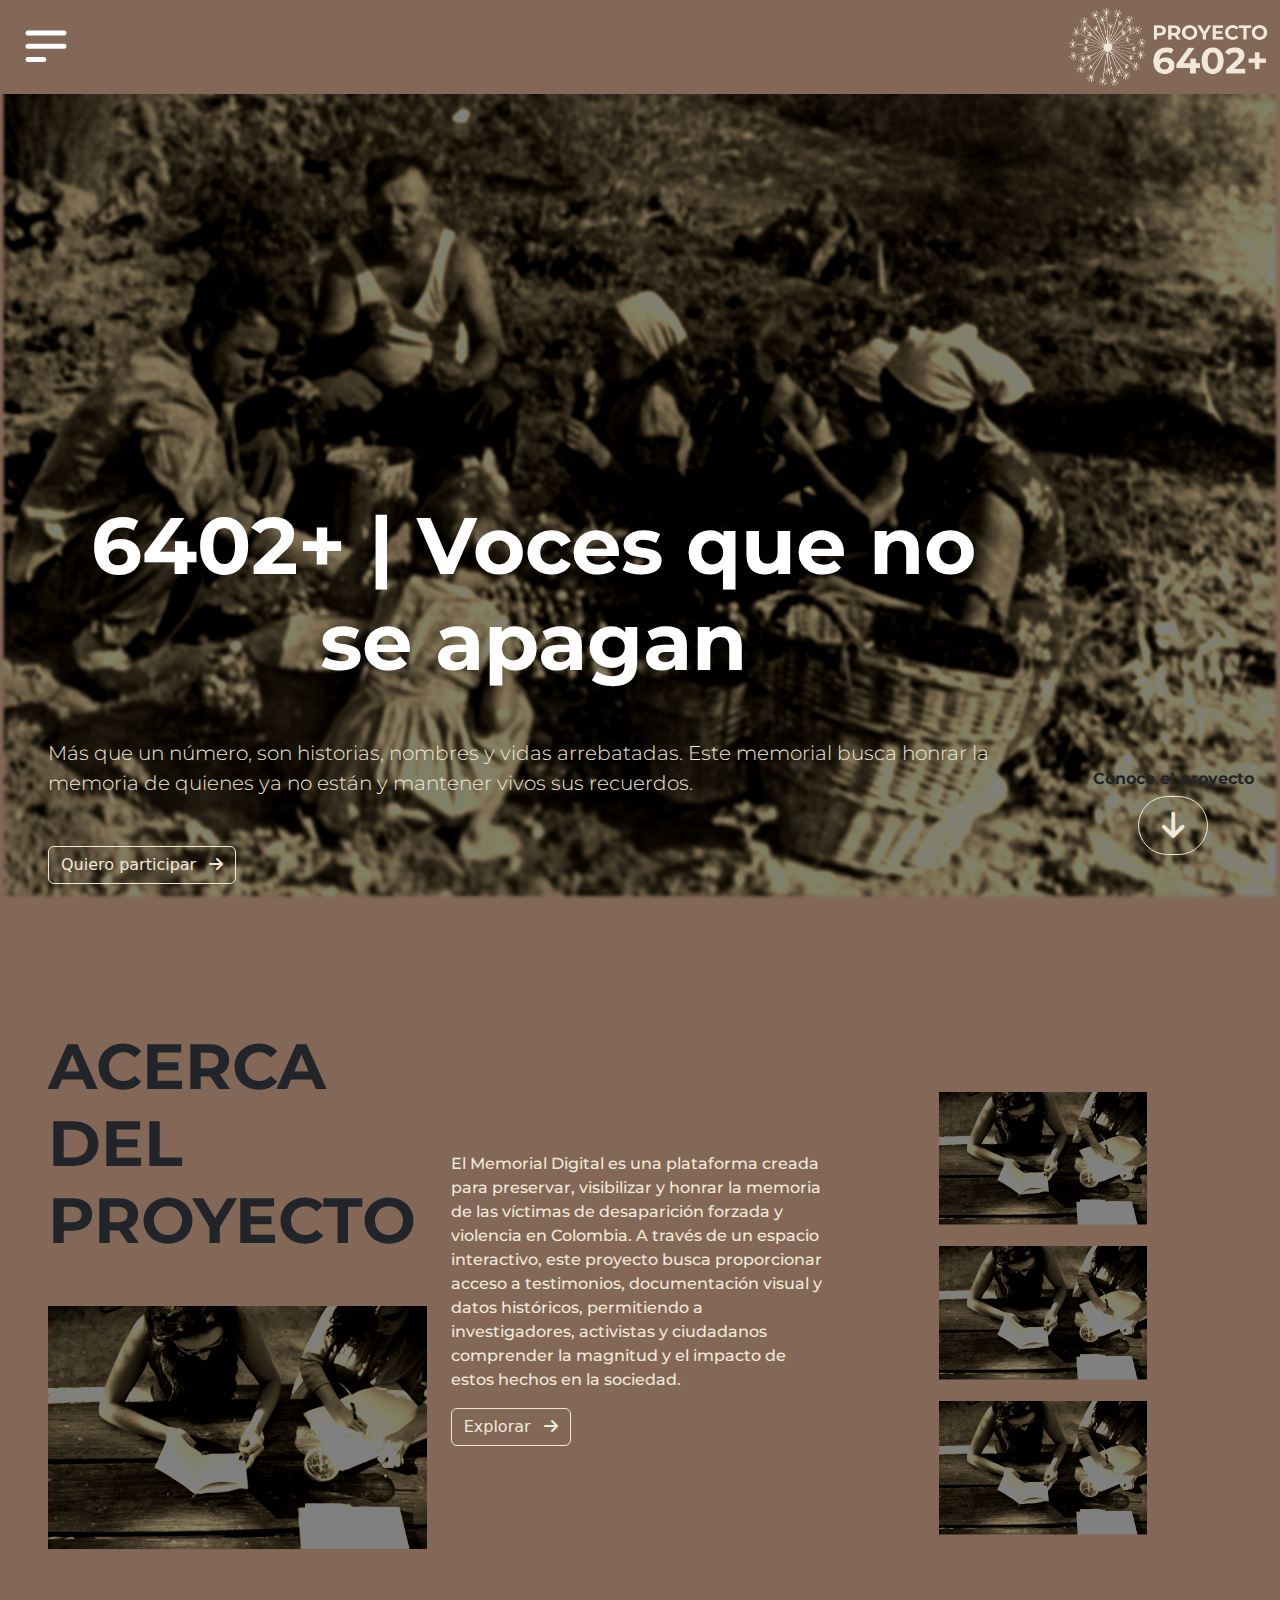
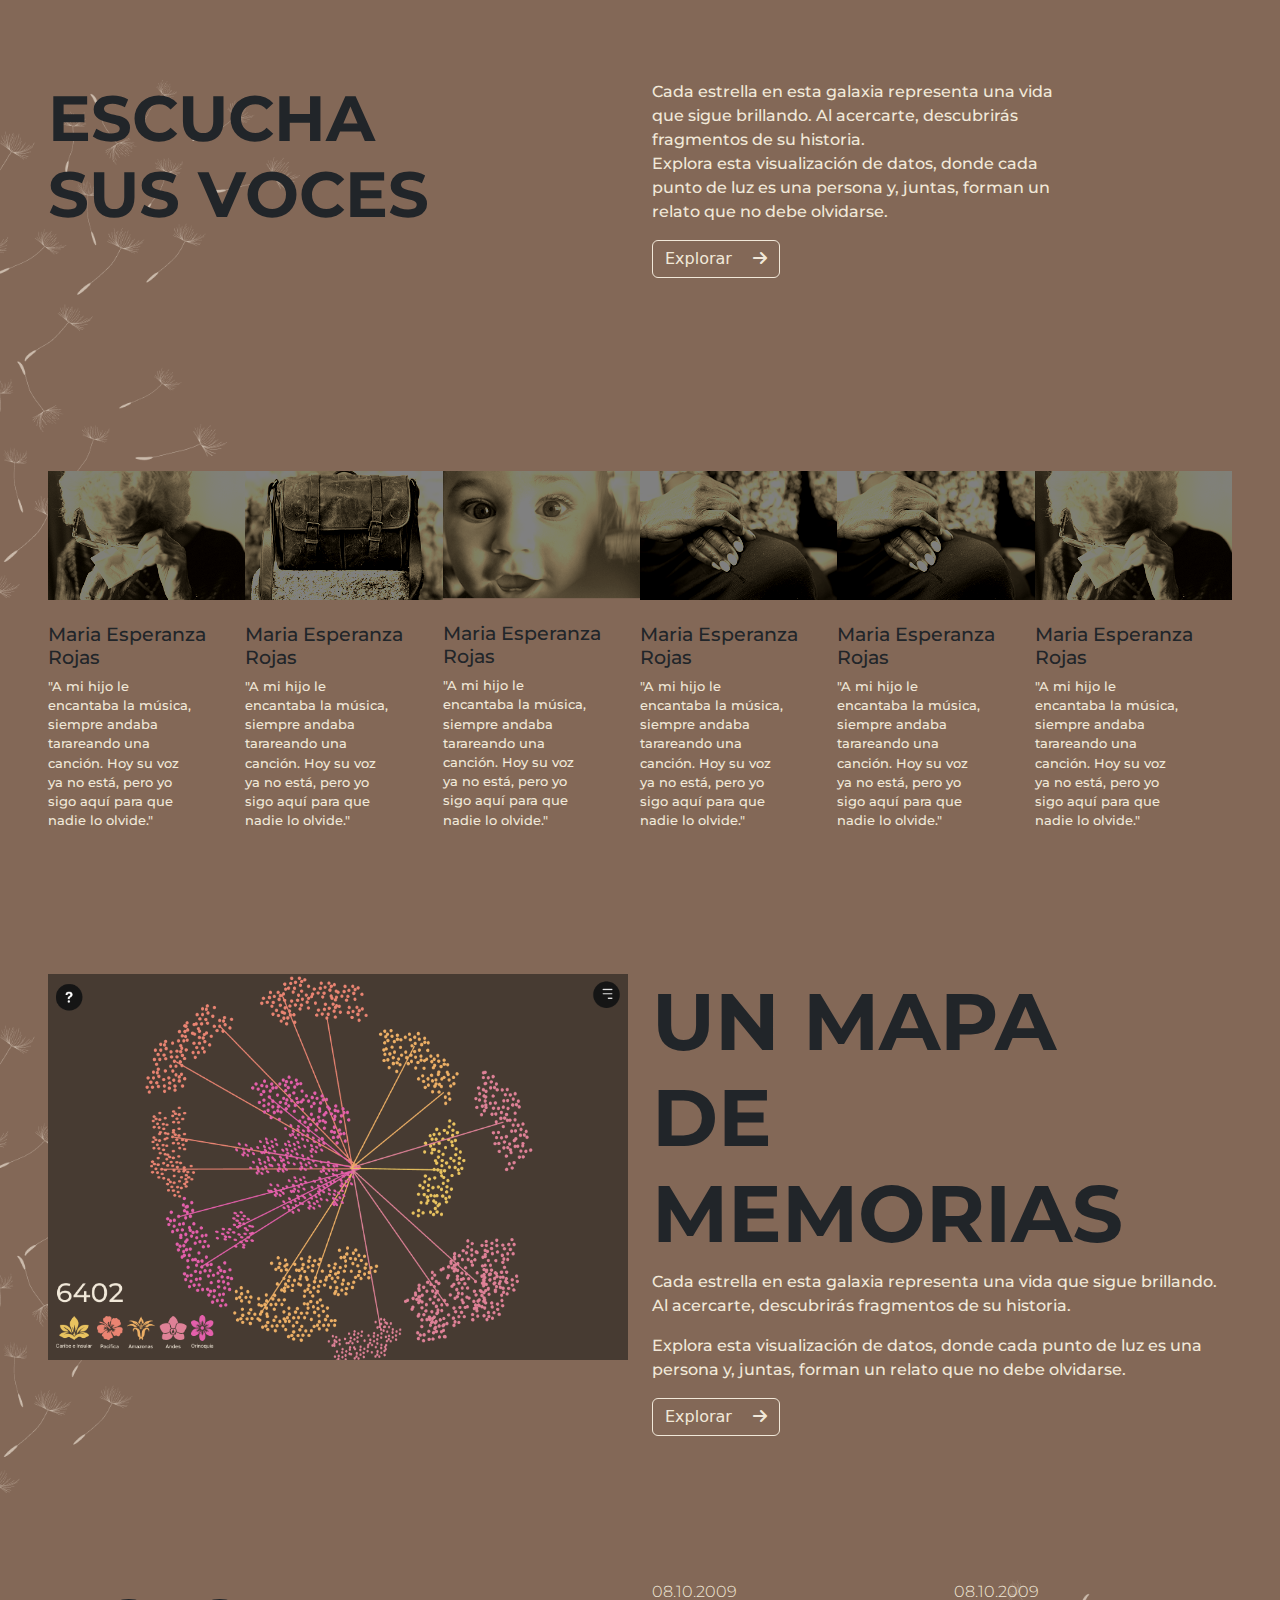
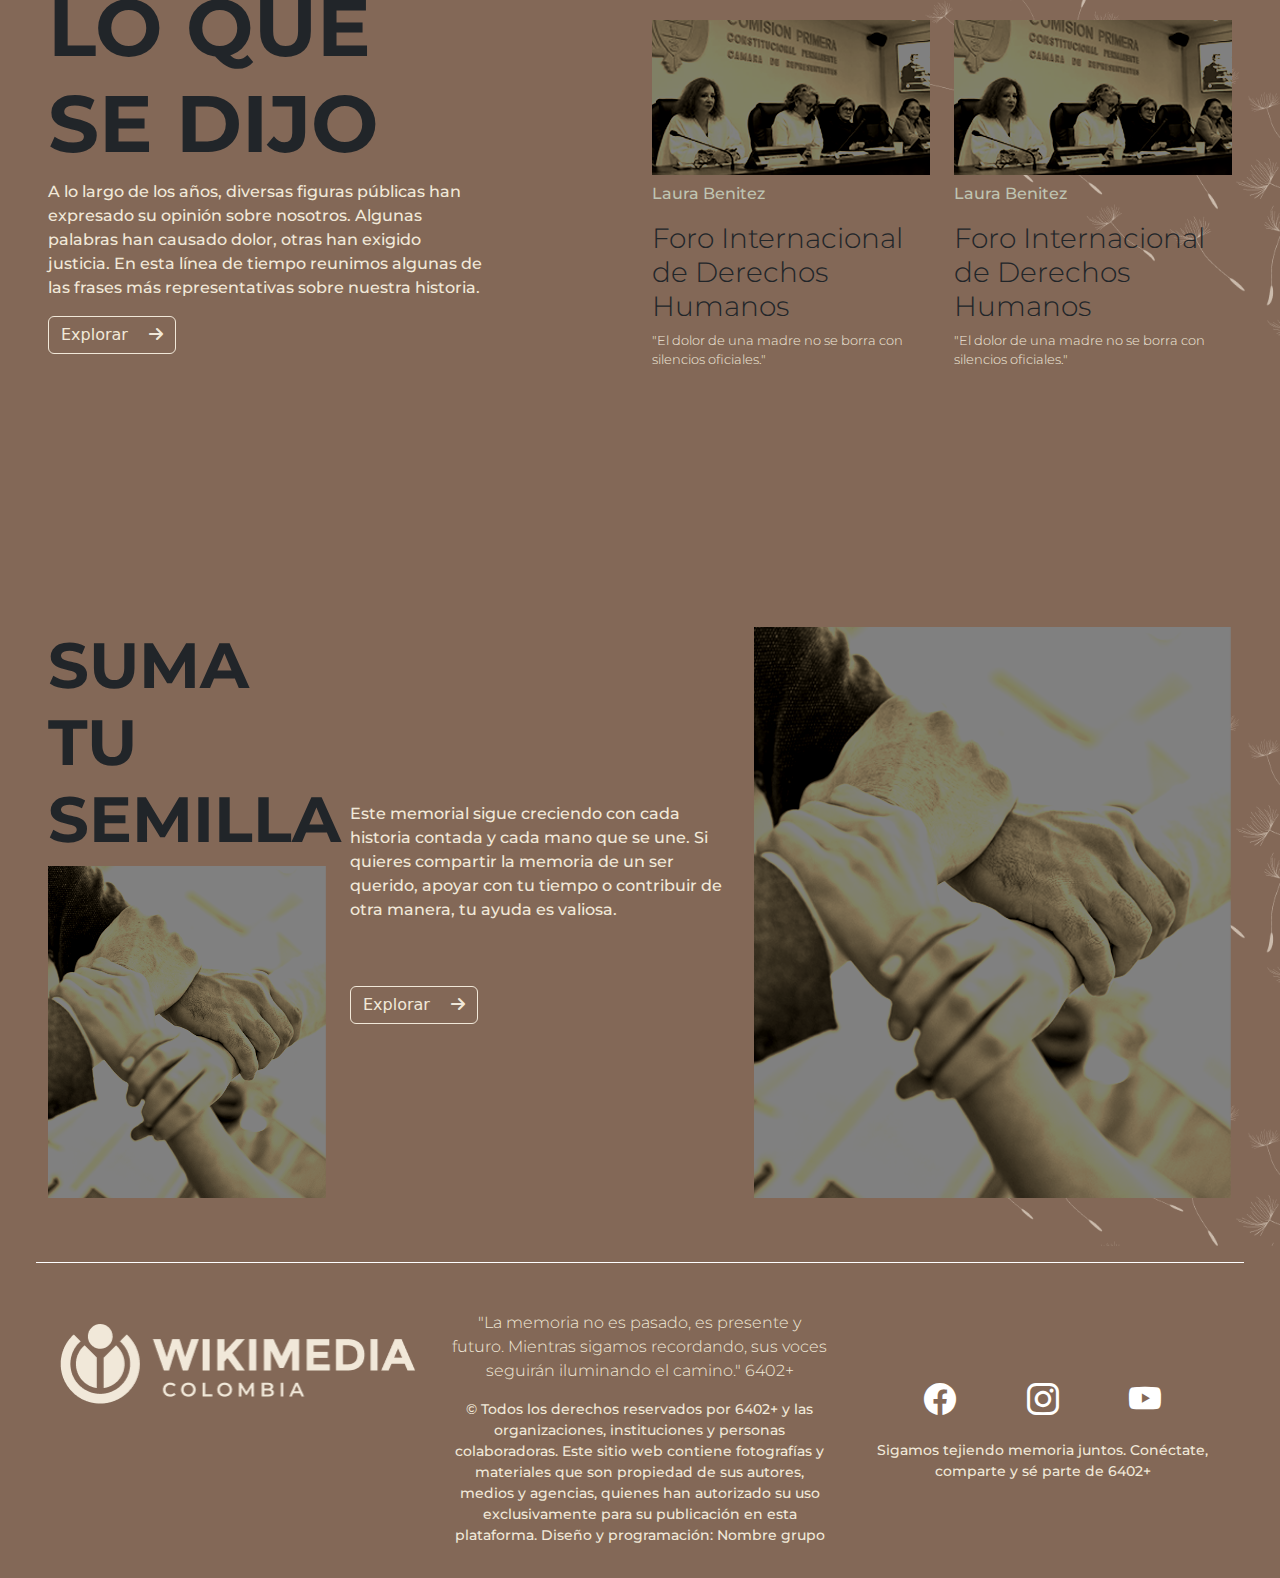
<file: index.html>
<!DOCTYPE html>
<html lang="es">
<head>
    <meta charset="UTF-8">
    <meta name="viewport" content="width=device-width, initial-scale=1.0">
    <title>6042+</title>
    <link rel="stylesheet" href="Css/styles.css">
    <link rel="stylesheet" href="https://cdn.jsdelivr.net/npm/bootstrap@5.2.3/dist/css/bootstrap.min.css">
    <link href="https://cdn.jsdelivr.net/npm/bootstrap-icons/font/bootstrap-icons.css" rel="stylesheet">
    <link rel="stylesheet" href="https://cdnjs.cloudflare.com/ajax/libs/font-awesome/6.0.0-beta3/css/all.min.css">
    <link rel="preconnect" href="https://fonts.googleapis.com">
    <link rel="preconnect" href="https://fonts.gstatic.com" crossorigin>
    <link href="https://fonts.googleapis.com/css2?family=Montserrat:ital,wght@0,100..900;1,100..900&family=Poppins:ital,wght@0,100;0,200;0,300;0,400;0,500;0,600;0,700;0,800;0,900;1,100;1,200;1,300;1,400;1,500;1,600;1,700;1,800;1,900&display=swap" rel="stylesheet">

    

</head>
<body id="ColorBody">
    <!-- Menú de navegación con Offcanvas -->
    

    <!-- Contenido principal -->
      <!-- VIDEO Home Video Inicio -->
    <section class="principal" >
        <div class="Fondo ImgMouse">

          <img src="Img/imgPrincipal.png" alt="" class="img-fluid" >

        </div>
        <div class="container-fluid text-overlay" >
          <div class="row">
            <div class=" col-12 col-md-10 Vinicial d-flex flex-column  align-items-md-start  justify-content-center text-white text-center p-md-5">
              <h1 class="fw-bold mb-3 mb-md-5 letraGrande" >6402+ | Voces que no se apagan</h1>
              <p class="lead w-100 w-md-75 w mb-3 mb-md-5 text-start  ">Más que un número, son historias, nombres y vidas arrebatadas. Este memorial busca honrar la memoria de quienes ya no están y mantener vivos sus recuerdos.</p>
              <a href="formulario.html" id="hoverBotones"  type="button " class="btn btn-outline-light  ">Quiero participar <i class="fas fa-arrow-right ms-2"></i>
              </a>
            </div>
            <div class=" col-12 col-md-2 d-flex flex-column justify-content-center align-items-center ">
              <h3 class="fw-bold letraPequeña">Conoce el proyecto</h3>
              <div>
                <a href="#InicioProyecto" id="btnRedondo" type="button " class="btn btn-outline-light  "><i class="fas fa-arrow-down"></i>
                </a>

              </div>
             
            </div>
          </div>
        </div>
        
    </section>
     <!-- Seccion Uno Home Video Inicio -->
    <section id="InicioProyecto" class="margenSection">
      <div class="container-fluid px-5">
        <div class="row mt-5 ">
          <div class="col-12  col-md-4 d-flex flex-column justify-content-center">
            <h2 class=" txtSectionDos fw-bold mb-5">ACERCA DEL PROYECTO</h2>
            <img src="Img/proyecto.png" alt="" class="img-fluid ImgMouse">
          </div>
          <div class=" col-12 col-md-4 d-flex flex-column justify-content-center align-items-start">
            <p class="mt-5">El Memorial Digital es una plataforma creada para preservar, visibilizar y honrar la memoria de las víctimas de desaparición forzada y violencia en Colombia. 
              A través de un espacio interactivo, este proyecto busca proporcionar acceso a testimonios, documentación visual y datos históricos, permitiendo a investigadores, activistas y ciudadanos comprender la magnitud y el impacto de estos hechos en la sociedad.
            </p>
            <div>
              <a href="creditos.html"id="hoverBotones" type="button " class="btn btn-outline-light">Explorar <i class="fas fa-arrow-right ms-2"></i>
              </a>
            </div>
          </div>
          <div class="col-12 col-md-4 d-flex flex-column justify-content-center mt-5 ">
            <img src="Img/proyecto.png" alt="" class="img-fluid proyectoImg ImgMouse">
            <img src="Img/proyecto.png" alt="" class="img-fluid proyectoImg ImgMouse">
            <img src="Img/proyecto.png" alt="" class="img-fluid proyectoImg ImgMouse">

          </div>
        </div>
      </div>
    </section>
    
    <!-- Seccion TESTIMONIOS -->
    <section class="margenSection" >
      <div class="container-fluid px-5 ">
        <div class="FondoDleon">
          <img src="Img/Dleon.png" alt="" class="img-fluid Dleon-img">
        </div>
        <div class="row row-cols-2 mt-5 ">
          <div class="col-12 col-md-6">
            <h2 class=" tituloTres fw-bold w-75">ESCUCHA SUS VOCES</h2>
          </div>
          <div class="col-12 col-md-6 flex-column justify-content-center align-items-start">
            <p class="w-75">Cada estrella en esta galaxia representa una vida que sigue brillando. Al acercarte, descubrirás fragmentos de su historia.<br>Explora esta visualización de datos, donde cada punto de luz es una persona y, juntas, forman un relato que no debe olvidarse. 
            </p>
            <div>
              <a href="testimonios.html"  type="button " id="hoverBotones" class="btn btn-outline-light" >Explorar <i class="fas fa-arrow-right ms-3"></i>
              </a> 
            </div>
                
          </div>
        
        </div>
        <div class="row mt-5">
          <div class="d-flex flex-wrap flex-md-row flex-column align-items-md-start">
            <div class="col-12  col-sm-6 col-md-4 col-lg-2 d">
              <a href="testimonios.html" class="link-hover ">
                <div class="contenedor-img">
                  <img src="Img/abuela.png " alt="" class="img-fluid ImgMouse">
                  <p class="texto-hover">Explorar</p>

                </div>
             
              </a>
              <h3 class="txtSectionTres mt-3">Maria Esperanza Rojas</h3>
              <p class="parrafoTres w-75">"A mi hijo le encantaba la música, siempre andaba tarareando una canción. Hoy su voz ya no está, pero yo sigo aquí para que nadie lo olvide."</p>
            </div>
            <div class="col-12  col-sm-6 col-md-4 col-lg-2">
              <a href="testimonios.html" class="link-hover ">
                <div class="contenedor-img">
                  <img src="Img/maleta.png" alt="" class="img-fluid ImgMouse">
                  <p class="texto-hover">Explorar</p>

                </div>
             
              </a>
              <h3 class="txtSectionTres mt-3">Maria Esperanza Rojas</h3>
              <p class="parrafoTres w-75">"A mi hijo le encantaba la música, siempre andaba tarareando una canción. Hoy su voz ya no está, pero yo sigo aquí para que nadie lo olvide."</p>
            </div>
            <div class="col-12  col-sm-6 col-md-4 col-lg-2">
              <a href="testimonios.html" class="link-hover ">
                <div class="contenedor-img">
                  <img src="Img/bebe.png " alt="" class="img-fluid ImgMouse">
                  <p class="texto-hover">Explorar</p>

                </div>
             
              </a>
              <h3 class="txtSectionTres mt-3">Maria Esperanza Rojas</h3>
              <p class="parrafoTres w-75">"A mi hijo le encantaba la música, siempre andaba tarareando una canción. Hoy su voz ya no está, pero yo sigo aquí para que nadie lo olvide."</p>
            </div>
            <div class="col-12  col-sm-6 col-md-4 col-lg-2">
              <a href="testimonios.html" class="link-hover ">
                <div class="contenedor-img">
                  <img src="Img/manos.png " alt="" class="img-fluid ImgMouse">
                  <p class="texto-hover">Explorar</p>

                </div>
             
              </a>
              <h3 class="txtSectionTres mt-3">Maria Esperanza Rojas</h3>
              <p class="parrafoTres w-75">"A mi hijo le encantaba la música, siempre andaba tarareando una canción. Hoy su voz ya no está, pero yo sigo aquí para que nadie lo olvide."</p>
            </div>
            <div class="col-12  col-sm-6 col-md-4 col-lg-2">
              <a href="testimonios.html" class="link-hover ">
                <div class="contenedor-img">
                  <img src="Img/manos.png" alt="" class="img-fluid ImgMouse">
                  <p class="texto-hover">Explorar</p>

                </div>
             
              </a>
              <h3 class="txtSectionTres mt-3">Maria Esperanza Rojas</h3>
              <p class="parrafoTres w-75">"A mi hijo le encantaba la música, siempre andaba tarareando una canción. Hoy su voz ya no está, pero yo sigo aquí para que nadie lo olvide."</p>
            </div>
            <div class="col-12  col-sm-6 col-md-4 col-lg-2">
              <a href="testimonios.html" class="link-hover ">
                <div class="contenedor-img">
                  <img src="Img/abuela.png " alt="" class="img-fluid ImgMouse">
                  <p class="texto-hover">Explorar</p>

                </div>
             
              </a>
              <h3 class="txtSectionTres mt-3">Maria Esperanza Rojas</h3>
              <p class="parrafoTres w-75">"A mi hijo le encantaba la música, siempre andaba tarareando una canción. Hoy su voz ya no está, pero yo sigo aquí para que nadie lo olvide."</p>
            </div>
  
          </div>

        </div>

      </div>
    </section>

    <!-- Seccion DataVis -->

    <section class="margenSection">
      <div class="container-fluid px-5">
        <div class="FondoDleon">
          <img src="Img/Dleon.png" alt="" class="img-fluid Dleon-img">
        </div>
        <div class="row mt-5">
          
          <div class="col-12 col-md-6">
            <img src="Img/DataViz.png" alt="" class="img-fluid imgData">
          </div>
          <div class="col-12 col-md-6 d-flex flex-column align-items-start justify-content-around">
            <h2 class="fw-bold txtSectionData w-75">UN MAPA DE MEMORIAS</h2>
            <p>Cada estrella en esta galaxia representa una vida que sigue brillando. Al acercarte, descubrirás fragmentos de su historia.</p>
            <p>Explora esta visualización de datos, donde cada punto de luz es una persona y, juntas, forman un relato que no debe olvidarse.</p>
            <a href="https://nidumar.itch.io/6402" type="button " id="hoverBotones"  class="btn btn-outline-light mb-3">Explorar <i class="fas fa-arrow-right ms-3"></i>
            </a>
          </div>

        </div>

      </div>
    </section>
    <!-- Seccion Periodistas -->
    <section class="margenSection">

      <div class="container-fluid px-5">
        <div class="FondoDleonDos">
          <img src="Img/DleonDos.png" alt="" class="img-fluid Dleon-img">
        </div>
        <div class="row">
          <div class="col-12 col-md-6 w-80">
            <h2 class=" txtSectionPeriodistas fw-bold w-75">LO QUE SE DIJO</h2>
            <p class="w-75">A lo largo de los años, diversas figuras públicas han expresado su opinión sobre nosotros. Algunas palabras han causado dolor, otras han exigido justicia. En esta línea de tiempo reunimos algunas de las frases más representativas sobre nuestra historia.</p>
            <a href="prensa.html" type="button " id="hoverBotones" class="btn btn-outline-light">Explorar <i class="fas fa-arrow-right ms-3"></i>
            </a>
          </div>
          
          <div class="col-12 col-md-3 ">
            <p class="fw-light">08.10.2009</p>
            <a href="prensa.html" class="link-hover ">
              <div class="contenedor-img">
                <img src="Img/imgperiodistas.png" alt="" class="img-fluid ImgMouse">
                <p class="texto-hover">Explorar</p>

              </div>
           
            </a>
            <p class="CuadroP">Laura Benitez</p>
            <h3 class="fw-light ">Foro Internacional de Derechos Humanos</h3>
            <p class="fw-light" style="font-size: 0.8rem;">"El dolor de una madre no se borra con silencios oficiales."</p>
          </div>
          <div class="col-12 col-md-3">
            <p class="fw-light">08.10.2009</p>
            <a href="prensa.html" class="link-hover ">
              <div class="contenedor-img">
                <img src="Img/imgperiodistas.png" alt="" class="img-fluid ImgMouse">
                <p class="texto-hover">Explorar</p>

              </div>
           
            </a>
            <p class="CuadroP">Laura Benitez</p>
            <h3 class="fw-light">Foro Internacional de Derechos Humanos</h3>
            <p class="fw-light" style="font-size: 0.8rem;">"El dolor de una madre no se borra con silencios oficiales."</p>
          </div>
          

        </div>
      </div>

    </section>

    <!-- Seccion Periodistas -->
     <section class="margenSection">
      <div class="container-fluid px-5">
        <div class="FondoDleonDos">
          <img src="Img/DleonDos.png" alt="" class="img-fluid Dleon-img">
          <img src="Img/DleonDos.png" alt="" class="img-fluid Dleon-img">
        </div>
        <div class="row mb-5">
          
          <div class="col-12 col-md-3">
            <h2 class="txtSectionDos fw-bold">SUMA TU SEMILLA</h2>
            <img src="Img/sumaraccion.png" alt="" class="img-fluid imSemilla ImgMouse">
          </div>
          <div class="col-12 col-md-4  d-flex flex-column justify-content-center align-items-start">
            <p class="mt-5">Este memorial sigue creciendo con cada historia contada y cada mano que se une. Si quieres compartir la memoria de un ser querido, apoyar con tu tiempo o contribuir de otra manera, tu ayuda es valiosa.</p>
          <a href="formulario.html" id="hoverBotones" btype="button " class="btn btn-outline-light mt-5 mb-5">Explorar <i class="fas fa-arrow-right ms-3"></i>
          </a>
          </div>
          <div class="col-12 col-md-5 d-flex justify-content-center">
            <img src="Img/sumaraccion.png" alt="" class="img-fluid imgSemillaDos ImgMouse">
          </div>
        </div>
      </div>
     </section>
    <!-- Footer -->


    <!-- Scripts de Bootstrap -->
    <script src="Js/footer.js"></script>
    <script src="https://cdn.jsdelivr.net/npm/bootstrap@5.2.3/dist/js/bootstrap.bundle.min.js"></script>
    <script src="Js/menu.js"></script>
</body>
</html>
</file>
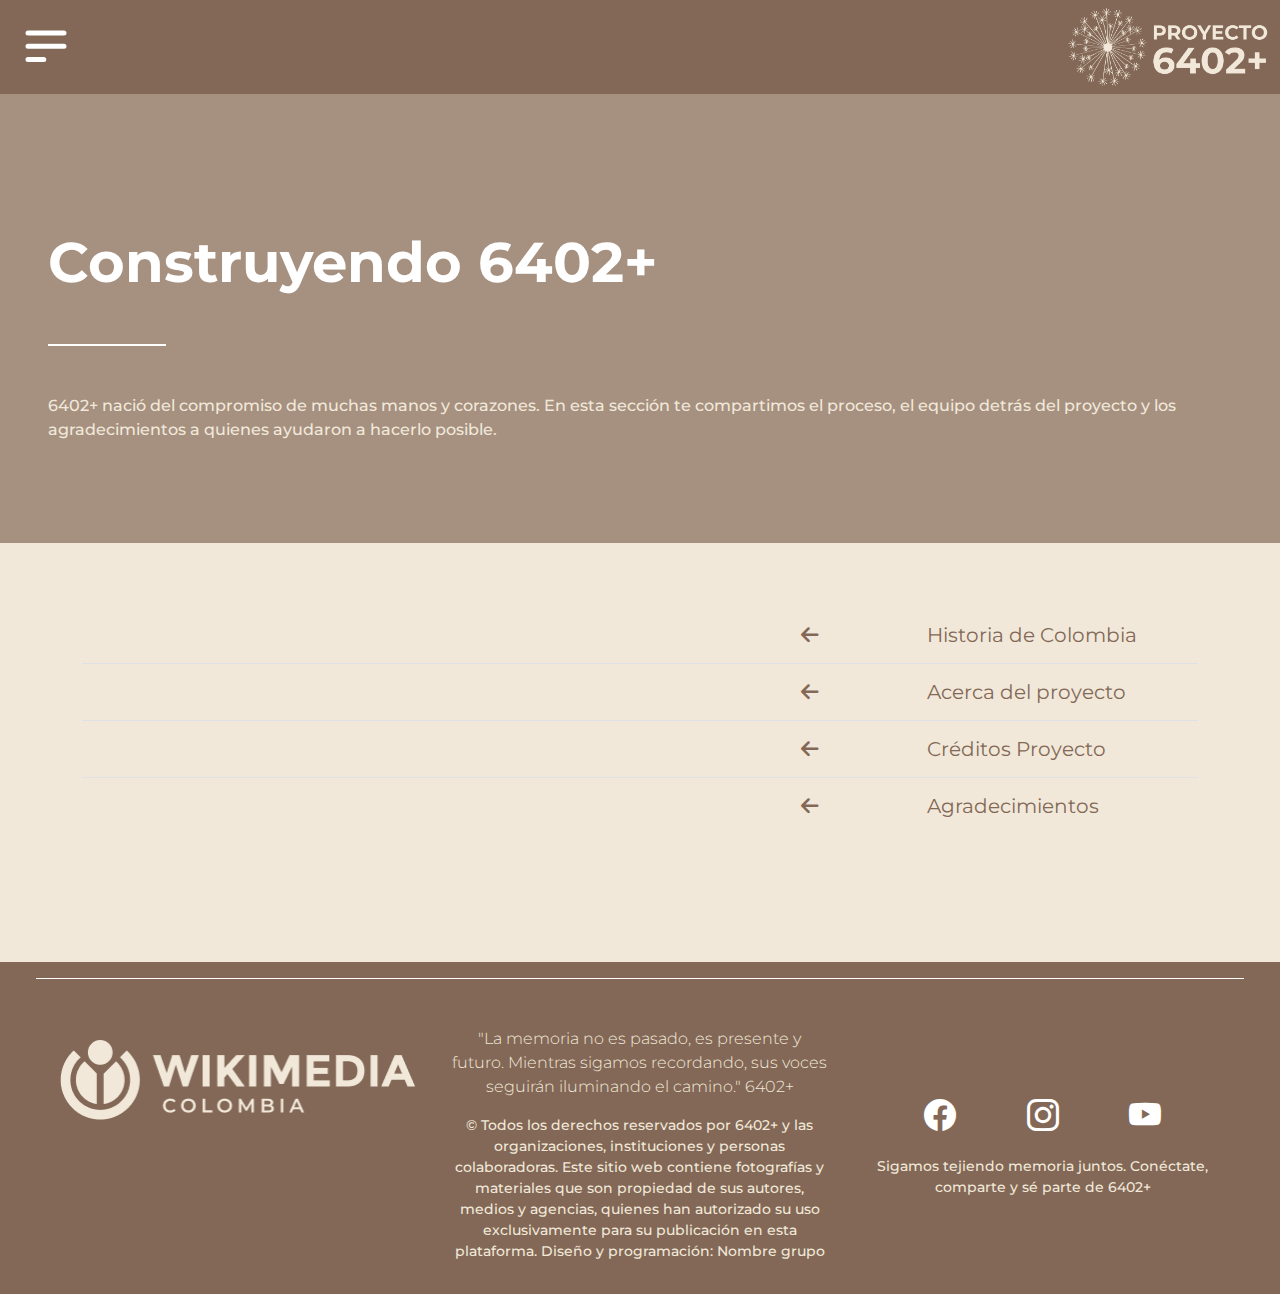
<file: creditos.html>
<!DOCTYPE html>
<html lang="es">
<head>
    <meta charset="UTF-8">
    <meta name="viewport" content="width=device-width, initial-scale=1.0">
    <title>6042+</title>
    <link rel="stylesheet" href="Css/styles.css">
    <link rel="stylesheet" href="https://cdn.jsdelivr.net/npm/bootstrap@5.2.3/dist/css/bootstrap.min.css">
    <link href="https://cdn.jsdelivr.net/npm/bootstrap-icons/font/bootstrap-icons.css" rel="stylesheet">
    <link rel="stylesheet" href="https://cdnjs.cloudflare.com/ajax/libs/font-awesome/6.0.0-beta3/css/all.min.css">
    <link rel="preconnect" href="https://fonts.googleapis.com">
    <link rel="preconnect" href="https://fonts.gstatic.com" crossorigin>
    <link href="https://fonts.googleapis.com/css2?family=Montserrat:ital,wght@0,100..900;1,100..900&family=Poppins:ital,wght@0,100;0,200;0,300;0,400;0,500;0,600;0,700;0,800;0,900;1,100;1,200;1,300;1,400;1,500;1,600;1,700;1,800;1,900&display=swap" rel="stylesheet">

    

</head>
<body id="ColorBody2">
    <section class="ColorTestimonio" >
        
        <div class="container-fluid px-5" >
          <div class="row mt-5">
            <div class="col-12 text-white" style="margin-top: 15%;">
                <h1 class="display-4 fw-bold mb-3 mb-md-5 ">Construyendo 6402+</h1>
                <div class="lineaPrensa"></div>
                <div>
                    <p class="mt-5">6402+ nació del compromiso de muchas manos y corazones. En esta sección te compartimos el proceso, el equipo detrás del proyecto y los agradecimientos a quienes ayudaron a hacerlo posible.</p>
                </div>
            </div>
            
          </div>
        </div>
        
    </section>
    <section class="margenCreditos">
      <div class="container">
        <div class="accordion accordion-flush justify-content-center" id="accordionFlushExample">
          <div class="accordion-item ">
            <h2 class="accordion-header">
              <button class="accordion-button collapsed "  type="button" data-bs-toggle="collapse" data-bs-target="#flush-collapseOne" aria-expanded="false" aria-controls="flush-collapseOne">
                Historia de Colombia
                
              </button>
              
            </h2>
            <div id="flush-collapseOne" class="accordion-collapse collapse" data-bs-parent="#accordionFlushExample">
              
              <div class="accordion-body">

                <p style="color: black;">Lorem ipsum dolor sit amet, consectetur adipiscing elit. Nunc ut justo pellentesque massa commodo scelerisque eu non libero. Morbi id felis quam. Donec ac mauris vitae arcu interdum laoreet eget a elit. In at imperdiet nibh, et dapibus nulla. Nulla facilisi. Sed congue sem ante, ac commodo magna vulputate eget. Maecenas sit amet facilisis magna, at finibus enim. Cras imperdiet pretium nunc, ut condimentum lorem vehicula id. Ut dolor nulla, sodales et lorem et, hendrerit vulputate nunc. Aenean eget porttitor nulla. Mauris varius velit nec volutpat mattis. Nulla facilisi. Vivamus hendrerit justo eget eros tempor lobortis.

                  Donec dui mi, vestibulum non nunc a, congue malesuada lectus. Nulla vel volutpat risus. In semper condimentum imperdiet. Sed laoreet lorem in enim viverra, vitae porta ipsum pulvinar. Suspendisse in nibh tincidunt, faucibus nisl vitae, feugiat nisl. Interdum et malesuada fames ac ante ipsum primis in faucibus. Proin suscipit mollis ligula sollicitudin cursus. Praesent venenatis libero ac odio dictum suscipit. Maecenas euismod scelerisque pulvinar. Vivamus sit amet convallis urna. Sed a elit semper, cursus risus eget, volutpat libero.
                </p>
                <img src="Img/imgperiodistas.png" alt="" class="img-fluid ">
              
              </div>
            </div>
          </div>
          <div class="accordion-item">
            <h2 class="accordion-header">
              <button class="accordion-button collapsed" type="button" data-bs-toggle="collapse" data-bs-target="#flush-collapseTwo" aria-expanded="false" aria-controls="flush-collapseTwo">
                Acerca del proyecto
              </button>
            </h2>
            <div id="flush-collapseTwo" class="accordion-collapse collapse" data-bs-parent="#accordionFlushExample">
              <div class="accordion-body">
                <p style="color: black;">Lorem ipsum dolor sit amet, consectetur adipiscing elit. Nunc ut justo pellentesque massa commodo scelerisque eu non libero. Morbi id felis quam. Donec ac mauris vitae arcu interdum laoreet eget a elit. In at imperdiet nibh, et dapibus nulla. Nulla facilisi. Sed congue sem ante, ac commodo magna vulputate eget. Maecenas sit amet facilisis magna, at finibus enim. Cras imperdiet pretium nunc, ut condimentum lorem vehicula id. Ut dolor nulla, sodales et lorem et, hendrerit vulputate nunc. Aenean eget porttitor nulla. Mauris varius velit nec volutpat mattis. Nulla facilisi. Vivamus hendrerit justo eget eros tempor lobortis.

                  Donec dui mi, vestibulum non nunc a, congue malesuada lectus. Nulla vel volutpat risus. In semper condimentum imperdiet. Sed laoreet lorem in enim viverra, vitae porta ipsum pulvinar. Suspendisse in nibh tincidunt, faucibus nisl vitae, feugiat nisl. Interdum et malesuada fames ac ante ipsum primis in faucibus. Proin suscipit mollis ligula sollicitudin cursus. Praesent venenatis libero ac odio dictum suscipit. Maecenas euismod scelerisque pulvinar. Vivamus sit amet convallis urna. Sed a elit semper, cursus risus eget, volutpat libero.
                </p>
                <img src="Img/imgperiodistas.png" alt="" class="img-fluid ">
              </div>
            </div>
          </div>
          <div class="accordion-item">
            <h2 class="accordion-header">
              <button class="accordion-button collapsed" type="button" data-bs-toggle="collapse" data-bs-target="#flush-collapseThree" aria-expanded="false" aria-controls="flush-collapseThree">
                Créditos Proyecto
              </button>
            </h2>
            <div id="flush-collapseThree" class="accordion-collapse collapse" data-bs-parent="#accordionFlushExample">
              <div class="accordion-body">
                <p style="color: black;">Lorem ipsum dolor sit amet, consectetur adipiscing elit. Nunc ut justo pellentesque massa commodo scelerisque eu non libero. Morbi id felis quam. Donec ac mauris vitae arcu interdum laoreet eget a elit. In at imperdiet nibh, et dapibus nulla. Nulla facilisi. Sed congue sem ante, ac commodo magna vulputate eget. Maecenas sit amet facilisis magna, at finibus enim. Cras imperdiet pretium nunc, ut condimentum lorem vehicula id. Ut dolor nulla, sodales et lorem et, hendrerit vulputate nunc. Aenean eget porttitor nulla. Mauris varius velit nec volutpat mattis. Nulla facilisi. Vivamus hendrerit justo eget eros tempor lobortis.

                  Donec dui mi, vestibulum non nunc a, congue malesuada lectus. Nulla vel volutpat risus. In semper condimentum imperdiet. Sed laoreet lorem in enim viverra, vitae porta ipsum pulvinar. Suspendisse in nibh tincidunt, faucibus nisl vitae, feugiat nisl. Interdum et malesuada fames ac ante ipsum primis in faucibus. Proin suscipit mollis ligula sollicitudin cursus. Praesent venenatis libero ac odio dictum suscipit. Maecenas euismod scelerisque pulvinar. Vivamus sit amet convallis urna. Sed a elit semper, cursus risus eget, volutpat libero.
                </p>
                <img src="Img/imgperiodistas.png" alt="" class="img-fluid ">
              </div>
            </div>
          </div>
          <div class="accordion-item ">
            <h2 class="accordion-header">
              <button class="accordion-button collapsed" type="button" data-bs-toggle="collapse" data-bs-target="#flush-collapseFour" aria-expanded="false" aria-controls="flush-collapseFour">
                Agradecimientos
              </button>
            </h2>
            <div id="flush-collapseFour" class="accordion-collapse collapse" data-bs-parent="#accordionFlushExample">
              <div class="accordion-body">
                <p style="color: black;">Lorem ipsum dolor sit amet, consectetur adipiscing elit. Nunc ut justo pellentesque massa commodo scelerisque eu non libero. Morbi id felis quam. Donec ac mauris vitae arcu interdum laoreet eget a elit. In at imperdiet nibh, et dapibus nulla. Nulla facilisi. Sed congue sem ante, ac commodo magna vulputate eget. Maecenas sit amet facilisis magna, at finibus enim. Cras imperdiet pretium nunc, ut condimentum lorem vehicula id. Ut dolor nulla, sodales et lorem et, hendrerit vulputate nunc. Aenean eget porttitor nulla. Mauris varius velit nec volutpat mattis. Nulla facilisi. Vivamus hendrerit justo eget eros tempor lobortis.

                  Donec dui mi, vestibulum non nunc a, congue malesuada lectus. Nulla vel volutpat risus. In semper condimentum imperdiet. Sed laoreet lorem in enim viverra, vitae porta ipsum pulvinar. Suspendisse in nibh tincidunt, faucibus nisl vitae, feugiat nisl. Interdum et malesuada fames ac ante ipsum primis in faucibus. Proin suscipit mollis ligula sollicitudin cursus. Praesent venenatis libero ac odio dictum suscipit. Maecenas euismod scelerisque pulvinar. Vivamus sit amet convallis urna. Sed a elit semper, cursus risus eget, volutpat libero.
                </p>
                <img src="Img/imgperiodistas.png" alt="" class="img-fluid ">
              </div>
            </div>
          </div>
        </div>

      </div>
    </section>

    <!-- Footer -->


    <!-- Scripts de Bootstrap -->
   
    <script src="Js/footer.js"></script>
    <script src="Js/dinamic.js"></script>
    <script src="https://cdn.jsdelivr.net/npm/bootstrap@5.2.3/dist/js/bootstrap.bundle.min.js"></script>
    <script src="Js/menu.js"></script>
</body>
</html>
</file>
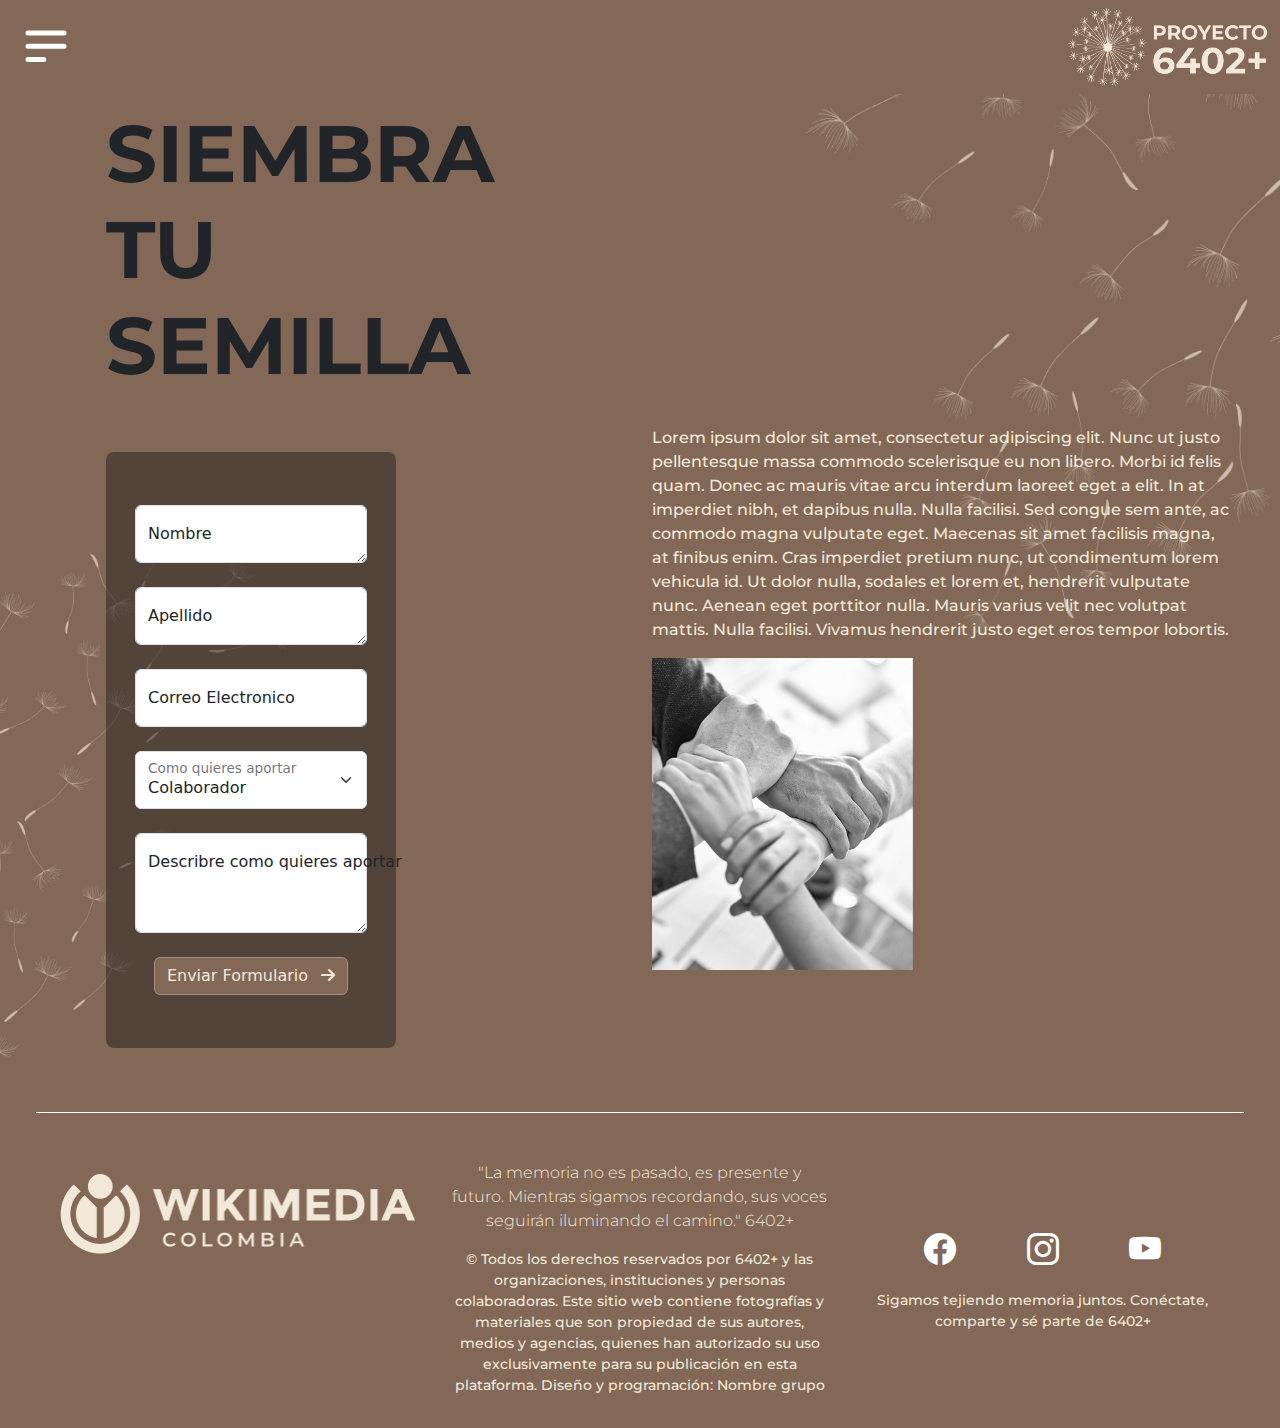
<file: formulario.html>
<!DOCTYPE html>
<html lang="es">
<head>
    <meta charset="UTF-8">
    <meta name="viewport" content="width=device-width, initial-scale=1.0">
    <title>6042+</title>
    <link rel="stylesheet" href="Css/styles.css">
    <link rel="stylesheet" href="https://cdn.jsdelivr.net/npm/bootstrap@5.2.3/dist/css/bootstrap.min.css">
    <link href="https://cdn.jsdelivr.net/npm/bootstrap-icons/font/bootstrap-icons.css" rel="stylesheet">
    <link rel="stylesheet" href="https://cdnjs.cloudflare.com/ajax/libs/font-awesome/6.0.0-beta3/css/all.min.css">
    <link rel="preconnect" href="https://fonts.googleapis.com">
    <link rel="preconnect" href="https://fonts.gstatic.com" crossorigin>
    <link href="https://fonts.googleapis.com/css2?family=Montserrat:ital,wght@0,100..900;1,100..900&family=Poppins:ital,wght@0,100;0,200;0,300;0,400;0,500;0,600;0,700;0,800;0,900;1,100;1,200;1,300;1,400;1,500;1,600;1,700;1,800;1,900&display=swap" rel="stylesheet">

    

</head>
<body id="ColorBody3">

    <section >
        <div class="container-fluid px-5">
            <div class="FondoDleonForm">
                <img src="Img/Dleon.png" alt="" class="img-fluid Dleon-imgForm">
            </div>
            <div class="FondoDleonFormDos">
                <img src="Img/DleonTres.png" alt="" class="img-fluid Dleon-imgForm">
            </div>
            <div class="row mb-5">
                <div class="col-12 col-md-6 mt-5">
                    <h2 class="fw-bold txtSemilla">SIEMBRA TU SEMILLA</h2>
                    <form  class="form-floating fondoForm  ">
                        
                        <!-- Nombre input -->
                        <div class="form-floating mt-4">
                            <textarea class="form-control" placeholder="Leave a comment here" id="Nombre"></textarea>
                            <label for="Nombre">Nombre</label>
                        </div>
                        <!-- Apellido Input -->
                        <div class="form-floating mt-4">
                            <textarea class="form-control" placeholder="Leave a comment here" id="Apellido"></textarea>
                            <label for="Apellido">Apellido</label>
                        </div>
                        
                        <!-- Email input -->
                        <div class="form-floating mt-4">
                            <input type="email" class="form-control" id="Email" placeholder="name@example.com">
                            <label for="Email">Correo Electronico</label>
                        </div>
                    
                       <!-- Filtro  -->
                       <div class="form-floating mt-4">
                        <select class="form-select" id="Filtro" aria-label="Floating label select example">
                          <option value="1">Colaborador</option>
                          <option value="2">Brindar información</option>
                        </select>
                        <label for="Flitro">Como quieres aportar</label>
                      </div>
                    <!-- Input descripcion input -->
                        <div class="form-floating mt-4">
                            <textarea class="form-control" placeholder="Leave a comment here" id="Descripcion" style="height: 100px"></textarea>
                            <label for="Descripcion">Describre como quieres aportar</label>
                        </div>
                        <!-- Submit button -->
                         <div class="d-flex justify-content-center mt-4">
                            <button data-mdb-ripple-init type="button" id="btnForm" class="btn btn-outline-light mb-4">Enviar Formulario <i class="fas fa-arrow-right ms-2"></i> </button>

                         </div>
                    
                      </form>

                </div>
                
                <div class="col-12 col-md-6 d-flex flex-column justify-content-center " id="margenForm" >
                    <p class="mt-5 w-85">Lorem ipsum dolor sit amet, consectetur adipiscing elit. Nunc ut justo pellentesque massa commodo scelerisque eu non libero. Morbi id felis quam. Donec ac mauris vitae arcu interdum laoreet eget a elit. In at imperdiet nibh, et dapibus nulla. Nulla facilisi. Sed congue sem ante, ac commodo magna vulputate eget. Maecenas sit amet facilisis magna, at finibus enim. Cras imperdiet pretium nunc, ut condimentum lorem vehicula id. Ut dolor nulla, sodales et lorem et, hendrerit vulputate nunc. Aenean eget porttitor nulla. Mauris varius velit nec volutpat mattis. Nulla facilisi. Vivamus hendrerit justo eget eros tempor lobortis.

                    </p>
                    <img src="Img/sumaraccion.png" alt="" class="img-fluid imgForm">

                </div>
               
                          
            </div>
           
            
        </div>
      
    </section>

    <!-- Footer -->


    <!-- Scripts de Bootstrap -->
   
    <script src="Js/footer.js"></script>
    
    <script src="https://cdn.jsdelivr.net/npm/bootstrap@5.2.3/dist/js/bootstrap.bundle.min.js"></script>
    <script src="Js/menu.js"></script>
</body>
</html>
</file>
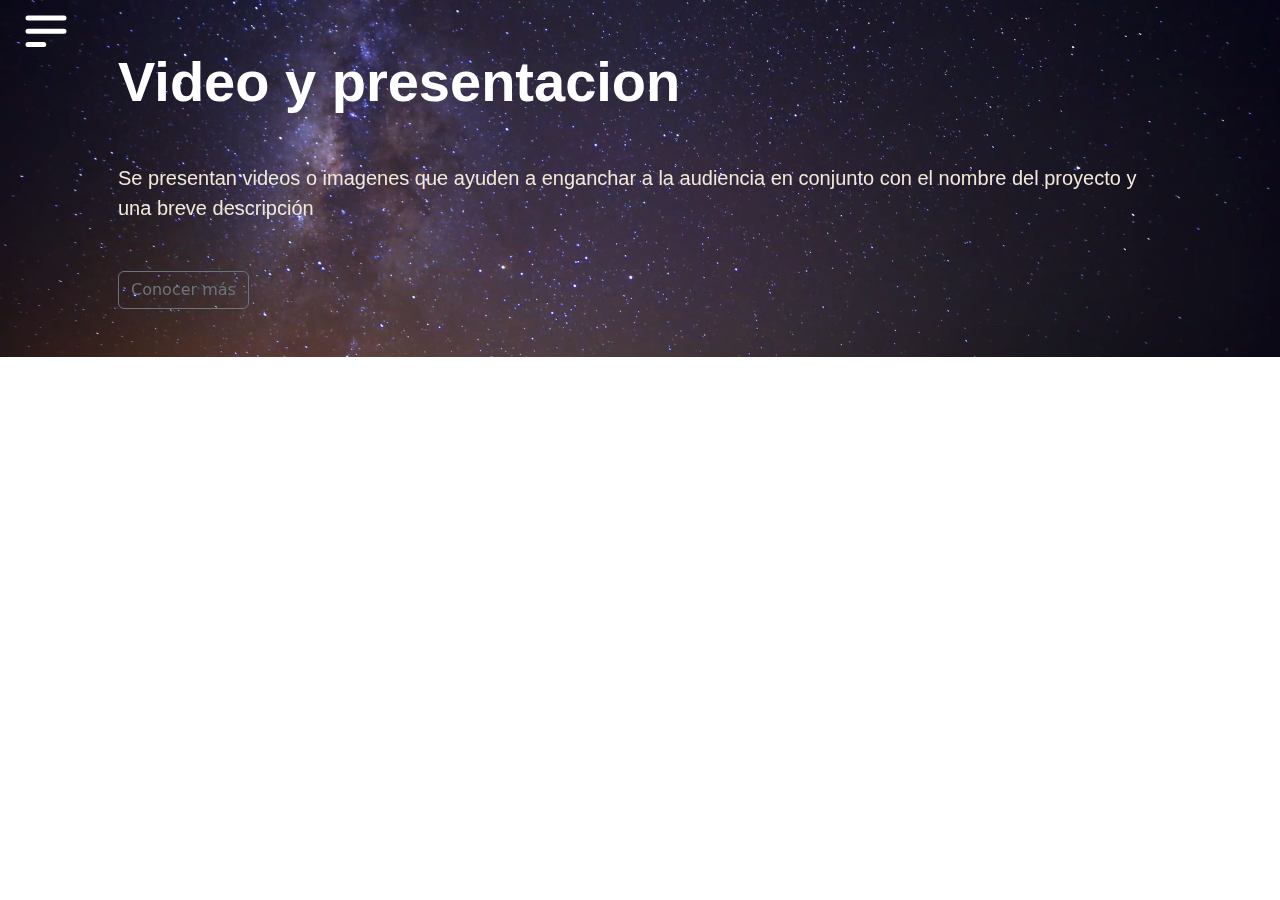
<file: menu.html>
<!DOCTYPE html>
<html lang="es">
<head>
    <meta charset="UTF-8">
    <meta name="viewport" content="width=device-width, initial-scale=1.0">
    <title>Mi Sitio Web</title>
    <link rel="stylesheet" href="Css/styles.css">
    <link rel="stylesheet" href="https://cdn.jsdelivr.net/npm/bootstrap@5.2.3/dist/css/bootstrap.min.css">
    <link href="https://cdn.jsdelivr.net/npm/bootstrap-icons/font/bootstrap-icons.css" rel="stylesheet">

</head>
<body >
    <!-- Menú de navegación con Offcanvas -->
    <nav class="navbar navbar-expand-lg navbar-dark fixed-top ">
        <div class="container-fluid">
            <button class="btn btn-tranparent" type="button" data-bs-toggle="offcanvas" data-bs-target="#offcanvasMenu" aria-controls="offcanvasMenu">
                <img src="Img/menu.svg" alt="">
            </button>
        </div>
    </nav>
    <div class="offcanvas offcanvas-start  text-lights" style="width: 800px;" tabindex="-1" id="offcanvasMenu" aria-labelledby="offcanvasMenuLabel">
        <div class="offcanvas-header fs-4">
            <button type="button" class="btn-close" data-bs-dismiss="offcanvas" aria-label="Close"></button>
        </div>
        <div class="offcanvas-body d-flex flex-row justify-content-between">
            <!-- Redes sociales -->
            <div class="d-flex flex-column justify-content-evenly px-3" id="LineaRedes">
                <a href="https://www.facebook.com" target="_blank" class="ColorRedes" aria-label="Facebook">
                    <i class="bi bi-facebook" style="font-size: 2rem;"></i>
                </a>
                <a href="https://www.instagram.com" target="_blank" class="ColorRedes" aria-label="Instagram">
                    <i class="bi bi-instagram" style="font-size: 2rem;"></i>
                </a>
                <a href="https://www.youtube.com" target="_blank" class="ColorRedes" aria-label="YouTube">
                    <i class="bi bi-youtube" style="font-size: 2rem;"></i>
                </a>
            </div>
            <!-- Logo -->
            <div class=" lineaLogo d-flex flex-column justify-content-evenly">
                <h2>Proyecto | 6402+</h2>
                <a href="index.html">
                    <img src="Img/logoW.png" class="img-fluid w-100" alt="Logo de WikiMedia Colombia">
                </a>
                
            </div>
            <!-- Enlaces -->
            <div class="d-flex flex-column justify-content-evenly">
                <ul class="nav flex-column fs-2 justify-content-evenly" id="MenuEnlaces">
                    <li class="nav-item p-3 py-md-1">
                        <a class="nav-link active " href="index.html">Home</a>
                    </li>
                    <li class="nav-item p-3 py-md-1">
                        <a class="nav-link" href="testimonios.html">Testimonios</a>
                    </li>
                    <li class="nav-item p-3 py-md-1">
                        <a class="nav-link" href="contact.html">DataVis</a>
                    </li>
                    <li class="nav-item p-3 py-md-1">
                        <a class="nav-link" href="prensa.html">Prensa</a>
                    </li>
                    <li class="nav-item p-3 py-md-1">
                        <a class="nav-link" href="contact.html">Colaboradores</a>
                    </li>
                </ul>
            </div>
        </div>
    </div>
    
      <!-- VIDEO Home Video Inicio -->
    <section class="position-relative">
        <video autoplay muted loop class="position-absolute w-100 h-100" style="object-fit: cover; z-index: -1">
        <source src="Img/videoIntro.mp4" type="video/mp4" />
          Your browser does not support the video tag.
        </video>
        <div class="container">
          <div class="row">
            <div class=" Vinicial d-flex flex-column  align-items-start justify-content-center text-white text-center h-100 ps-5 p-5">
              <h1 class="display-4 fw-bold mb-5 ">Video y presentacion</h1>
              <p class="lead mb-5 text-start  ">Se presentan videos o imagenes que ayuden a enganchar a la audiencia en conjunto con el nombre del proyecto y una breve descripción</p>
              <button type="button" class="btn btn-outline-secondary">Conocer más</button>
            </div>
          </div>
        </div>
        
    </section>
    <script src="https://cdn.jsdelivr.net/npm/bootstrap@5.2.3/dist/js/bootstrap.bundle.min.js"></script>
</body>
</html>
</file>
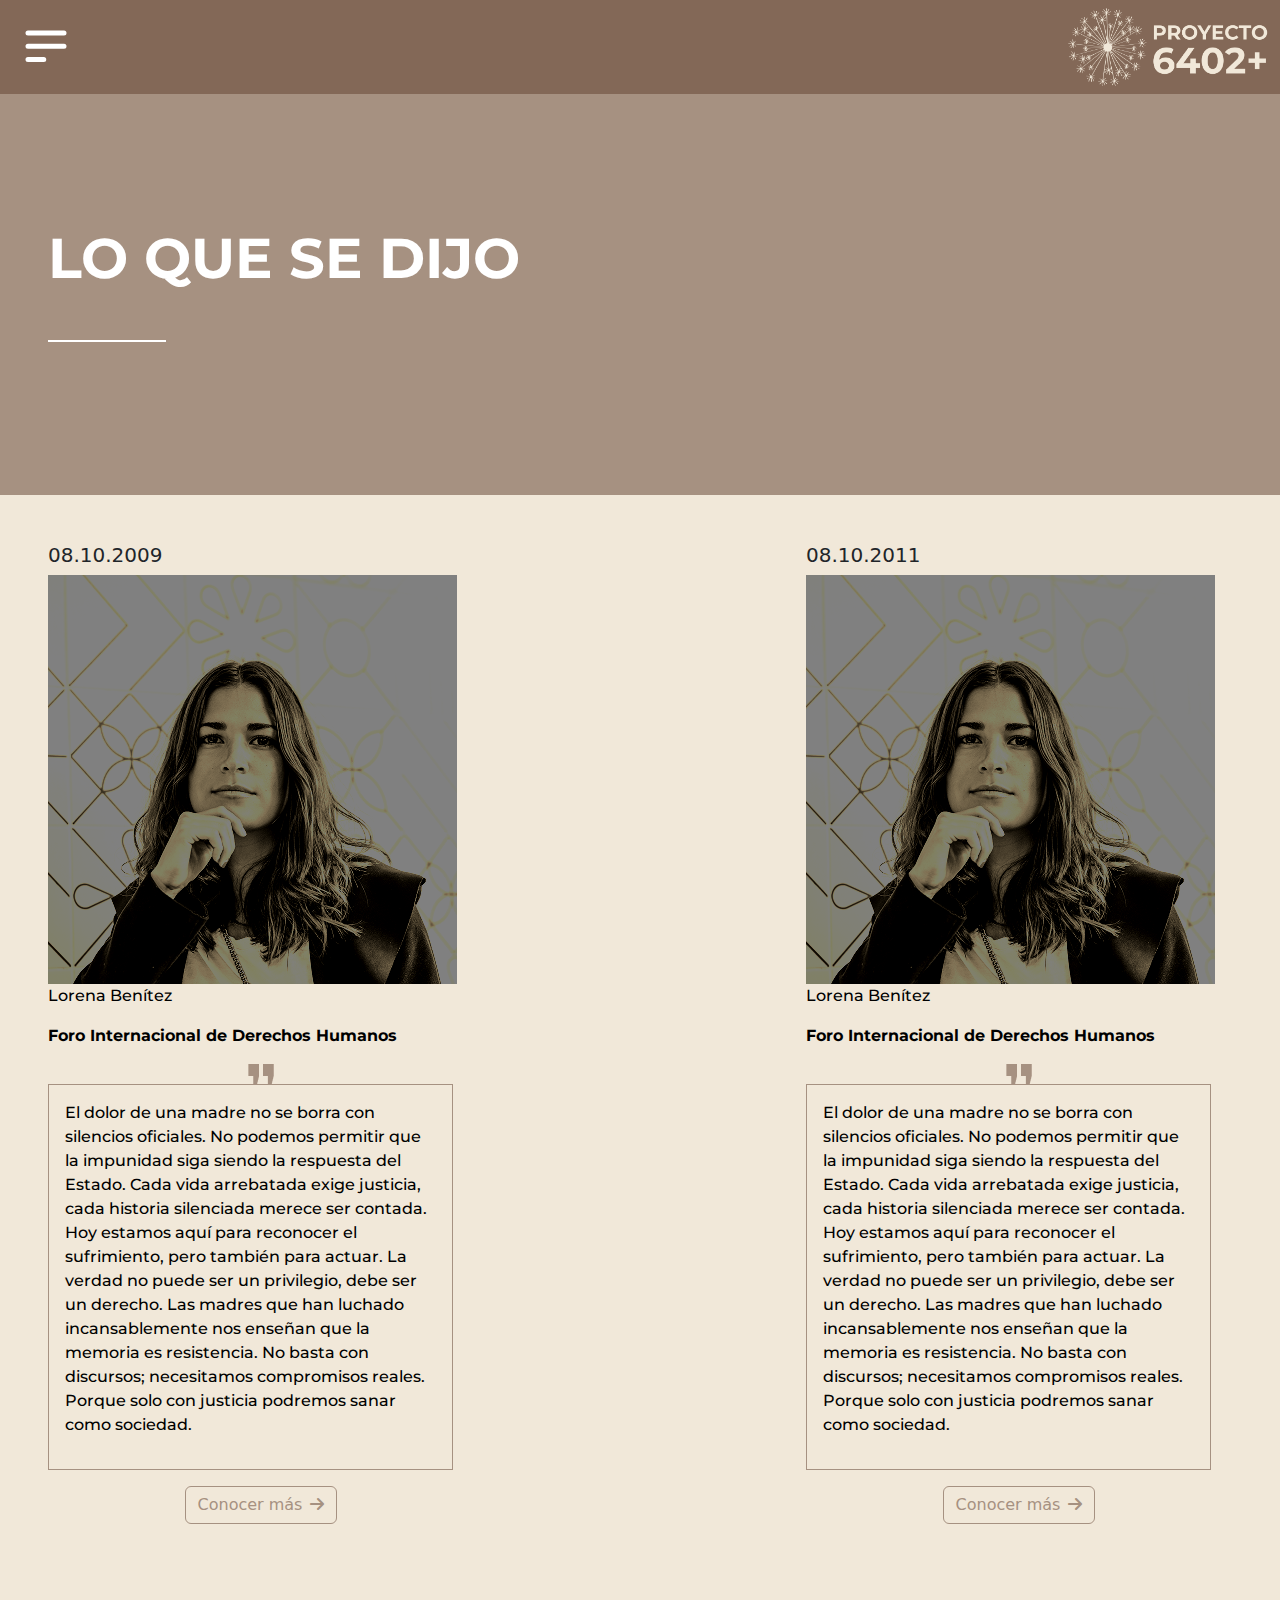
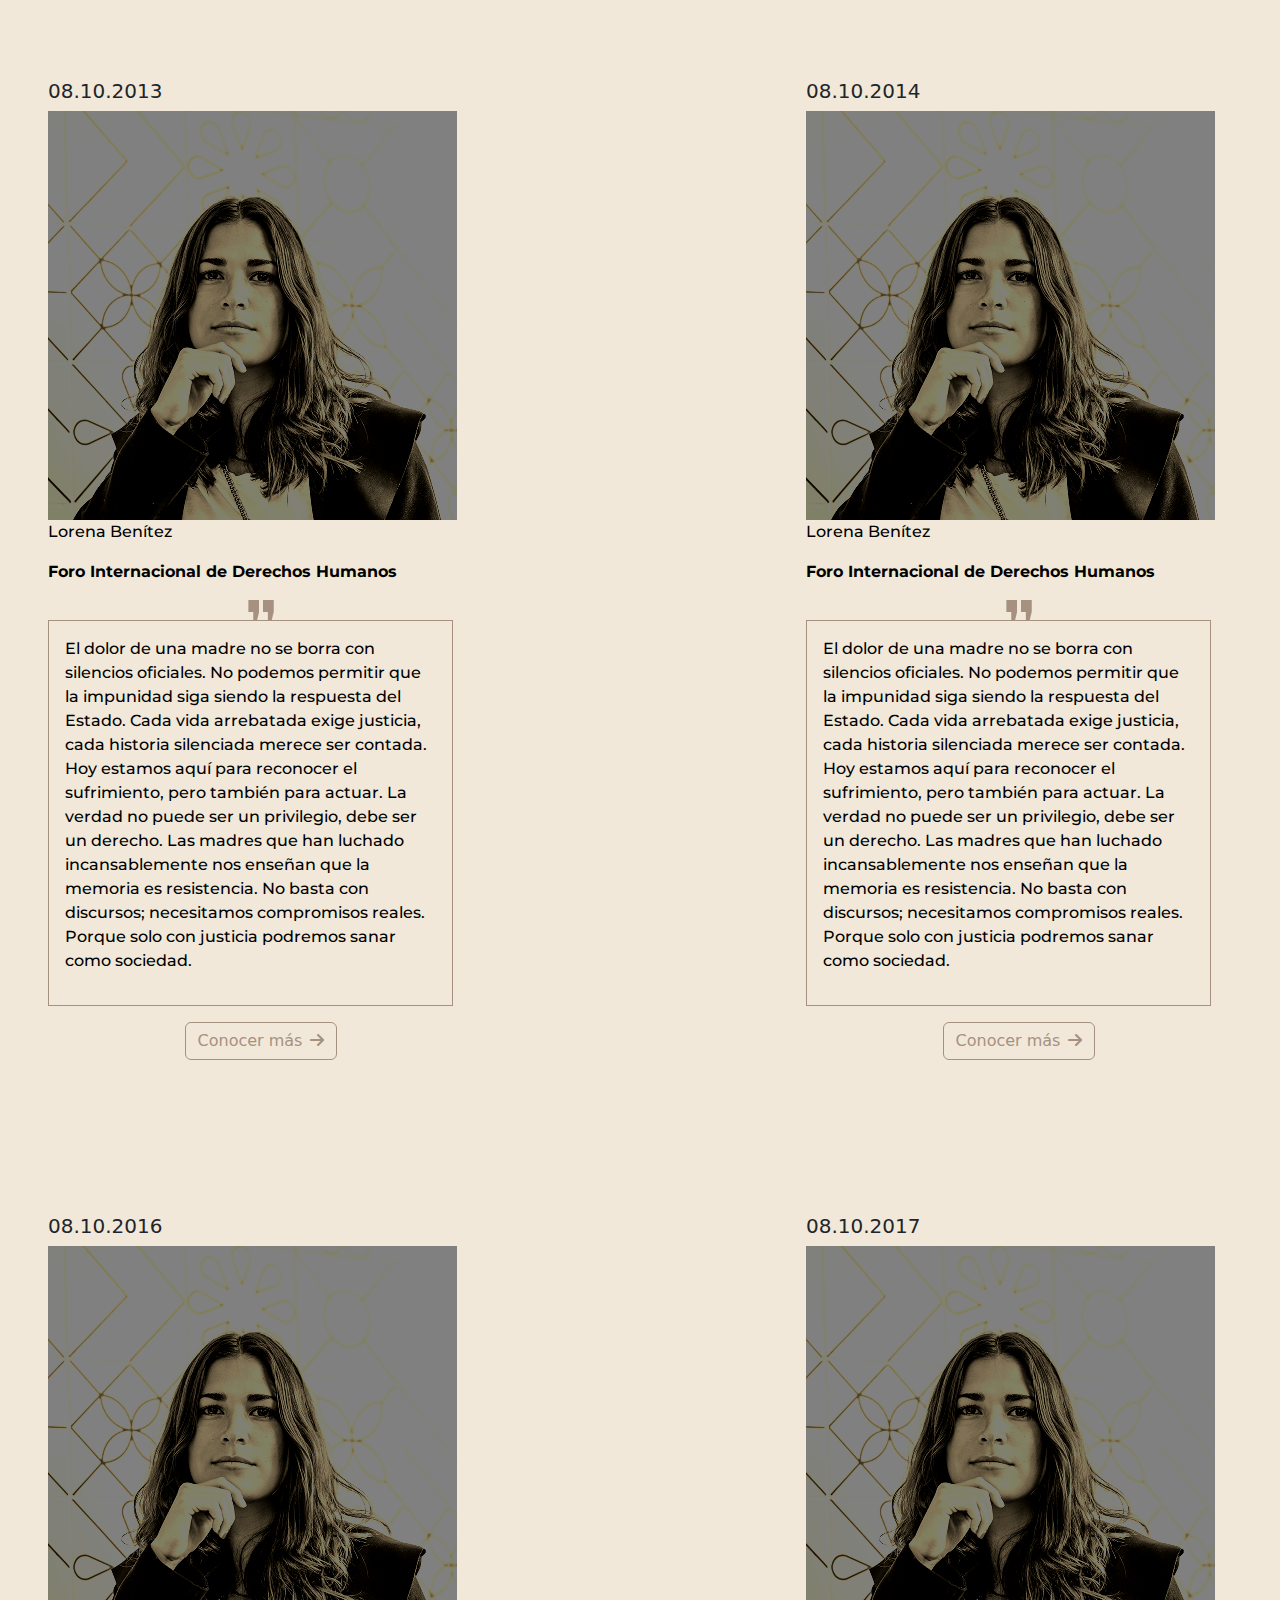
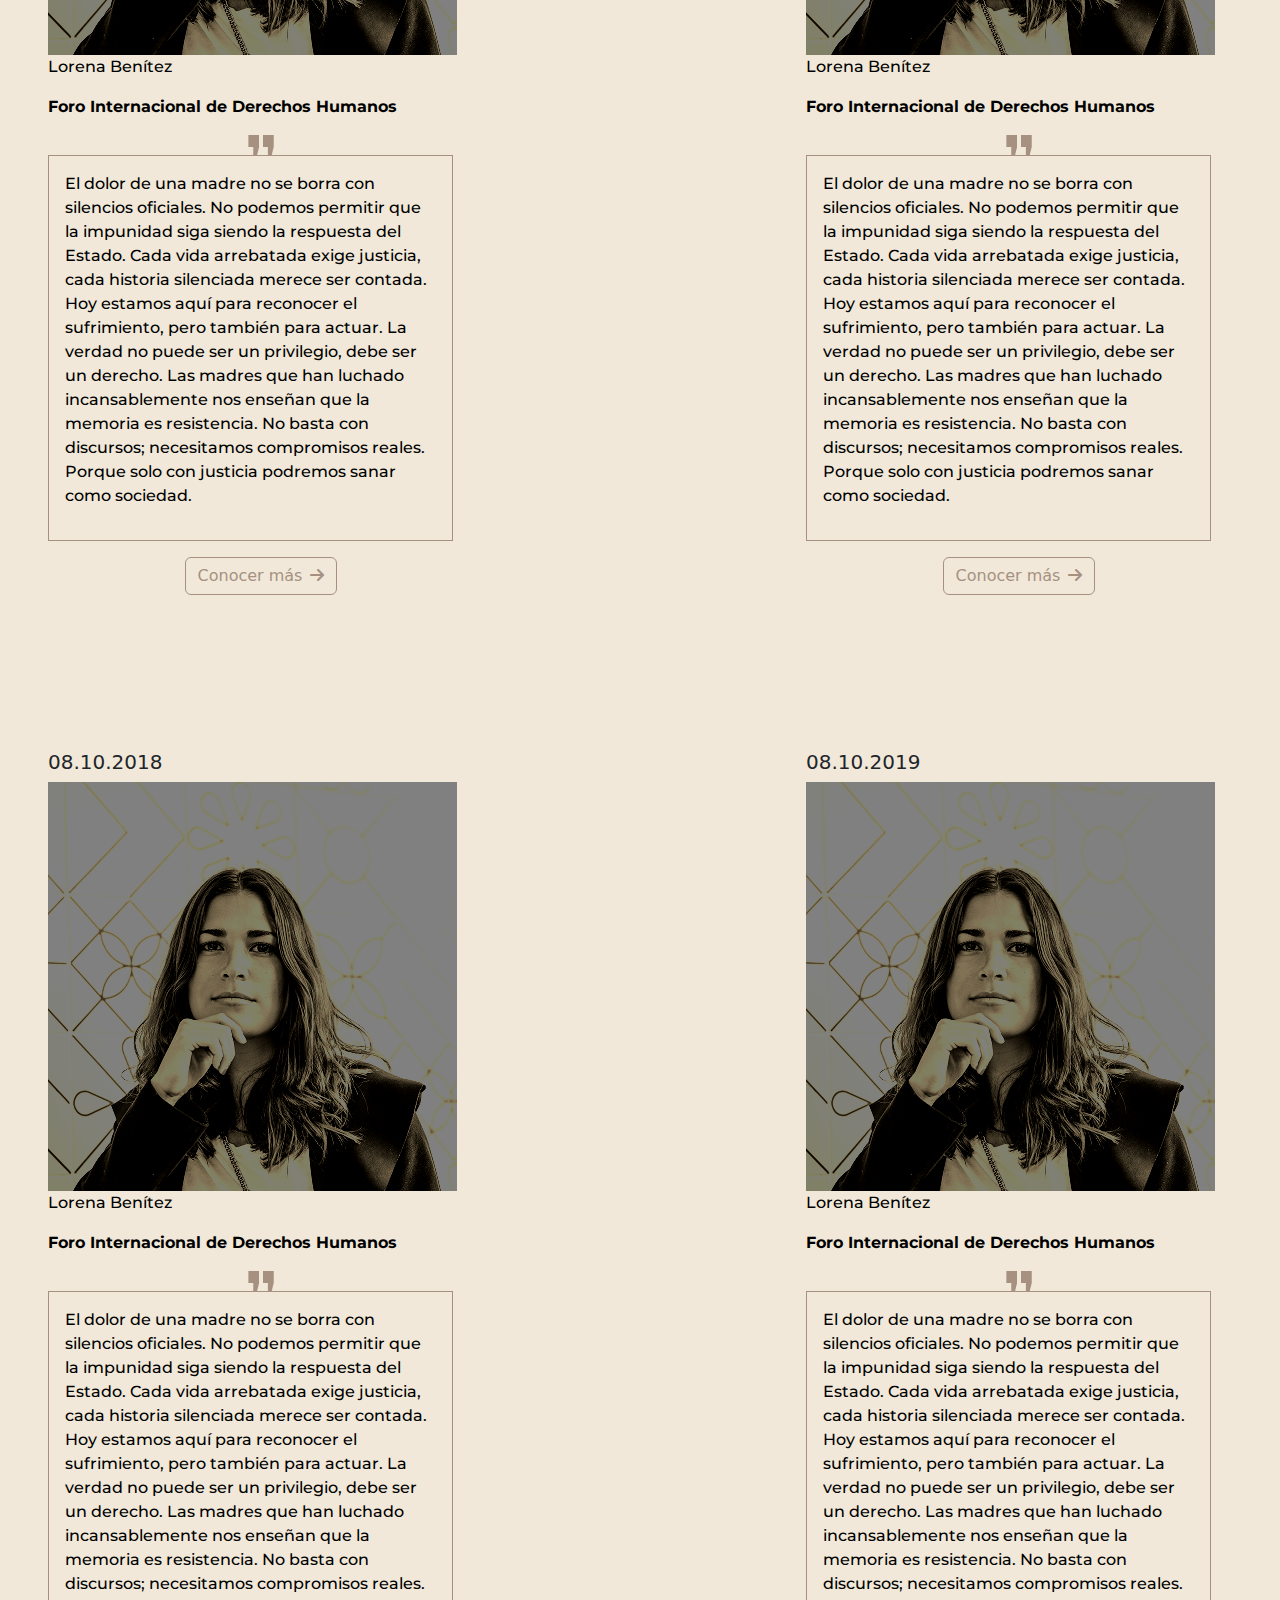
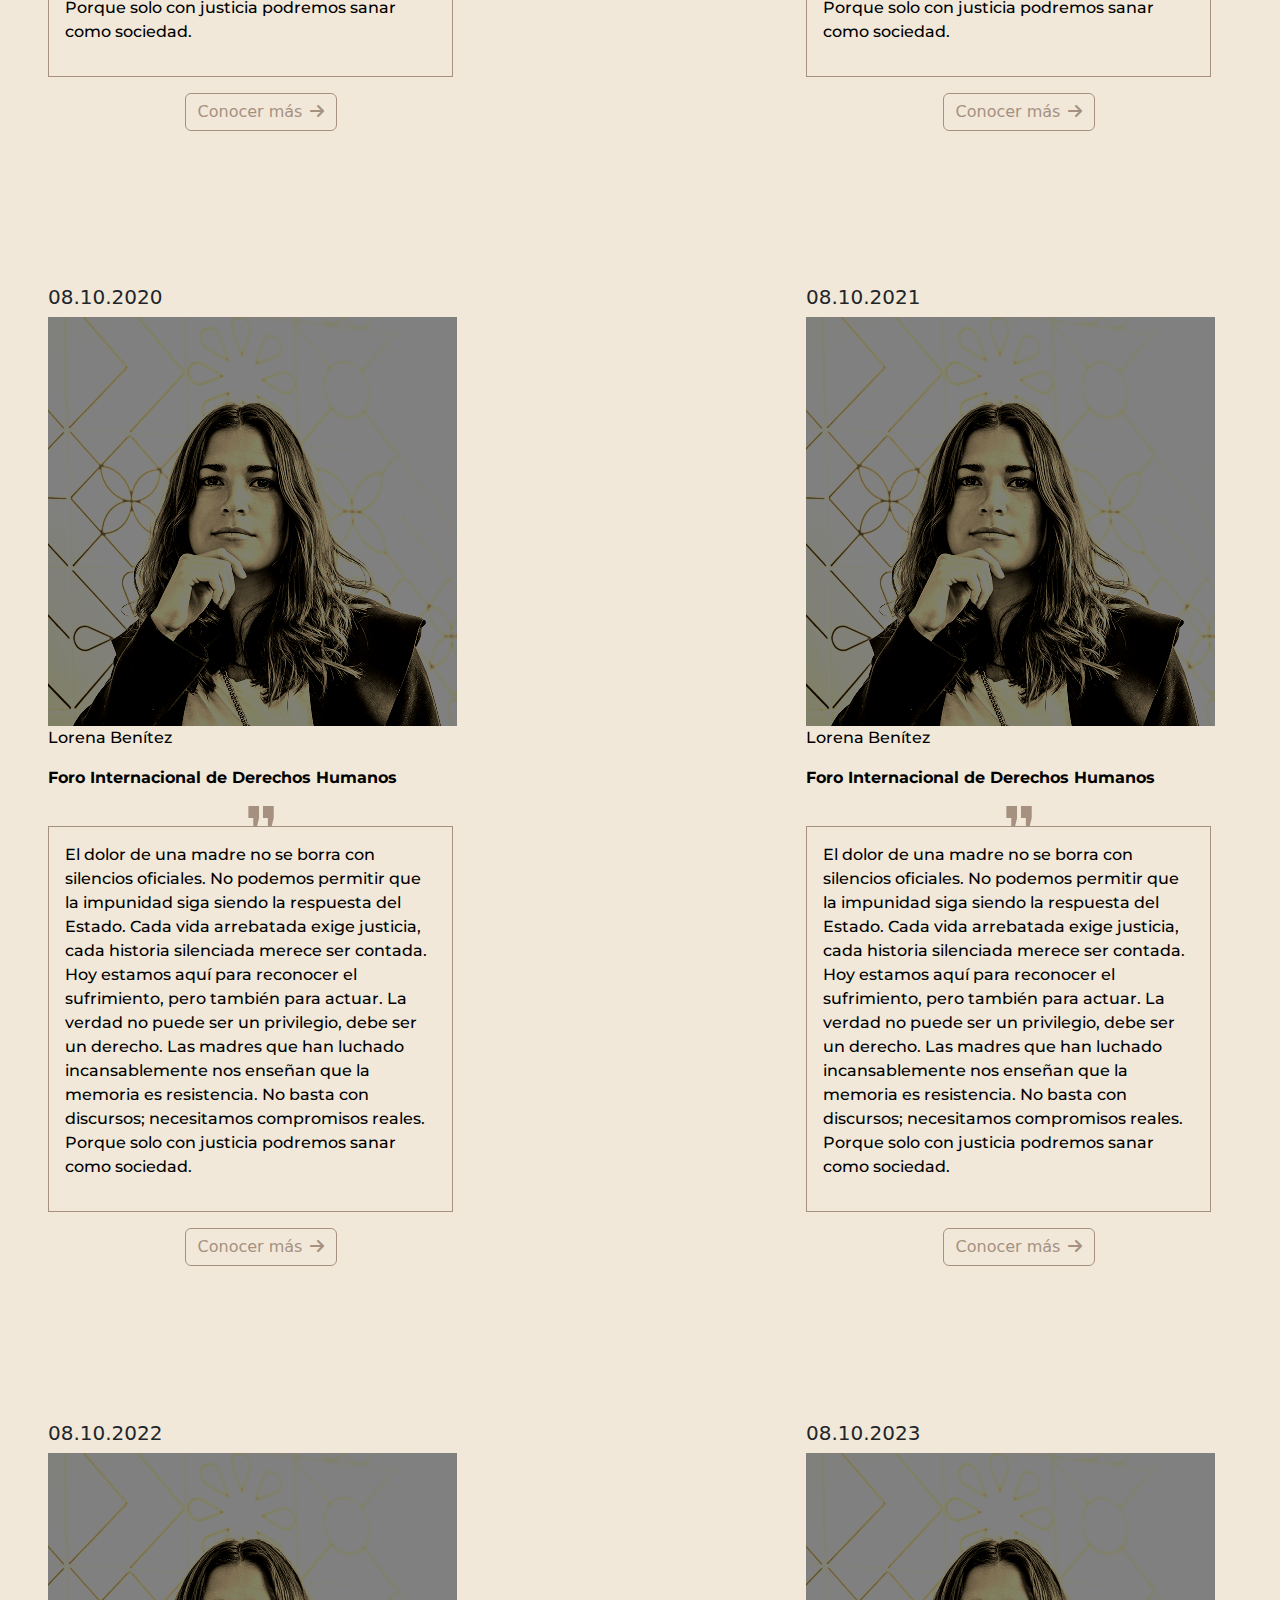
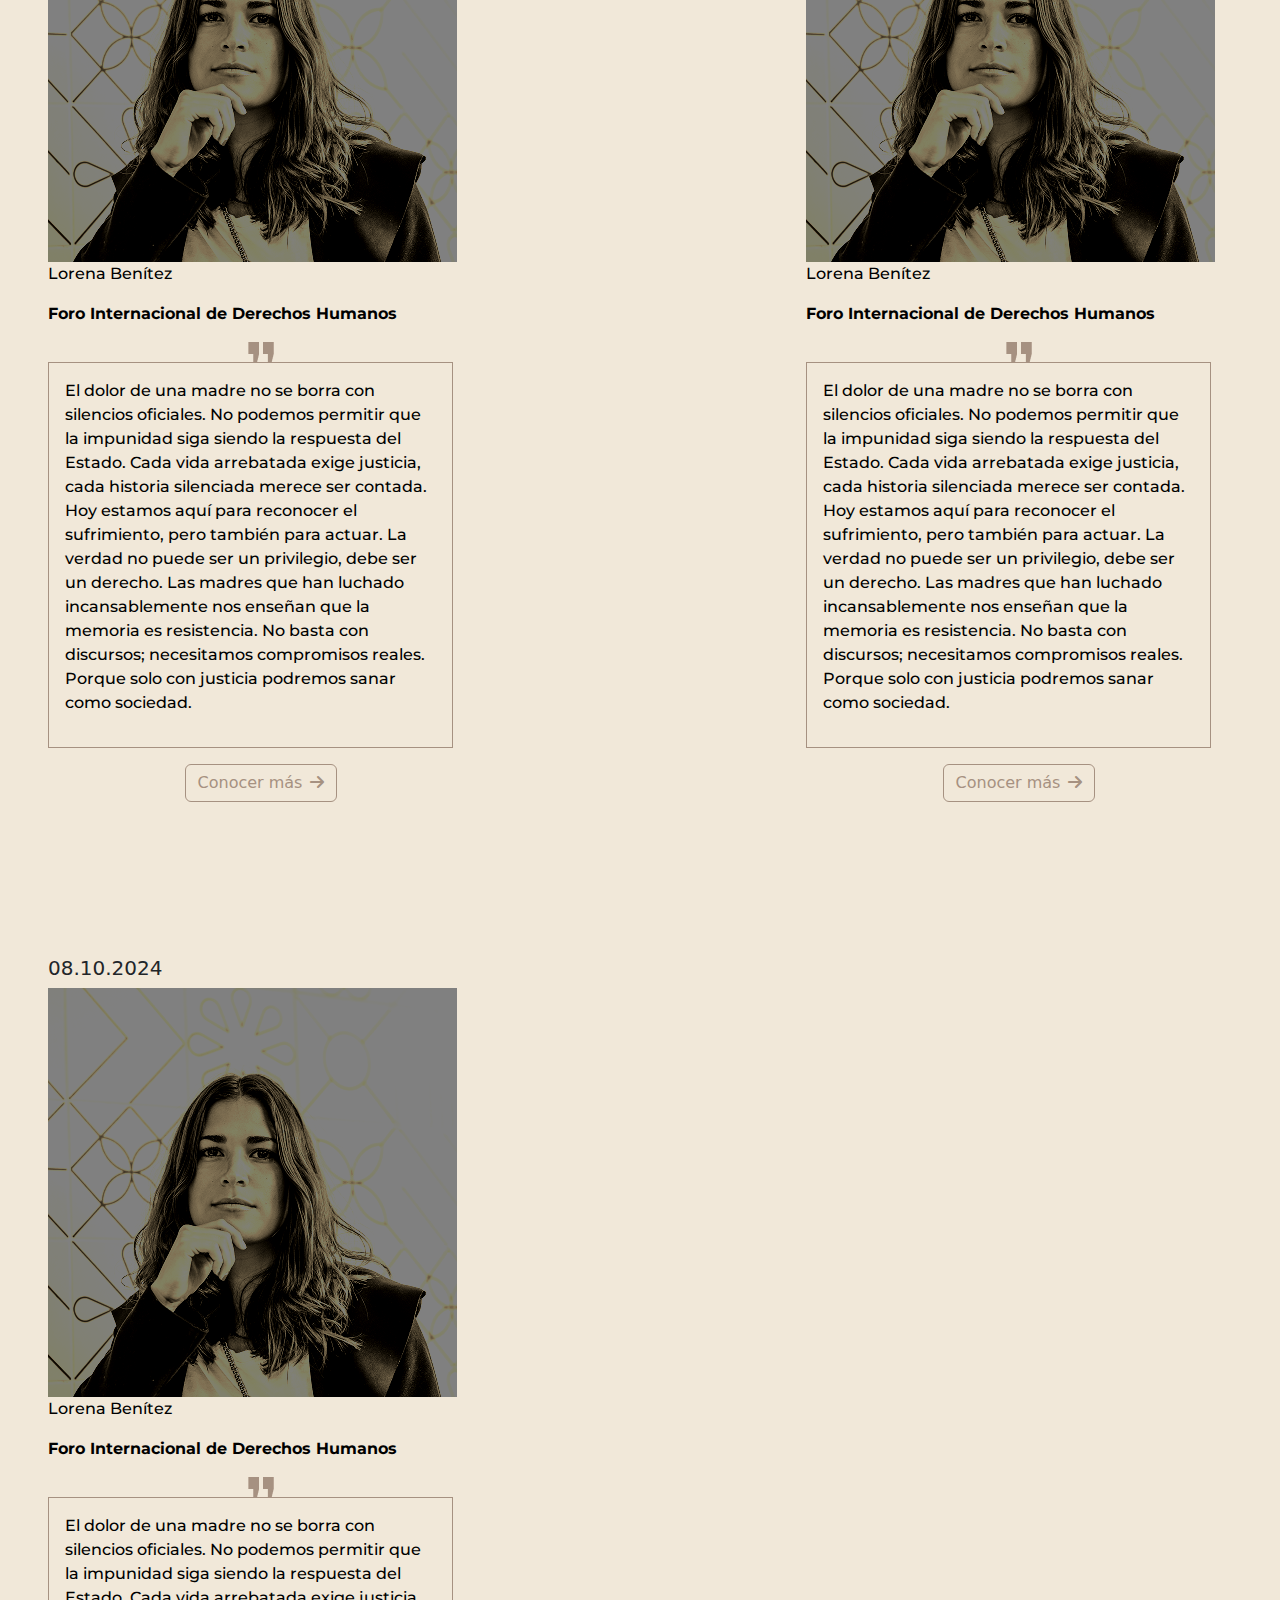
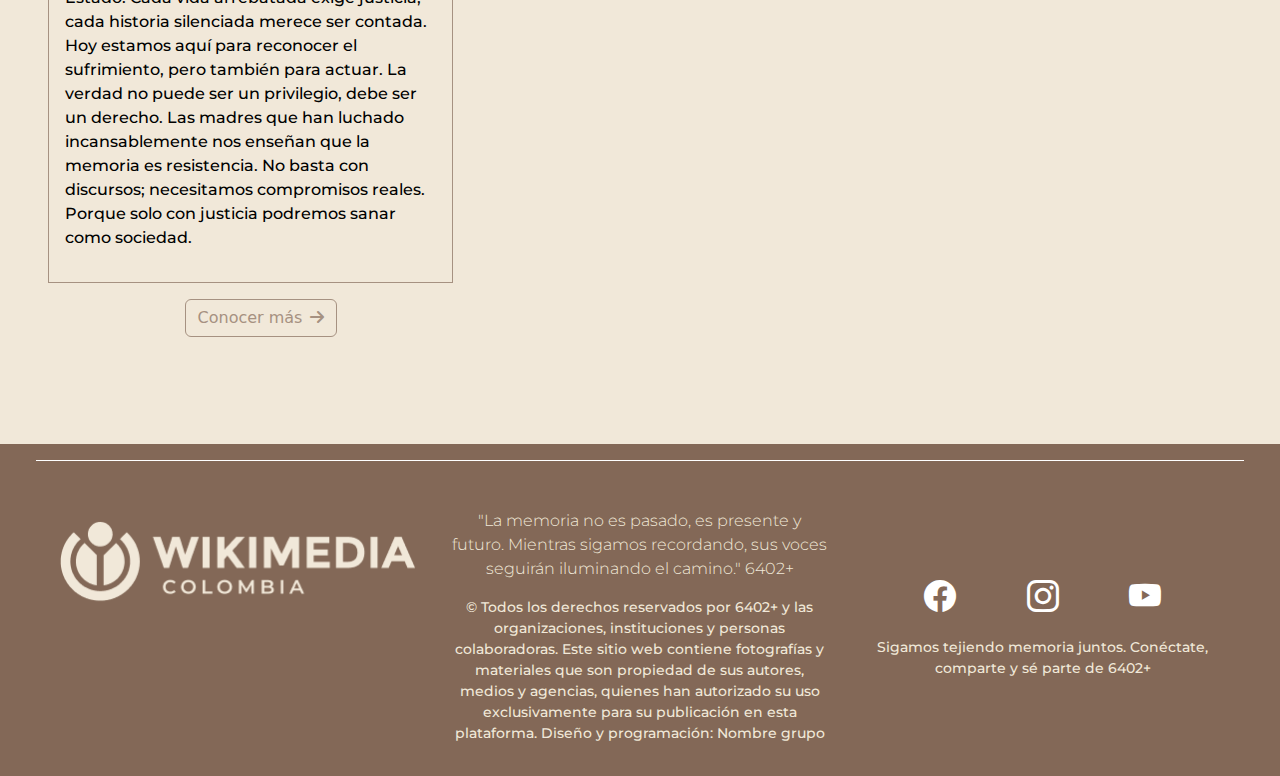
<file: prensa.html>
<!DOCTYPE html>
<html lang="es">
<head>
    <meta charset="UTF-8">
    <meta name="viewport" content="width=device-width, initial-scale=1.0">
    <title>6042+</title>
    <link rel="stylesheet" href="Css/styles.css">
    <link rel="stylesheet" href="https://cdn.jsdelivr.net/npm/bootstrap@5.2.3/dist/css/bootstrap.min.css">
    <link href="https://cdn.jsdelivr.net/npm/bootstrap-icons/font/bootstrap-icons.css" rel="stylesheet">
    <link rel="stylesheet" href="https://cdnjs.cloudflare.com/ajax/libs/font-awesome/6.0.0-beta3/css/all.min.css">
    <link rel="preconnect" href="https://fonts.googleapis.com">
    <link rel="preconnect" href="https://fonts.gstatic.com" crossorigin>
    <link href="https://fonts.googleapis.com/css2?family=Montserrat:ital,wght@0,100..900;1,100..900&family=Poppins:ital,wght@0,100;0,200;0,300;0,400;0,500;0,600;0,700;0,800;0,900;1,100;1,200;1,300;1,400;1,500;1,600;1,700;1,800;1,900&display=swap" rel="stylesheet">

    

</head>
<body id="ColorBody2">
    <section class="ColorTestimonio" >
        
        <div class="container-fluid px-5" >
          <div class="row ">
            <div class="col-12 text-white" style="margin-top: 25vh;">
                <h1 class="display-4 fw-bold mb-3 mb-md-5 ">LO QUE SE DIJO</h1>
                <div class="lineaPrensa">
              
                </div>
            </div>
            
          </div>
        </div>
        
    </section>
    <section>
        <div class="container-fluid px-5 ">
          <div class="row justify-content-between">
            <div class=" col-12  col-md-4 tarjeta d-flex flex-column justify-content-center mt-5" style="width: 450px;">
              <div>
                <h5>08.10.2009</h5>
              </div>
              <div>
                <img src="Img/lorenados.png" alt="" class="img-fluid ImgMouse">
              </div>
              <div>
                <p style="color: black;">Lorena Benítez</p>
              </div>
              <div>
                <p class="fw-bold" style="color: black;">Foro Internacional de Derechos Humanos</P>
              </div>
              <div class="d-flex justify-content-center ">
                <img src="Img/comitas.png" alt="" class="img-fluid ">
              </div>
              <div class=" d-flex justify-content-center lineaTarjeta">
                <p class="w-45 p-3" style="font-size: 16px; color: black;">El dolor de una madre no se borra con silencios oficiales. No podemos permitir que la impunidad siga siendo la respuesta del Estado. Cada vida arrebatada exige justicia, cada historia silenciada merece ser contada. Hoy estamos aquí para reconocer el sufrimiento, pero también para actuar. La verdad no puede ser un privilegio, debe ser un derecho. Las madres que han luchado incansablemente nos enseñan que la memoria es resistencia. No basta con discursos; necesitamos compromisos reales. Porque solo con justicia podremos sanar como sociedad.</p>
              </div>
              <div class="d-flex justify-content-center mt-3">
                <a type="button " id="btnTarjetas" class="btn btn-outline-light">Conocer más<i class="fas fa-arrow-right ms-2"></i>
                </a>
              </div>

            </div>
            <div class="col-12  col-md-4 d-flex flex-column justify-content-center mt-5" style="width: 450px;">
              <div>
                <h5>08.10.2011</h5>
              </div>
              <div>
                <img src="Img/lorenados.png" alt="" class="img-fluid ImgMouse">
              </div>
              <div>
                <p style="color: black;">Lorena Benítez</p>
              </div>
              <div>
                <p class="fw-bold" style="color: black;">Foro Internacional de Derechos Humanos</P>
              </div>
              <div class="d-flex justify-content-center ">
                <img src="Img/comitas.png" alt="" class="img-fluid ">
              </div>
              <div class=" d-flex justify-content-center lineaTarjeta">
                <p class="w-45 p-3" style="font-size: 16px; color: black;">El dolor de una madre no se borra con silencios oficiales. No podemos permitir que la impunidad siga siendo la respuesta del Estado. Cada vida arrebatada exige justicia, cada historia silenciada merece ser contada. Hoy estamos aquí para reconocer el sufrimiento, pero también para actuar. La verdad no puede ser un privilegio, debe ser un derecho. Las madres que han luchado incansablemente nos enseñan que la memoria es resistencia. No basta con discursos; necesitamos compromisos reales. Porque solo con justicia podremos sanar como sociedad.</p>
              </div>
              <div class="d-flex justify-content-center mt-3">
                <a type="button " id="btnTarjetas" class="btn btn-outline-light">Conocer más<i class="fas fa-arrow-right ms-2"></i>
                </a>
              </div>

            </div>
            <div class=" col-12  col-md-4 tarjeta d-flex flex-column justify-content-center mt-5" style="width: 450px;">
              <div>
                <h5>08.10.2013</h5>
              </div>
              <div>
                <img src="Img/lorenados.png" alt="" class="img-fluid ImgMouse">
              </div>
              <div>
                <p style="color: black;">Lorena Benítez</p>
              </div>
              <div>
                <p class="fw-bold" style="color: black;">Foro Internacional de Derechos Humanos</P>
              </div>
              <div class="d-flex justify-content-center ">
                <img src="Img/comitas.png" alt="" class="img-fluid ">
              </div>
              <div class=" d-flex justify-content-center lineaTarjeta">
                <p class="w-45 p-3" style="font-size: 16px; color: black;">El dolor de una madre no se borra con silencios oficiales. No podemos permitir que la impunidad siga siendo la respuesta del Estado. Cada vida arrebatada exige justicia, cada historia silenciada merece ser contada. Hoy estamos aquí para reconocer el sufrimiento, pero también para actuar. La verdad no puede ser un privilegio, debe ser un derecho. Las madres que han luchado incansablemente nos enseñan que la memoria es resistencia. No basta con discursos; necesitamos compromisos reales. Porque solo con justicia podremos sanar como sociedad.</p>
              </div>
              <div class="d-flex justify-content-center mt-3">
                <a type="button " id="btnTarjetas" class="btn btn-outline-light">Conocer más<i class="fas fa-arrow-right ms-2"></i>
                </a>
              </div>

            </div>
            <div class=" col-12  col-md-4 tarjeta d-flex flex-column justify-content-center mt-5" style="width: 450px;">
              <div>
                <h5>08.10.2014</h5>
              </div>
              <div>
                <img src="Img/lorenados.png" alt="" class="img-fluid ImgMouse">
              </div>
              <div>
                <p style="color: black;">Lorena Benítez</p>
              </div>
              <div>
                <p class="fw-bold" style="color: black;">Foro Internacional de Derechos Humanos</P>
              </div>
              <div class="d-flex justify-content-center ">
                <img src="Img/comitas.png" alt="" class="img-fluid ">
              </div>
              <div class=" d-flex justify-content-center lineaTarjeta">
                <p class="w-45 p-3" style="font-size: 16px; color: black;">El dolor de una madre no se borra con silencios oficiales. No podemos permitir que la impunidad siga siendo la respuesta del Estado. Cada vida arrebatada exige justicia, cada historia silenciada merece ser contada. Hoy estamos aquí para reconocer el sufrimiento, pero también para actuar. La verdad no puede ser un privilegio, debe ser un derecho. Las madres que han luchado incansablemente nos enseñan que la memoria es resistencia. No basta con discursos; necesitamos compromisos reales. Porque solo con justicia podremos sanar como sociedad.</p>
              </div>
              <div class="d-flex justify-content-center mt-3">
                <a type="button " id="btnTarjetas" class="btn btn-outline-light">Conocer más<i class="fas fa-arrow-right ms-2"></i>
                </a>
              </div>

            </div>
            <div class=" col-12  col-md-4 tarjeta d-flex flex-column justify-content-center mt-5" style="width: 450px;">
              <div>
                <h5>08.10.2016</h5>
              </div>
              <div>
                <img src="Img/lorenados.png" alt="" class="img-fluid ImgMouse">
              </div>
              <div>
                <p style="color: black;">Lorena Benítez</p>
              </div>
              <div>
                <p class="fw-bold" style="color: black;">Foro Internacional de Derechos Humanos</P>
              </div>
              <div class="d-flex justify-content-center ">
                <img src="Img/comitas.png" alt="" class="img-fluid ">
              </div>
              <div class=" d-flex justify-content-center lineaTarjeta">
                <p class="w-45 p-3" style="font-size: 16px; color: black;">El dolor de una madre no se borra con silencios oficiales. No podemos permitir que la impunidad siga siendo la respuesta del Estado. Cada vida arrebatada exige justicia, cada historia silenciada merece ser contada. Hoy estamos aquí para reconocer el sufrimiento, pero también para actuar. La verdad no puede ser un privilegio, debe ser un derecho. Las madres que han luchado incansablemente nos enseñan que la memoria es resistencia. No basta con discursos; necesitamos compromisos reales. Porque solo con justicia podremos sanar como sociedad.</p>
              </div>
              <div class="d-flex justify-content-center mt-3">
                <a type="button " id="btnTarjetas" class="btn btn-outline-light">Conocer más<i class="fas fa-arrow-right ms-2"></i>
                </a>
              </div>

            </div>
            <div class=" col-12  col-md-4 tarjeta d-flex flex-column justify-content-center mt-5" style="width: 450px;">
              <div>
                <h5>08.10.2017</h5>
              </div>
              <div>
                <img src="Img/lorenados.png" alt="" class="img-fluid ImgMouse">
              </div>
              <div>
                <p style="color: black;">Lorena Benítez</p>
              </div>
              <div>
                <p class="fw-bold" style="color: black;">Foro Internacional de Derechos Humanos</P>
              </div>
              <div class="d-flex justify-content-center ">
                <img src="Img/comitas.png" alt="" class="img-fluid ">
              </div>
              <div class=" d-flex justify-content-center lineaTarjeta">
                <p class="w-45 p-3" style="font-size: 16px; color: black;">El dolor de una madre no se borra con silencios oficiales. No podemos permitir que la impunidad siga siendo la respuesta del Estado. Cada vida arrebatada exige justicia, cada historia silenciada merece ser contada. Hoy estamos aquí para reconocer el sufrimiento, pero también para actuar. La verdad no puede ser un privilegio, debe ser un derecho. Las madres que han luchado incansablemente nos enseñan que la memoria es resistencia. No basta con discursos; necesitamos compromisos reales. Porque solo con justicia podremos sanar como sociedad.</p>
              </div>
              <div class="d-flex justify-content-center mt-3">
                <a type="button " id="btnTarjetas" class="btn btn-outline-light">Conocer más<i class="fas fa-arrow-right ms-2"></i>
                </a>
              </div>
              

            </div>
            <div class=" col-12  col-md-4 tarjeta d-flex flex-column justify-content-center mt-5" style="width: 450px;">
              <div>
                <h5>08.10.2018</h5>
              </div>
              <div>
                <img src="Img/lorenados.png" alt="" class="img-fluid ImgMouse">
              </div>
              <div>
                <p style="color: black;">Lorena Benítez</p>
              </div>
              <div>
                <p class="fw-bold" style="color: black;">Foro Internacional de Derechos Humanos</P>
              </div>
              <div class="d-flex justify-content-center ">
                <img src="Img/comitas.png" alt="" class="img-fluid ">
              </div>
              <div class=" d-flex justify-content-center lineaTarjeta">
                <p class="w-45 p-3" style="font-size: 16px; color: black;">El dolor de una madre no se borra con silencios oficiales. No podemos permitir que la impunidad siga siendo la respuesta del Estado. Cada vida arrebatada exige justicia, cada historia silenciada merece ser contada. Hoy estamos aquí para reconocer el sufrimiento, pero también para actuar. La verdad no puede ser un privilegio, debe ser un derecho. Las madres que han luchado incansablemente nos enseñan que la memoria es resistencia. No basta con discursos; necesitamos compromisos reales. Porque solo con justicia podremos sanar como sociedad.</p>
              </div>
              <div class="d-flex justify-content-center mt-3">
                <a type="button " id="btnTarjetas" class="btn btn-outline-light">Conocer más<i class="fas fa-arrow-right ms-2"></i>
                </a>
              </div>
              

            </div>
            <div class=" col-12  col-md-4 tarjeta d-flex flex-column justify-content-center mt-5" style="width: 450px;">
              <div>
                <h5>08.10.2019</h5>
              </div>
              <div>
                <img src="Img/lorenados.png" alt="" class="img-fluid ImgMouse">
              </div>
              <div>
                <p style="color: black;">Lorena Benítez</p>
              </div>
              <div>
                <p class="fw-bold" style="color: black;">Foro Internacional de Derechos Humanos</P>
              </div>
              <div class="d-flex justify-content-center ">
                <img src="Img/comitas.png" alt="" class="img-fluid ">
              </div>
              <div class=" d-flex justify-content-center lineaTarjeta">
                <p class="w-45 p-3" style="font-size: 16px; color: black;">El dolor de una madre no se borra con silencios oficiales. No podemos permitir que la impunidad siga siendo la respuesta del Estado. Cada vida arrebatada exige justicia, cada historia silenciada merece ser contada. Hoy estamos aquí para reconocer el sufrimiento, pero también para actuar. La verdad no puede ser un privilegio, debe ser un derecho. Las madres que han luchado incansablemente nos enseñan que la memoria es resistencia. No basta con discursos; necesitamos compromisos reales. Porque solo con justicia podremos sanar como sociedad.</p>
              </div>
              <div class="d-flex justify-content-center mt-3">
                <a type="button " id="btnTarjetas" class="btn btn-outline-light">Conocer más<i class="fas fa-arrow-right ms-2"></i>
                </a>
              </div>
              

            </div>
            <div class=" col-12  col-md-4 tarjeta d-flex flex-column justify-content-center mt-5" style="width: 450px;">
              <div>
                <h5>08.10.2020</h5>
              </div>
              <div>
                <img src="Img/lorenados.png" alt="" class="img-fluid ImgMouse">
              </div>
              <div>
                <p style="color: black;">Lorena Benítez</p>
              </div>
              <div>
                <p class="fw-bold" style="color: black;">Foro Internacional de Derechos Humanos</P>
              </div>
              <div class="d-flex justify-content-center ">
                <img src="Img/comitas.png" alt="" class="img-fluid ">
              </div>
              <div class=" d-flex justify-content-center lineaTarjeta">
                <p class="w-45 p-3" style="font-size: 16px; color: black;">El dolor de una madre no se borra con silencios oficiales. No podemos permitir que la impunidad siga siendo la respuesta del Estado. Cada vida arrebatada exige justicia, cada historia silenciada merece ser contada. Hoy estamos aquí para reconocer el sufrimiento, pero también para actuar. La verdad no puede ser un privilegio, debe ser un derecho. Las madres que han luchado incansablemente nos enseñan que la memoria es resistencia. No basta con discursos; necesitamos compromisos reales. Porque solo con justicia podremos sanar como sociedad.</p>
              </div>
              <div class="d-flex justify-content-center mt-3">
                <a type="button " id="btnTarjetas" class="btn btn-outline-light">Conocer más<i class="fas fa-arrow-right ms-2"></i>
                </a>
              </div>
              

            </div>
            <div class=" col-12  col-md-4 tarjeta d-flex flex-column justify-content-center mt-5" style="width: 450px;">
              <div>
                <h5>08.10.2021</h5>
              </div>
              <div>
                <img src="Img/lorenados.png" alt="" class="img-fluid ImgMouse">
              </div>
              <div>
                <p style="color: black;">Lorena Benítez</p>
              </div>
              <div>
                <p class="fw-bold" style="color: black;">Foro Internacional de Derechos Humanos</P>
              </div>
              <div class="d-flex justify-content-center ">
                <img src="Img/comitas.png" alt="" class="img-fluid ">
              </div>
              <div class=" d-flex justify-content-center lineaTarjeta">
                <p class="w-45 p-3" style="font-size: 16px; color: black;">El dolor de una madre no se borra con silencios oficiales. No podemos permitir que la impunidad siga siendo la respuesta del Estado. Cada vida arrebatada exige justicia, cada historia silenciada merece ser contada. Hoy estamos aquí para reconocer el sufrimiento, pero también para actuar. La verdad no puede ser un privilegio, debe ser un derecho. Las madres que han luchado incansablemente nos enseñan que la memoria es resistencia. No basta con discursos; necesitamos compromisos reales. Porque solo con justicia podremos sanar como sociedad.</p>
              </div>
              <div class="d-flex justify-content-center mt-3">
                <a href="https://archive.is/UaOnA" type="button " id="btnTarjetas" class="btn btn-outline-light" target="_blank">Conocer más<i class="fas fa-arrow-right ms-2"></i>
                </a>
              </div>
              

            </div>
            <div class=" col-12  col-md-4 tarjeta d-flex flex-column justify-content-center mt-5" style="width: 450px;">
              <div>
                <h5>08.10.2022</h5>
              </div>
              <div>
                <img src="Img/lorenados.png" alt="" class="img-fluid ImgMouse">
              </div>
              <div>
                <p style="color: black;">Lorena Benítez</p>
              </div>
              <div>
                <p class="fw-bold" style="color: black;">Foro Internacional de Derechos Humanos</P>
              </div>
              <div class="d-flex justify-content-center ">
                <img src="Img/comitas.png" alt="" class="img-fluid ">
              </div>
              <div class=" d-flex justify-content-center lineaTarjeta">
                <p class="w-45 p-3" style="font-size: 16px; color: black;">El dolor de una madre no se borra con silencios oficiales. No podemos permitir que la impunidad siga siendo la respuesta del Estado. Cada vida arrebatada exige justicia, cada historia silenciada merece ser contada. Hoy estamos aquí para reconocer el sufrimiento, pero también para actuar. La verdad no puede ser un privilegio, debe ser un derecho. Las madres que han luchado incansablemente nos enseñan que la memoria es resistencia. No basta con discursos; necesitamos compromisos reales. Porque solo con justicia podremos sanar como sociedad.</p>
              </div>
              <div class="d-flex justify-content-center mt-3">
                <a href="http://web.archive.org/web/20231011233000/https://twitter.com/RevistaSemana/status/1577012436745572352" type="button " id="btnTarjetas" class="btn btn-outline-light" target="_blank">Conocer más<i class="fas fa-arrow-right ms-2"></i>
                </a>
              </div>
              

            </div>
            <div class=" col-12  col-md-4 tarjeta d-flex flex-column justify-content-center mt-5" style="width: 450px;">
              <div>
                <h5>08.10.2023</h5>
              </div>
              <div>
                <img src="Img/lorenados.png" alt="" class="img-fluid ImgMouse">
              </div>
              <div>
                <p style="color: black;">Lorena Benítez</p>
              </div>
              <div>
                <p class="fw-bold" style="color: black;">Foro Internacional de Derechos Humanos</P>
              </div>
              <div class="d-flex justify-content-center ">
                <img src="Img/comitas.png" alt="" class="img-fluid ">
              </div>
              <div class=" d-flex justify-content-center lineaTarjeta">
                <p class="w-45 p-3" style="font-size: 16px; color: black;">El dolor de una madre no se borra con silencios oficiales. No podemos permitir que la impunidad siga siendo la respuesta del Estado. Cada vida arrebatada exige justicia, cada historia silenciada merece ser contada. Hoy estamos aquí para reconocer el sufrimiento, pero también para actuar. La verdad no puede ser un privilegio, debe ser un derecho. Las madres que han luchado incansablemente nos enseñan que la memoria es resistencia. No basta con discursos; necesitamos compromisos reales. Porque solo con justicia podremos sanar como sociedad.</p>
              </div>
              <div class="d-flex justify-content-center mt-3">
                <a href="https://archive.is/9msiC" type="button " id="btnTarjetas" class="btn btn-outline-light" target="_blank">Conocer más<i class="fas fa-arrow-right ms-2"></i>
                </a>
              </div>
              

            </div>
            <div class=" col-12  col-md-4 tarjeta d-flex flex-column justify-content-center mt-5" style="width: 450px;">
              <div>
                <h5>08.10.2024</h5>
              </div>
              <div>
                <img src="Img/lorenados.png" alt="" class="img-fluid ImgMouse">
              </div>
              <div>
                <p style="color: black;">Lorena Benítez</p>
              </div>
              <div>
                <p class="fw-bold" style="color: black;">Foro Internacional de Derechos Humanos</P>
              </div>
              <div class="d-flex justify-content-center ">
                <img src="Img/comitas.png" alt="" class="img-fluid ">
              </div>
              <div class=" d-flex justify-content-center lineaTarjeta">
                <p class="w-45 p-3" style="font-size: 16px; color: black;">El dolor de una madre no se borra con silencios oficiales. No podemos permitir que la impunidad siga siendo la respuesta del Estado. Cada vida arrebatada exige justicia, cada historia silenciada merece ser contada. Hoy estamos aquí para reconocer el sufrimiento, pero también para actuar. La verdad no puede ser un privilegio, debe ser un derecho. Las madres que han luchado incansablemente nos enseñan que la memoria es resistencia. No basta con discursos; necesitamos compromisos reales. Porque solo con justicia podremos sanar como sociedad.</p>
              </div>
              <div class="d-flex justify-content-center mt-3">
                <a href="https://archive.is/UaOnA" type="button " id="btnTarjetas" class="btn btn-outline-light" target="_blank">Conocer más<i class="fas fa-arrow-right ms-2"></i>
                </a>
              </div>
              

            </div>
            

          </div>
          

          

        </div>
    </section>
    <!-- Footer -->


    <!-- Scripts de Bootstrap -->
    <script src="Js/footer.js"></script>
    <script src="https://cdn.jsdelivr.net/npm/bootstrap@5.2.3/dist/js/bootstrap.bundle.min.js"></script>
    <script src="Js/menu.js"></script>
</body>
</html>
</file>
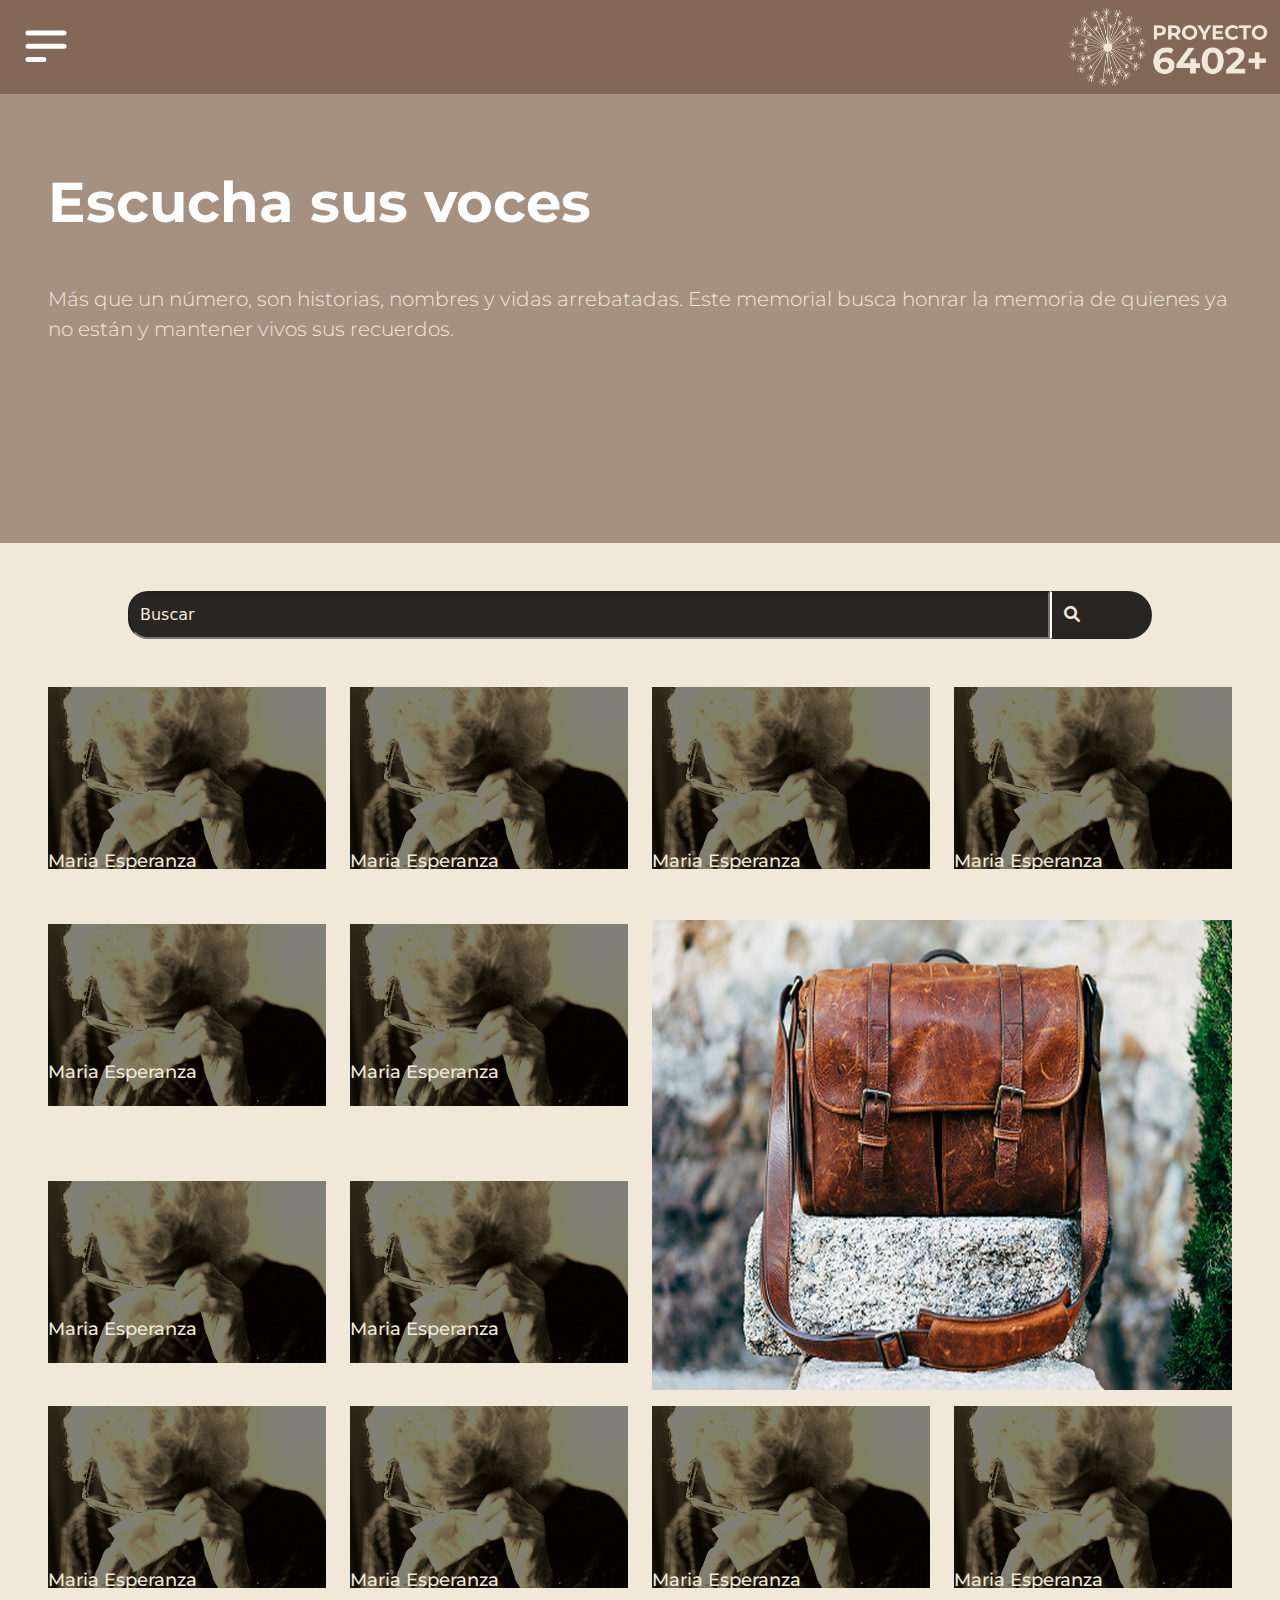
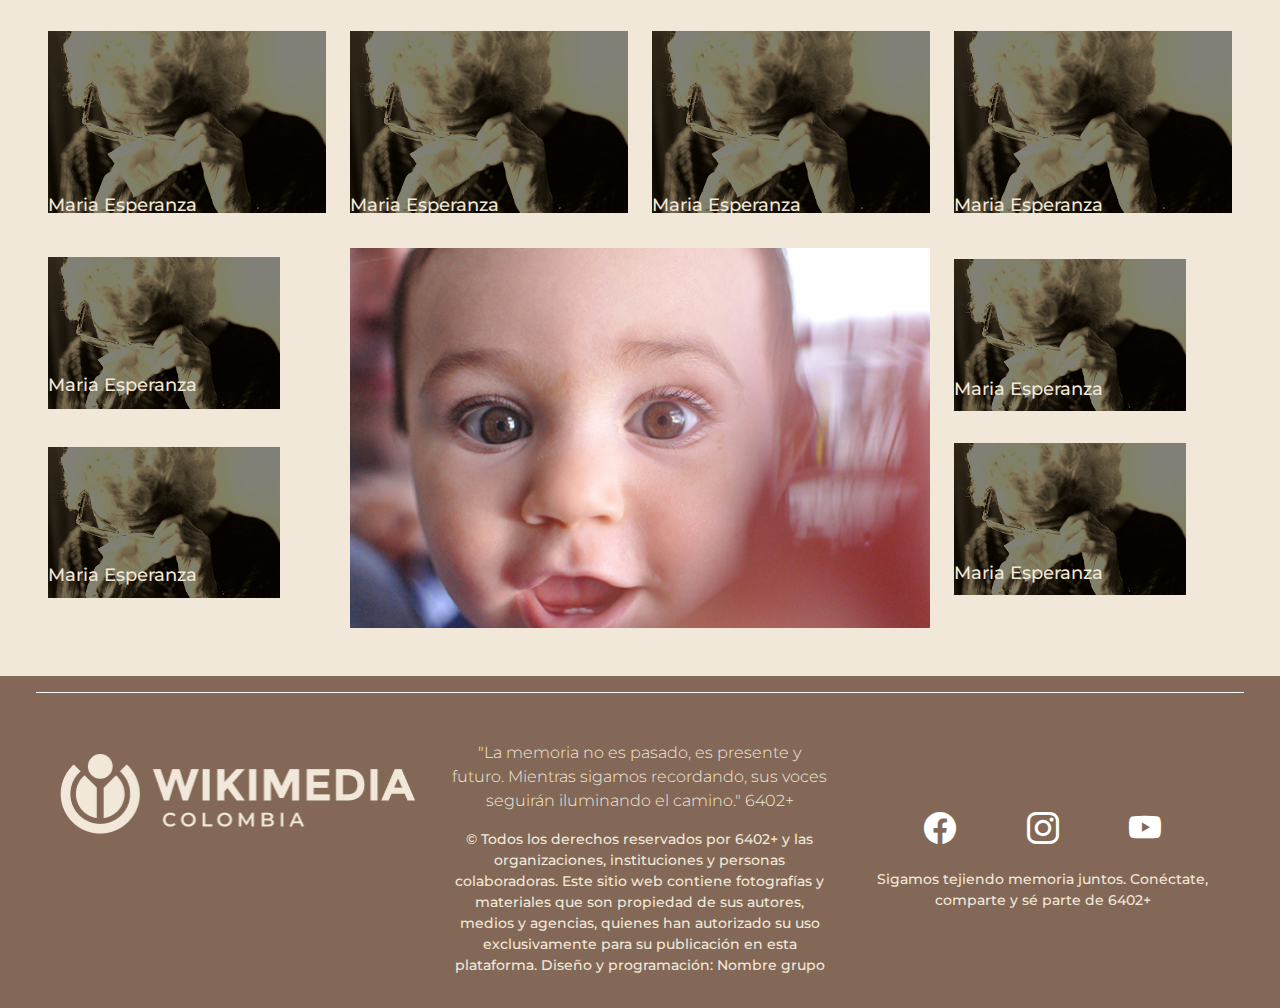
<file: testimonios.html>
<!DOCTYPE html>
<html lang="es">
<head>
    <meta charset="UTF-8">
    <meta name="viewport" content="width=device-width, initial-scale=1.0">
    <title>6042+</title>
    <link rel="stylesheet" href="Css/styles.css">
    <link rel="stylesheet" href="https://cdn.jsdelivr.net/npm/bootstrap@5.2.3/dist/css/bootstrap.min.css">
    <link href="https://cdn.jsdelivr.net/npm/bootstrap-icons/font/bootstrap-icons.css" rel="stylesheet">
    <link rel="stylesheet" href="https://cdnjs.cloudflare.com/ajax/libs/font-awesome/6.0.0-beta3/css/all.min.css">
    <link rel="preconnect" href="https://fonts.googleapis.com">
    <link rel="preconnect" href="https://fonts.gstatic.com" crossorigin>
    <link href="https://fonts.googleapis.com/css2?family=Montserrat:ital,wght@0,100..900;1,100..900&family=Poppins:ital,wght@0,100;0,200;0,300;0,400;0,500;0,600;0,700;0,800;0,900;1,100;1,200;1,300;1,400;1,500;1,600;1,700;1,800;1,900&display=swap" rel="stylesheet">

    

</head>
<body id="ColorBody2">
    <section class="ColorTestimonio" >
        
        <div class="container-fluid px-5" >
          <div class="row mt-5 ">
            <div class="col-12 text-white" style="margin-top: 10%;">
                <h1 class="display-4 fw-bold mb-3 mb-md-5 ">Escucha sus voces</h1>
            </div>
            <div class="col-12">
                <p class="lead w-100 w-md-75  mb-3 mb-md-5 text-start  ">Más que un número, son historias, nombres y vidas arrebatadas. Este memorial busca honrar la memoria de quienes ya no están y mantener vivos sus recuerdos.</p>
            </div>
          </div>
        </div>
        
    </section>
    <!--TESTIMONIOS Galeria-->
    <section class=" mt-5 ColorGaleria">
          <!--modales o Popup del contenido cada modal tiene su ID para ser abierto por su testimonio-->
        <div class="modal fade modal-custom" id="modal1" tabindex="-1" aria-labelledby="modal1Label" aria-hidden="true">
            <div class="modal-dialog modal-xl">
              <div class="modal-content">
                <div class="modal-header">
                  <h2 style="color: black;" class="modal-title" id="modal1Label">Maria Esperanza Rojas </h2>
                  
                  <button type="button" class="btn btn-tranparent" data-bs-dismiss="modal"><i class="bi bi-x-lg"></i></button>   
                </div>
                <div class="modal-body">
                  <div class="container">
                    <div class="row">
                      <div class="col-12 col-md-6  ">
                        <img src="Img/bebeColor.png" alt="" class="img-fluid w-75">
                        <img src="Img/maletaColor.png" alt="" class="img-fluid w-75">
    
                      </div>
                      <div class="col-12 col-md-6">
                        <h3 style="font-size: 20px; color: black;" class="mb-5 w-100">"A mi hijo le encantaba la música, siempre andaba tarareando una canción. Hoy su voz ya no está, pero yo sigo aquí para que nadie lo olvide."</h3>
                        <p style="color: black;" class="w-100">Lorem ipsum dolor sit amet, consectetur adipiscing elit. Nunc ut justo pellentesque massa commodo scelerisque eu non libero. Morbi id felis quam. Donec ac mauris vitae arcu interdum laoreet eget a elit. In at imperdiet nibh, et dapibus nulla. Nulla facilisi. Sed congue sem ante, ac commodo magna vulputate eget. Maecenas sit amet facilisis magna, at finibus enim. Cras imperdiet pretium nunc, ut condimentum lorem vehicula id. Ut dolor nulla, sodales et lorem et, hendrerit vulputate nunc. Aenean eget porttitor nulla. Mauris varius velit nec volutpat mattis. Nulla facilisi. Vivamus hendrerit justo eget eros tempor lobortis.
  
                          Donec dui mi, vestibulum non nunc a, congue malesuada lectus. Nulla vel volutpat risus. In semper condimentum imperdiet. Sed laoreet lorem in enim viverra, vitae porta ipsum pulvinar. Suspendisse in nibh tincidunt, faucibus nisl vitae, feugiat nisl. Lorem ipsum dolor sit amet, consectetur adipiscing elit. Nunc ut justo pellentesque massa commodo scelerisque eu non libero. Morbi id felis quam. Donec ac mauris vitae arcu interdum laoreet eget a elit. In at imperdiet nibh, et dapibus nulla. Nulla facilisi. Sed congue sem ante, ac commodo magna vulputate eget. Maecenas sit amet facilisis magna, at finibus enim. Cras imperdiet pretium nunc, ut condimentum lorem vehicula id. Ut dolor nulla, sodales et lorem et, hendrerit vulputate nunc. Aenean eget porttitor nulla. Mauris varius velit nec volutpat mattis. Nulla facilisi. Vivamus hendrerit justo eget eros tempor lobortis.
                          
                          Donec dui mi, vestibulum non nunc a, congue malesuada lectus. Nulla vel volutpat risus. In semper condimentum imperdiet. Sed laoreet lorem in enim viverra, vitae porta ipsum </p>
                      </div>
  
                    </div>

                  </div>            
                </div>
               
              </div>
            </div>
        </div> 
        <div class="modal fade modal-custom" id="modal2" tabindex="-1" aria-labelledby="modal1Label" aria-hidden="true">
          <div class="modal-dialog modal-xl">
            <div class="modal-content">
              <div class="modal-header">
                <h2 style="color: black;" class="modal-title" id="modal1Label">Maria Esperanza Rojas </h2>
                
                <button type="button" class="btn btn-tranparent" data-bs-dismiss="modal"><i class="bi bi-x-lg"></i></button>   
              </div>
              <div class="modal-body">
                <div class="container">
                  <div class="row">
                    <div class="col-12 col-md-6  ">
                      <img src="Img/bebeColor.png" alt="" class="img-fluid w-75">
                      <img src="Img/maletaColor.png" alt="" class="img-fluid w-75">
  
                    </div>
                    <div class="col-12 col-md-6">
                      <h3 style="font-size: 20px; color: black;" class="mb-5 w-100">"A mi hijo le encantaba la música, siempre andaba tarareando una canción. Hoy su voz ya no está, pero yo sigo aquí para que nadie lo olvide."</h3>
                      <p style="color: black;" class="w-100">Lorem ipsum dolor sit amet, consectetur adipiscing elit. Nunc ut justo pellentesque massa commodo scelerisque eu non libero. Morbi id felis quam. Donec ac mauris vitae arcu interdum laoreet eget a elit. In at imperdiet nibh, et dapibus nulla. Nulla facilisi. Sed congue sem ante, ac commodo magna vulputate eget. Maecenas sit amet facilisis magna, at finibus enim. Cras imperdiet pretium nunc, ut condimentum lorem vehicula id. Ut dolor nulla, sodales et lorem et, hendrerit vulputate nunc. Aenean eget porttitor nulla. Mauris varius velit nec volutpat mattis. Nulla facilisi. Vivamus hendrerit justo eget eros tempor lobortis.

                        Donec dui mi, vestibulum non nunc a, congue malesuada lectus. Nulla vel volutpat risus. In semper condimentum imperdiet. Sed laoreet lorem in enim viverra, vitae porta ipsum pulvinar. Suspendisse in nibh tincidunt, faucibus nisl vitae, feugiat nisl. Lorem ipsum dolor sit amet, consectetur adipiscing elit. Nunc ut justo pellentesque massa commodo scelerisque eu non libero. Morbi id felis quam. Donec ac mauris vitae arcu interdum laoreet eget a elit. In at imperdiet nibh, et dapibus nulla. Nulla facilisi. Sed congue sem ante, ac commodo magna vulputate eget. Maecenas sit amet facilisis magna, at finibus enim. Cras imperdiet pretium nunc, ut condimentum lorem vehicula id. Ut dolor nulla, sodales et lorem et, hendrerit vulputate nunc. Aenean eget porttitor nulla. Mauris varius velit nec volutpat mattis. Nulla facilisi. Vivamus hendrerit justo eget eros tempor lobortis.
                        
                        Donec dui mi, vestibulum non nunc a, congue malesuada lectus. Nulla vel volutpat risus. In semper condimentum imperdiet. Sed laoreet lorem in enim viverra, vitae porta ipsum </p>
                    </div>

                  </div>

                </div>            
              </div>
             
            </div>
          </div>
            
        </div>
        <div class="modal fade modal-custom" id="modal3" tabindex="-1" aria-labelledby="modal1Label" aria-hidden="true">
          <div class="modal-dialog modal-xl">
            <div class="modal-content">
              <div class="modal-header">
                <h2 style="color: black;" class="modal-title" id="modal1Label">Maria Esperanza Rojas </h2>
                
                <button type="button" class="btn btn-tranparent" data-bs-dismiss="modal"><i class="bi bi-x-lg"></i></button>   
              </div>
              <div class="modal-body">
                <div class="container">
                  <div class="row">
                    <div class="col-12 col-md-6  ">
                      <img src="Img/bebeColor.png" alt="" class="img-fluid w-75">
                      <img src="Img/maletaColor.png" alt="" class="img-fluid w-75">
  
                    </div>
                    <div class="col-12 col-md-6">
                      <h3 style="font-size: 20px; color: black;" class="mb-5 w-100">"A mi hijo le encantaba la música, siempre andaba tarareando una canción. Hoy su voz ya no está, pero yo sigo aquí para que nadie lo olvide."</h3>
                      <p style="color: black;" class="w-100">Lorem ipsum dolor sit amet, consectetur adipiscing elit. Nunc ut justo pellentesque massa commodo scelerisque eu non libero. Morbi id felis quam. Donec ac mauris vitae arcu interdum laoreet eget a elit. In at imperdiet nibh, et dapibus nulla. Nulla facilisi. Sed congue sem ante, ac commodo magna vulputate eget. Maecenas sit amet facilisis magna, at finibus enim. Cras imperdiet pretium nunc, ut condimentum lorem vehicula id. Ut dolor nulla, sodales et lorem et, hendrerit vulputate nunc. Aenean eget porttitor nulla. Mauris varius velit nec volutpat mattis. Nulla facilisi. Vivamus hendrerit justo eget eros tempor lobortis.

                        Donec dui mi, vestibulum non nunc a, congue malesuada lectus. Nulla vel volutpat risus. In semper condimentum imperdiet. Sed laoreet lorem in enim viverra, vitae porta ipsum pulvinar. Suspendisse in nibh tincidunt, faucibus nisl vitae, feugiat nisl. Lorem ipsum dolor sit amet, consectetur adipiscing elit. Nunc ut justo pellentesque massa commodo scelerisque eu non libero. Morbi id felis quam. Donec ac mauris vitae arcu interdum laoreet eget a elit. In at imperdiet nibh, et dapibus nulla. Nulla facilisi. Sed congue sem ante, ac commodo magna vulputate eget. Maecenas sit amet facilisis magna, at finibus enim. Cras imperdiet pretium nunc, ut condimentum lorem vehicula id. Ut dolor nulla, sodales et lorem et, hendrerit vulputate nunc. Aenean eget porttitor nulla. Mauris varius velit nec volutpat mattis. Nulla facilisi. Vivamus hendrerit justo eget eros tempor lobortis.
                        
                        Donec dui mi, vestibulum non nunc a, congue malesuada lectus. Nulla vel volutpat risus. In semper condimentum imperdiet. Sed laoreet lorem in enim viverra, vitae porta ipsum </p>
                    </div>

                  </div>

                </div>            
              </div>
             
            </div>
          </div>
        </div>
        <div class="modal fade modal-custom" id="modal4" tabindex="-1" aria-labelledby="modal1Label" aria-hidden="true">
          <div class="modal-dialog modal-xl">
            <div class="modal-content">
              <div class="modal-header">
                <h2 style="color: black;" class="modal-title" id="modal1Label">Maria Esperanza Rojas </h2>
                
                <button type="button" class="btn btn-tranparent" data-bs-dismiss="modal"><i class="bi bi-x-lg"></i></button>   
              </div>
              <div class="modal-body">
                <div class="container">
                  <div class="row">
                    <div class="col-12 col-md-6  ">
                      <img src="Img/bebeColor.png" alt="" class="img-fluid w-75">
                      <img src="Img/maletaColor.png" alt="" class="img-fluid w-75">
  
                    </div>
                    <div class="col-12 col-md-6">
                      <h3 style="font-size: 20px; color: black;" class="mb-5 w-100">"A mi hijo le encantaba la música, siempre andaba tarareando una canción. Hoy su voz ya no está, pero yo sigo aquí para que nadie lo olvide."</h3>
                      <p style="color: black;" class="w-100">Lorem ipsum dolor sit amet, consectetur adipiscing elit. Nunc ut justo pellentesque massa commodo scelerisque eu non libero. Morbi id felis quam. Donec ac mauris vitae arcu interdum laoreet eget a elit. In at imperdiet nibh, et dapibus nulla. Nulla facilisi. Sed congue sem ante, ac commodo magna vulputate eget. Maecenas sit amet facilisis magna, at finibus enim. Cras imperdiet pretium nunc, ut condimentum lorem vehicula id. Ut dolor nulla, sodales et lorem et, hendrerit vulputate nunc. Aenean eget porttitor nulla. Mauris varius velit nec volutpat mattis. Nulla facilisi. Vivamus hendrerit justo eget eros tempor lobortis.

                        Donec dui mi, vestibulum non nunc a, congue malesuada lectus. Nulla vel volutpat risus. In semper condimentum imperdiet. Sed laoreet lorem in enim viverra, vitae porta ipsum pulvinar. Suspendisse in nibh tincidunt, faucibus nisl vitae, feugiat nisl. Lorem ipsum dolor sit amet, consectetur adipiscing elit. Nunc ut justo pellentesque massa commodo scelerisque eu non libero. Morbi id felis quam. Donec ac mauris vitae arcu interdum laoreet eget a elit. In at imperdiet nibh, et dapibus nulla. Nulla facilisi. Sed congue sem ante, ac commodo magna vulputate eget. Maecenas sit amet facilisis magna, at finibus enim. Cras imperdiet pretium nunc, ut condimentum lorem vehicula id. Ut dolor nulla, sodales et lorem et, hendrerit vulputate nunc. Aenean eget porttitor nulla. Mauris varius velit nec volutpat mattis. Nulla facilisi. Vivamus hendrerit justo eget eros tempor lobortis.
                        
                        Donec dui mi, vestibulum non nunc a, congue malesuada lectus. Nulla vel volutpat risus. In semper condimentum imperdiet. Sed laoreet lorem in enim viverra, vitae porta ipsum </p>
                    </div>

                  </div>

                </div>            
              </div>
             
            </div>
          </div>
        </div>
        <div class="modal fade modal-custom" id="modal5" tabindex="-1" aria-labelledby="modal1Label" aria-hidden="true">
          <div class="modal-dialog modal-xl">
            <div class="modal-content">
              <div class="modal-header">
                <h2 style="color: black;" class="modal-title" id="modal1Label">Maria Esperanza Rojas </h2>
                
                <button type="button" class="btn btn-tranparent" data-bs-dismiss="modal"><i class="bi bi-x-lg"></i></button>   
              </div>
              <div class="modal-body">
                <div class="container">
                  <div class="row">
                    <div class="col-12 col-md-6  ">
                      <img src="Img/bebeColor.png" alt="" class="img-fluid w-75">
                      <img src="Img/maletaColor.png" alt="" class="img-fluid w-75">
  
                    </div>
                    <div class="col-12 col-md-6">
                      <h3 style="font-size: 20px; color: black;" class="mb-5 w-100">"A mi hijo le encantaba la música, siempre andaba tarareando una canción. Hoy su voz ya no está, pero yo sigo aquí para que nadie lo olvide."</h3>
                      <p style="color: black;" class="w-100">Lorem ipsum dolor sit amet, consectetur adipiscing elit. Nunc ut justo pellentesque massa commodo scelerisque eu non libero. Morbi id felis quam. Donec ac mauris vitae arcu interdum laoreet eget a elit. In at imperdiet nibh, et dapibus nulla. Nulla facilisi. Sed congue sem ante, ac commodo magna vulputate eget. Maecenas sit amet facilisis magna, at finibus enim. Cras imperdiet pretium nunc, ut condimentum lorem vehicula id. Ut dolor nulla, sodales et lorem et, hendrerit vulputate nunc. Aenean eget porttitor nulla. Mauris varius velit nec volutpat mattis. Nulla facilisi. Vivamus hendrerit justo eget eros tempor lobortis.

                        Donec dui mi, vestibulum non nunc a, congue malesuada lectus. Nulla vel volutpat risus. In semper condimentum imperdiet. Sed laoreet lorem in enim viverra, vitae porta ipsum pulvinar. Suspendisse in nibh tincidunt, faucibus nisl vitae, feugiat nisl. Lorem ipsum dolor sit amet, consectetur adipiscing elit. Nunc ut justo pellentesque massa commodo scelerisque eu non libero. Morbi id felis quam. Donec ac mauris vitae arcu interdum laoreet eget a elit. In at imperdiet nibh, et dapibus nulla. Nulla facilisi. Sed congue sem ante, ac commodo magna vulputate eget. Maecenas sit amet facilisis magna, at finibus enim. Cras imperdiet pretium nunc, ut condimentum lorem vehicula id. Ut dolor nulla, sodales et lorem et, hendrerit vulputate nunc. Aenean eget porttitor nulla. Mauris varius velit nec volutpat mattis. Nulla facilisi. Vivamus hendrerit justo eget eros tempor lobortis.
                        
                        Donec dui mi, vestibulum non nunc a, congue malesuada lectus. Nulla vel volutpat risus. In semper condimentum imperdiet. Sed laoreet lorem in enim viverra, vitae porta ipsum </p>
                    </div>

                  </div>

                </div>            
              </div>
             
            </div>
          </div>
        </div>
        <div class="modal fade modal-custom" id="modal6" tabindex="-1" aria-labelledby="modal1Label" aria-hidden="true">
          <div class="modal-dialog modal-xl">
            <div class="modal-content">
              <div class="modal-header">
                <h2 style="color: black;" class="modal-title" id="modal1Label">Maria Esperanza Rojas </h2>
                
                <button type="button" class="btn btn-tranparent" data-bs-dismiss="modal"><i class="bi bi-x-lg"></i></button>   
              </div>
              <div class="modal-body">
                <div class="container">
                  <div class="row">
                    <div class="col-12 col-md-6  ">
                      <img src="Img/bebeColor.png" alt="" class="img-fluid w-75">
                      <img src="Img/maletaColor.png" alt="" class="img-fluid w-75">
  
                    </div>
                    <div class="col-12 col-md-6">
                      <h3 style="font-size: 20px; color: black;" class="mb-5 w-100">"A mi hijo le encantaba la música, siempre andaba tarareando una canción. Hoy su voz ya no está, pero yo sigo aquí para que nadie lo olvide."</h3>
                      <p style="color: black;" class="w-100">Lorem ipsum dolor sit amet, consectetur adipiscing elit. Nunc ut justo pellentesque massa commodo scelerisque eu non libero. Morbi id felis quam. Donec ac mauris vitae arcu interdum laoreet eget a elit. In at imperdiet nibh, et dapibus nulla. Nulla facilisi. Sed congue sem ante, ac commodo magna vulputate eget. Maecenas sit amet facilisis magna, at finibus enim. Cras imperdiet pretium nunc, ut condimentum lorem vehicula id. Ut dolor nulla, sodales et lorem et, hendrerit vulputate nunc. Aenean eget porttitor nulla. Mauris varius velit nec volutpat mattis. Nulla facilisi. Vivamus hendrerit justo eget eros tempor lobortis.

                        Donec dui mi, vestibulum non nunc a, congue malesuada lectus. Nulla vel volutpat risus. In semper condimentum imperdiet. Sed laoreet lorem in enim viverra, vitae porta ipsum pulvinar. Suspendisse in nibh tincidunt, faucibus nisl vitae, feugiat nisl. Lorem ipsum dolor sit amet, consectetur adipiscing elit. Nunc ut justo pellentesque massa commodo scelerisque eu non libero. Morbi id felis quam. Donec ac mauris vitae arcu interdum laoreet eget a elit. In at imperdiet nibh, et dapibus nulla. Nulla facilisi. Sed congue sem ante, ac commodo magna vulputate eget. Maecenas sit amet facilisis magna, at finibus enim. Cras imperdiet pretium nunc, ut condimentum lorem vehicula id. Ut dolor nulla, sodales et lorem et, hendrerit vulputate nunc. Aenean eget porttitor nulla. Mauris varius velit nec volutpat mattis. Nulla facilisi. Vivamus hendrerit justo eget eros tempor lobortis.
                        
                        Donec dui mi, vestibulum non nunc a, congue malesuada lectus. Nulla vel volutpat risus. In semper condimentum imperdiet. Sed laoreet lorem in enim viverra, vitae porta ipsum </p>
                    </div>

                  </div>

                </div>            
              </div>
             
            </div>
          </div>
        </div>
        <div class="modal fade modal-custom" id="modal7" tabindex="-1" aria-labelledby="modal1Label" aria-hidden="true">
          <div class="modal-dialog modal-xl">
            <div class="modal-content">
              <div class="modal-header">
                <h2 style="color: black;" class="modal-title" id="modal1Label">Maria Esperanza Rojas </h2>
                
                <button type="button" class="btn btn-tranparent" data-bs-dismiss="modal"><i class="bi bi-x-lg"></i></button>   
              </div>
              <div class="modal-body">
                <div class="container">
                  <div class="row">
                    <div class="col-12 col-md-6  ">
                      <img src="Img/bebeColor.png" alt="" class="img-fluid w-75">
                      <img src="Img/maletaColor.png" alt="" class="img-fluid w-75">
  
                    </div>
                    <div class="col-12 col-md-6">
                      <h3 style="font-size: 20px; color: black;" class="mb-5 w-100">"A mi hijo le encantaba la música, siempre andaba tarareando una canción. Hoy su voz ya no está, pero yo sigo aquí para que nadie lo olvide."</h3>
                      <p style="color: black;" class="w-100">Lorem ipsum dolor sit amet, consectetur adipiscing elit. Nunc ut justo pellentesque massa commodo scelerisque eu non libero. Morbi id felis quam. Donec ac mauris vitae arcu interdum laoreet eget a elit. In at imperdiet nibh, et dapibus nulla. Nulla facilisi. Sed congue sem ante, ac commodo magna vulputate eget. Maecenas sit amet facilisis magna, at finibus enim. Cras imperdiet pretium nunc, ut condimentum lorem vehicula id. Ut dolor nulla, sodales et lorem et, hendrerit vulputate nunc. Aenean eget porttitor nulla. Mauris varius velit nec volutpat mattis. Nulla facilisi. Vivamus hendrerit justo eget eros tempor lobortis.

                        Donec dui mi, vestibulum non nunc a, congue malesuada lectus. Nulla vel volutpat risus. In semper condimentum imperdiet. Sed laoreet lorem in enim viverra, vitae porta ipsum pulvinar. Suspendisse in nibh tincidunt, faucibus nisl vitae, feugiat nisl. Lorem ipsum dolor sit amet, consectetur adipiscing elit. Nunc ut justo pellentesque massa commodo scelerisque eu non libero. Morbi id felis quam. Donec ac mauris vitae arcu interdum laoreet eget a elit. In at imperdiet nibh, et dapibus nulla. Nulla facilisi. Sed congue sem ante, ac commodo magna vulputate eget. Maecenas sit amet facilisis magna, at finibus enim. Cras imperdiet pretium nunc, ut condimentum lorem vehicula id. Ut dolor nulla, sodales et lorem et, hendrerit vulputate nunc. Aenean eget porttitor nulla. Mauris varius velit nec volutpat mattis. Nulla facilisi. Vivamus hendrerit justo eget eros tempor lobortis.
                        
                        Donec dui mi, vestibulum non nunc a, congue malesuada lectus. Nulla vel volutpat risus. In semper condimentum imperdiet. Sed laoreet lorem in enim viverra, vitae porta ipsum </p>
                    </div>

                  </div>

                </div>            
              </div>
             
            </div>
          </div>
           
        </div>
        <div class="modal fade modal-custom" id="modal8" tabindex="-1" aria-labelledby="modal1Label" aria-hidden="true">
          <div class="modal-dialog modal-xl">
            <div class="modal-content">
              <div class="modal-header">
                <h2 style="color: black;" class="modal-title" id="modal1Label">Maria Esperanza Rojas </h2>
                
                <button type="button" class="btn btn-tranparent" data-bs-dismiss="modal"><i class="bi bi-x-lg"></i></button>   
              </div>
              <div class="modal-body">
                <div class="container">
                  <div class="row">
                    <div class="col-12 col-md-6  ">
                      <img src="Img/bebeColor.png" alt="" class="img-fluid w-75">
                      <img src="Img/maletaColor.png" alt="" class="img-fluid w-75">
  
                    </div>
                    <div class="col-12 col-md-6">
                      <h3 style="font-size: 20px; color: black;" class="mb-5 w-100">"A mi hijo le encantaba la música, siempre andaba tarareando una canción. Hoy su voz ya no está, pero yo sigo aquí para que nadie lo olvide."</h3>
                      <p style="color: black;" class="w-100">Lorem ipsum dolor sit amet, consectetur adipiscing elit. Nunc ut justo pellentesque massa commodo scelerisque eu non libero. Morbi id felis quam. Donec ac mauris vitae arcu interdum laoreet eget a elit. In at imperdiet nibh, et dapibus nulla. Nulla facilisi. Sed congue sem ante, ac commodo magna vulputate eget. Maecenas sit amet facilisis magna, at finibus enim. Cras imperdiet pretium nunc, ut condimentum lorem vehicula id. Ut dolor nulla, sodales et lorem et, hendrerit vulputate nunc. Aenean eget porttitor nulla. Mauris varius velit nec volutpat mattis. Nulla facilisi. Vivamus hendrerit justo eget eros tempor lobortis.

                        Donec dui mi, vestibulum non nunc a, congue malesuada lectus. Nulla vel volutpat risus. In semper condimentum imperdiet. Sed laoreet lorem in enim viverra, vitae porta ipsum pulvinar. Suspendisse in nibh tincidunt, faucibus nisl vitae, feugiat nisl. Lorem ipsum dolor sit amet, consectetur adipiscing elit. Nunc ut justo pellentesque massa commodo scelerisque eu non libero. Morbi id felis quam. Donec ac mauris vitae arcu interdum laoreet eget a elit. In at imperdiet nibh, et dapibus nulla. Nulla facilisi. Sed congue sem ante, ac commodo magna vulputate eget. Maecenas sit amet facilisis magna, at finibus enim. Cras imperdiet pretium nunc, ut condimentum lorem vehicula id. Ut dolor nulla, sodales et lorem et, hendrerit vulputate nunc. Aenean eget porttitor nulla. Mauris varius velit nec volutpat mattis. Nulla facilisi. Vivamus hendrerit justo eget eros tempor lobortis.
                        
                        Donec dui mi, vestibulum non nunc a, congue malesuada lectus. Nulla vel volutpat risus. In semper condimentum imperdiet. Sed laoreet lorem in enim viverra, vitae porta ipsum </p>
                    </div>

                  </div>

                </div>            
              </div>
             
            </div>
          </div>
            
        </div>
        <div class="modal fade modal-custom" id="modal9" tabindex="-1" aria-labelledby="modal1Label" aria-hidden="true">
          <div class="modal-dialog modal-xl">
            <div class="modal-content">
              <div class="modal-header">
                <h2 style="color: black;" class="modal-title" id="modal1Label">Maria Esperanza Rojas </h2>
                
                <button type="button" class="btn btn-tranparent" data-bs-dismiss="modal"><i class="bi bi-x-lg"></i></button>   
              </div>
              <div class="modal-body">
                <div class="container">
                  <div class="row">
                    <div class="col-12 col-md-6  ">
                      <img src="Img/bebeColor.png" alt="" class="img-fluid w-75">
                      <img src="Img/maletaColor.png" alt="" class="img-fluid w-75">
  
                    </div>
                    <div class="col-12 col-md-6">
                      <h3 style="font-size: 20px; color: black;" class="mb-5 w-100">"A mi hijo le encantaba la música, siempre andaba tarareando una canción. Hoy su voz ya no está, pero yo sigo aquí para que nadie lo olvide."</h3>
                      <p style="color: black;" class="w-100">Lorem ipsum dolor sit amet, consectetur adipiscing elit. Nunc ut justo pellentesque massa commodo scelerisque eu non libero. Morbi id felis quam. Donec ac mauris vitae arcu interdum laoreet eget a elit. In at imperdiet nibh, et dapibus nulla. Nulla facilisi. Sed congue sem ante, ac commodo magna vulputate eget. Maecenas sit amet facilisis magna, at finibus enim. Cras imperdiet pretium nunc, ut condimentum lorem vehicula id. Ut dolor nulla, sodales et lorem et, hendrerit vulputate nunc. Aenean eget porttitor nulla. Mauris varius velit nec volutpat mattis. Nulla facilisi. Vivamus hendrerit justo eget eros tempor lobortis.

                        Donec dui mi, vestibulum non nunc a, congue malesuada lectus. Nulla vel volutpat risus. In semper condimentum imperdiet. Sed laoreet lorem in enim viverra, vitae porta ipsum pulvinar. Suspendisse in nibh tincidunt, faucibus nisl vitae, feugiat nisl. Lorem ipsum dolor sit amet, consectetur adipiscing elit. Nunc ut justo pellentesque massa commodo scelerisque eu non libero. Morbi id felis quam. Donec ac mauris vitae arcu interdum laoreet eget a elit. In at imperdiet nibh, et dapibus nulla. Nulla facilisi. Sed congue sem ante, ac commodo magna vulputate eget. Maecenas sit amet facilisis magna, at finibus enim. Cras imperdiet pretium nunc, ut condimentum lorem vehicula id. Ut dolor nulla, sodales et lorem et, hendrerit vulputate nunc. Aenean eget porttitor nulla. Mauris varius velit nec volutpat mattis. Nulla facilisi. Vivamus hendrerit justo eget eros tempor lobortis.
                        
                        Donec dui mi, vestibulum non nunc a, congue malesuada lectus. Nulla vel volutpat risus. In semper condimentum imperdiet. Sed laoreet lorem in enim viverra, vitae porta ipsum </p>
                    </div>

                  </div>

                </div>            
              </div>
             
            </div>
          </div>
            
        </div>
        <div class="modal fade modal-custom" id="modal10" tabindex="-1" aria-labelledby="modal1Label" aria-hidden="true">
          <div class="modal-dialog modal-xl">
            <div class="modal-content">
              <div class="modal-header">
                <h2 style="color: black;" class="modal-title" id="modal1Label">Maria Esperanza Rojas </h2>
                
                <button type="button" class="btn btn-tranparent" data-bs-dismiss="modal"><i class="bi bi-x-lg"></i></button>   
              </div>
              <div class="modal-body">
                <div class="container">
                  <div class="row">
                    <div class="col-12 col-md-6  ">
                      <img src="Img/bebeColor.png" alt="" class="img-fluid w-75">
                      <img src="Img/maletaColor.png" alt="" class="img-fluid w-75">
  
                    </div>
                    <div class="col-12 col-md-6">
                      <h3 style="font-size: 20px; color: black;" class="mb-5 w-100">"A mi hijo le encantaba la música, siempre andaba tarareando una canción. Hoy su voz ya no está, pero yo sigo aquí para que nadie lo olvide."</h3>
                      <p style="color: black;" class="w-100">Lorem ipsum dolor sit amet, consectetur adipiscing elit. Nunc ut justo pellentesque massa commodo scelerisque eu non libero. Morbi id felis quam. Donec ac mauris vitae arcu interdum laoreet eget a elit. In at imperdiet nibh, et dapibus nulla. Nulla facilisi. Sed congue sem ante, ac commodo magna vulputate eget. Maecenas sit amet facilisis magna, at finibus enim. Cras imperdiet pretium nunc, ut condimentum lorem vehicula id. Ut dolor nulla, sodales et lorem et, hendrerit vulputate nunc. Aenean eget porttitor nulla. Mauris varius velit nec volutpat mattis. Nulla facilisi. Vivamus hendrerit justo eget eros tempor lobortis.

                        Donec dui mi, vestibulum non nunc a, congue malesuada lectus. Nulla vel volutpat risus. In semper condimentum imperdiet. Sed laoreet lorem in enim viverra, vitae porta ipsum pulvinar. Suspendisse in nibh tincidunt, faucibus nisl vitae, feugiat nisl. Lorem ipsum dolor sit amet, consectetur adipiscing elit. Nunc ut justo pellentesque massa commodo scelerisque eu non libero. Morbi id felis quam. Donec ac mauris vitae arcu interdum laoreet eget a elit. In at imperdiet nibh, et dapibus nulla. Nulla facilisi. Sed congue sem ante, ac commodo magna vulputate eget. Maecenas sit amet facilisis magna, at finibus enim. Cras imperdiet pretium nunc, ut condimentum lorem vehicula id. Ut dolor nulla, sodales et lorem et, hendrerit vulputate nunc. Aenean eget porttitor nulla. Mauris varius velit nec volutpat mattis. Nulla facilisi. Vivamus hendrerit justo eget eros tempor lobortis.
                        
                        Donec dui mi, vestibulum non nunc a, congue malesuada lectus. Nulla vel volutpat risus. In semper condimentum imperdiet. Sed laoreet lorem in enim viverra, vitae porta ipsum </p>
                    </div>

                  </div>

                </div>            
              </div>
             
            </div>
          </div>
             
        </div>
        <div class="modal fade modal-custom" id="modal11" tabindex="-1" aria-labelledby="modal1Label" aria-hidden="true">
          <div class="modal-dialog modal-xl">
            <div class="modal-content">
              <div class="modal-header">
                <h2 style="color: black;" class="modal-title" id="modal1Label">Maria Esperanza Rojas </h2>
                
                <button type="button" class="btn btn-tranparent" data-bs-dismiss="modal"><i class="bi bi-x-lg"></i></button>   
              </div>
              <div class="modal-body">
                <div class="container">
                  <div class="row">
                    <div class="col-12 col-md-6  ">
                      <img src="Img/bebeColor.png" alt="" class="img-fluid w-75">
                      <img src="Img/maletaColor.png" alt="" class="img-fluid w-75">
  
                    </div>
                    <div class="col-12 col-md-6">
                      <h3 style="font-size: 20px; color: black;" class="mb-5 w-100">"A mi hijo le encantaba la música, siempre andaba tarareando una canción. Hoy su voz ya no está, pero yo sigo aquí para que nadie lo olvide."</h3>
                      <p style="color: black;" class="w-100">Lorem ipsum dolor sit amet, consectetur adipiscing elit. Nunc ut justo pellentesque massa commodo scelerisque eu non libero. Morbi id felis quam. Donec ac mauris vitae arcu interdum laoreet eget a elit. In at imperdiet nibh, et dapibus nulla. Nulla facilisi. Sed congue sem ante, ac commodo magna vulputate eget. Maecenas sit amet facilisis magna, at finibus enim. Cras imperdiet pretium nunc, ut condimentum lorem vehicula id. Ut dolor nulla, sodales et lorem et, hendrerit vulputate nunc. Aenean eget porttitor nulla. Mauris varius velit nec volutpat mattis. Nulla facilisi. Vivamus hendrerit justo eget eros tempor lobortis.

                        Donec dui mi, vestibulum non nunc a, congue malesuada lectus. Nulla vel volutpat risus. In semper condimentum imperdiet. Sed laoreet lorem in enim viverra, vitae porta ipsum pulvinar. Suspendisse in nibh tincidunt, faucibus nisl vitae, feugiat nisl. Lorem ipsum dolor sit amet, consectetur adipiscing elit. Nunc ut justo pellentesque massa commodo scelerisque eu non libero. Morbi id felis quam. Donec ac mauris vitae arcu interdum laoreet eget a elit. In at imperdiet nibh, et dapibus nulla. Nulla facilisi. Sed congue sem ante, ac commodo magna vulputate eget. Maecenas sit amet facilisis magna, at finibus enim. Cras imperdiet pretium nunc, ut condimentum lorem vehicula id. Ut dolor nulla, sodales et lorem et, hendrerit vulputate nunc. Aenean eget porttitor nulla. Mauris varius velit nec volutpat mattis. Nulla facilisi. Vivamus hendrerit justo eget eros tempor lobortis.
                        
                        Donec dui mi, vestibulum non nunc a, congue malesuada lectus. Nulla vel volutpat risus. In semper condimentum imperdiet. Sed laoreet lorem in enim viverra, vitae porta ipsum </p>
                    </div>

                  </div>

                </div>            
              </div>
             
            </div>
          </div>
            
        </div>
        <div class="modal fade modal-custom" id="modal12" tabindex="-1" aria-labelledby="modal1Label" aria-hidden="true">
          <div class="modal-dialog modal-xl">
            <div class="modal-content">
              <div class="modal-header">
                <h2 style="color: black;" class="modal-title" id="modal1Label">Maria Esperanza Rojas </h2>
                
                <button type="button" class="btn btn-tranparent" data-bs-dismiss="modal"><i class="bi bi-x-lg"></i></button>   
              </div>
              <div class="modal-body">
                <div class="container">
                  <div class="row">
                    <div class="col-12 col-md-6  ">
                      <img src="Img/bebeColor.png" alt="" class="img-fluid w-75">
                      <img src="Img/maletaColor.png" alt="" class="img-fluid w-75">
  
                    </div>
                    <div class="col-12 col-md-6">
                      <h3 style="font-size: 20px; color: black;" class="mb-5 w-100">"A mi hijo le encantaba la música, siempre andaba tarareando una canción. Hoy su voz ya no está, pero yo sigo aquí para que nadie lo olvide."</h3>
                      <p style="color: black;" class="w-100">Lorem ipsum dolor sit amet, consectetur adipiscing elit. Nunc ut justo pellentesque massa commodo scelerisque eu non libero. Morbi id felis quam. Donec ac mauris vitae arcu interdum laoreet eget a elit. In at imperdiet nibh, et dapibus nulla. Nulla facilisi. Sed congue sem ante, ac commodo magna vulputate eget. Maecenas sit amet facilisis magna, at finibus enim. Cras imperdiet pretium nunc, ut condimentum lorem vehicula id. Ut dolor nulla, sodales et lorem et, hendrerit vulputate nunc. Aenean eget porttitor nulla. Mauris varius velit nec volutpat mattis. Nulla facilisi. Vivamus hendrerit justo eget eros tempor lobortis.

                        Donec dui mi, vestibulum non nunc a, congue malesuada lectus. Nulla vel volutpat risus. In semper condimentum imperdiet. Sed laoreet lorem in enim viverra, vitae porta ipsum pulvinar. Suspendisse in nibh tincidunt, faucibus nisl vitae, feugiat nisl. Lorem ipsum dolor sit amet, consectetur adipiscing elit. Nunc ut justo pellentesque massa commodo scelerisque eu non libero. Morbi id felis quam. Donec ac mauris vitae arcu interdum laoreet eget a elit. In at imperdiet nibh, et dapibus nulla. Nulla facilisi. Sed congue sem ante, ac commodo magna vulputate eget. Maecenas sit amet facilisis magna, at finibus enim. Cras imperdiet pretium nunc, ut condimentum lorem vehicula id. Ut dolor nulla, sodales et lorem et, hendrerit vulputate nunc. Aenean eget porttitor nulla. Mauris varius velit nec volutpat mattis. Nulla facilisi. Vivamus hendrerit justo eget eros tempor lobortis.
                        
                        Donec dui mi, vestibulum non nunc a, congue malesuada lectus. Nulla vel volutpat risus. In semper condimentum imperdiet. Sed laoreet lorem in enim viverra, vitae porta ipsum </p>
                    </div>

                  </div>

                </div>            
              </div>
             
            </div>
          </div>
            
        </div>
        <div class="modal fade modal-custom" id="modal13" tabindex="-1" aria-labelledby="modal1Label" aria-hidden="true">
          <div class="modal-dialog modal-xl">
            <div class="modal-content">
              <div class="modal-header">
                <h2 style="color: black;" class="modal-title" id="modal1Label">Maria Esperanza Rojas </h2>
                
                <button type="button" class="btn btn-tranparent" data-bs-dismiss="modal"><i class="bi bi-x-lg"></i></button>   
              </div>
              <div class="modal-body">
                <div class="container">
                  <div class="row">
                    <div class="col-12 col-md-6  ">
                      <img src="Img/bebeColor.png" alt="" class="img-fluid w-75">
                      <img src="Img/maletaColor.png" alt="" class="img-fluid w-75">
  
                    </div>
                    <div class="col-12 col-md-6">
                      <h3 style="font-size: 20px; color: black;" class="mb-5 w-100">"A mi hijo le encantaba la música, siempre andaba tarareando una canción. Hoy su voz ya no está, pero yo sigo aquí para que nadie lo olvide."</h3>
                      <p style="color: black;" class="w-100">Lorem ipsum dolor sit amet, consectetur adipiscing elit. Nunc ut justo pellentesque massa commodo scelerisque eu non libero. Morbi id felis quam. Donec ac mauris vitae arcu interdum laoreet eget a elit. In at imperdiet nibh, et dapibus nulla. Nulla facilisi. Sed congue sem ante, ac commodo magna vulputate eget. Maecenas sit amet facilisis magna, at finibus enim. Cras imperdiet pretium nunc, ut condimentum lorem vehicula id. Ut dolor nulla, sodales et lorem et, hendrerit vulputate nunc. Aenean eget porttitor nulla. Mauris varius velit nec volutpat mattis. Nulla facilisi. Vivamus hendrerit justo eget eros tempor lobortis.

                        Donec dui mi, vestibulum non nunc a, congue malesuada lectus. Nulla vel volutpat risus. In semper condimentum imperdiet. Sed laoreet lorem in enim viverra, vitae porta ipsum pulvinar. Suspendisse in nibh tincidunt, faucibus nisl vitae, feugiat nisl. Lorem ipsum dolor sit amet, consectetur adipiscing elit. Nunc ut justo pellentesque massa commodo scelerisque eu non libero. Morbi id felis quam. Donec ac mauris vitae arcu interdum laoreet eget a elit. In at imperdiet nibh, et dapibus nulla. Nulla facilisi. Sed congue sem ante, ac commodo magna vulputate eget. Maecenas sit amet facilisis magna, at finibus enim. Cras imperdiet pretium nunc, ut condimentum lorem vehicula id. Ut dolor nulla, sodales et lorem et, hendrerit vulputate nunc. Aenean eget porttitor nulla. Mauris varius velit nec volutpat mattis. Nulla facilisi. Vivamus hendrerit justo eget eros tempor lobortis.
                        
                        Donec dui mi, vestibulum non nunc a, congue malesuada lectus. Nulla vel volutpat risus. In semper condimentum imperdiet. Sed laoreet lorem in enim viverra, vitae porta ipsum </p>
                    </div>

                  </div>

                </div>            
              </div>
             
            </div>
          </div>
           
        </div>
        <div class="modal fade modal-custom" id="modal14" tabindex="-1" aria-labelledby="modal1Label" aria-hidden="true">
          <div class="modal-dialog modal-xl">
            <div class="modal-content">
              <div class="modal-header">
                <h2 style="color: black;" class="modal-title" id="modal1Label">Maria Esperanza Rojas </h2>
                
                <button type="button" class="btn btn-tranparent" data-bs-dismiss="modal"><i class="bi bi-x-lg"></i></button>   
              </div>
              <div class="modal-body">
                <div class="container">
                  <div class="row">
                    <div class="col-12 col-md-6  ">
                      <img src="Img/bebeColor.png" alt="" class="img-fluid w-75">
                      <img src="Img/maletaColor.png" alt="" class="img-fluid w-75">
  
                    </div>
                    <div class="col-12 col-md-6">
                      <h3 style="font-size: 20px; color: black;" class="mb-5 w-100">"A mi hijo le encantaba la música, siempre andaba tarareando una canción. Hoy su voz ya no está, pero yo sigo aquí para que nadie lo olvide."</h3>
                      <p style="color: black;" class="w-100">Lorem ipsum dolor sit amet, consectetur adipiscing elit. Nunc ut justo pellentesque massa commodo scelerisque eu non libero. Morbi id felis quam. Donec ac mauris vitae arcu interdum laoreet eget a elit. In at imperdiet nibh, et dapibus nulla. Nulla facilisi. Sed congue sem ante, ac commodo magna vulputate eget. Maecenas sit amet facilisis magna, at finibus enim. Cras imperdiet pretium nunc, ut condimentum lorem vehicula id. Ut dolor nulla, sodales et lorem et, hendrerit vulputate nunc. Aenean eget porttitor nulla. Mauris varius velit nec volutpat mattis. Nulla facilisi. Vivamus hendrerit justo eget eros tempor lobortis.

                        Donec dui mi, vestibulum non nunc a, congue malesuada lectus. Nulla vel volutpat risus. In semper condimentum imperdiet. Sed laoreet lorem in enim viverra, vitae porta ipsum pulvinar. Suspendisse in nibh tincidunt, faucibus nisl vitae, feugiat nisl. Lorem ipsum dolor sit amet, consectetur adipiscing elit. Nunc ut justo pellentesque massa commodo scelerisque eu non libero. Morbi id felis quam. Donec ac mauris vitae arcu interdum laoreet eget a elit. In at imperdiet nibh, et dapibus nulla. Nulla facilisi. Sed congue sem ante, ac commodo magna vulputate eget. Maecenas sit amet facilisis magna, at finibus enim. Cras imperdiet pretium nunc, ut condimentum lorem vehicula id. Ut dolor nulla, sodales et lorem et, hendrerit vulputate nunc. Aenean eget porttitor nulla. Mauris varius velit nec volutpat mattis. Nulla facilisi. Vivamus hendrerit justo eget eros tempor lobortis.
                        
                        Donec dui mi, vestibulum non nunc a, congue malesuada lectus. Nulla vel volutpat risus. In semper condimentum imperdiet. Sed laoreet lorem in enim viverra, vitae porta ipsum </p>
                    </div>

                  </div>

                </div>            
              </div>
             
            </div>
          </div>
            
        </div>
        <div class="modal fade modal-custom" id="modal15" tabindex="-1" aria-labelledby="modal1Label" aria-hidden="true">
          <div class="modal-dialog modal-xl">
            <div class="modal-content">
              <div class="modal-header">
                <h2 style="color: black;" class="modal-title" id="modal1Label">Maria Esperanza Rojas </h2>
                
                <button type="button" class="btn btn-tranparent" data-bs-dismiss="modal"><i class="bi bi-x-lg"></i></button>   
              </div>
              <div class="modal-body">
                <div class="container">
                  <div class="row">
                    <div class="col-12 col-md-6  ">
                      <img src="Img/bebeColor.png" alt="" class="img-fluid w-75">
                      <img src="Img/maletaColor.png" alt="" class="img-fluid w-75">
  
                    </div>
                    <div class="col-12 col-md-6">
                      <h3 style="font-size: 20px; color: black;" class="mb-5 w-100">"A mi hijo le encantaba la música, siempre andaba tarareando una canción. Hoy su voz ya no está, pero yo sigo aquí para que nadie lo olvide."</h3>
                      <p style="color: black;" class="w-100">Lorem ipsum dolor sit amet, consectetur adipiscing elit. Nunc ut justo pellentesque massa commodo scelerisque eu non libero. Morbi id felis quam. Donec ac mauris vitae arcu interdum laoreet eget a elit. In at imperdiet nibh, et dapibus nulla. Nulla facilisi. Sed congue sem ante, ac commodo magna vulputate eget. Maecenas sit amet facilisis magna, at finibus enim. Cras imperdiet pretium nunc, ut condimentum lorem vehicula id. Ut dolor nulla, sodales et lorem et, hendrerit vulputate nunc. Aenean eget porttitor nulla. Mauris varius velit nec volutpat mattis. Nulla facilisi. Vivamus hendrerit justo eget eros tempor lobortis.

                        Donec dui mi, vestibulum non nunc a, congue malesuada lectus. Nulla vel volutpat risus. In semper condimentum imperdiet. Sed laoreet lorem in enim viverra, vitae porta ipsum pulvinar. Suspendisse in nibh tincidunt, faucibus nisl vitae, feugiat nisl. Lorem ipsum dolor sit amet, consectetur adipiscing elit. Nunc ut justo pellentesque massa commodo scelerisque eu non libero. Morbi id felis quam. Donec ac mauris vitae arcu interdum laoreet eget a elit. In at imperdiet nibh, et dapibus nulla. Nulla facilisi. Sed congue sem ante, ac commodo magna vulputate eget. Maecenas sit amet facilisis magna, at finibus enim. Cras imperdiet pretium nunc, ut condimentum lorem vehicula id. Ut dolor nulla, sodales et lorem et, hendrerit vulputate nunc. Aenean eget porttitor nulla. Mauris varius velit nec volutpat mattis. Nulla facilisi. Vivamus hendrerit justo eget eros tempor lobortis.
                        
                        Donec dui mi, vestibulum non nunc a, congue malesuada lectus. Nulla vel volutpat risus. In semper condimentum imperdiet. Sed laoreet lorem in enim viverra, vitae porta ipsum </p>
                    </div>

                  </div>

                </div>            
              </div>
             
            </div>
          </div>
            
        </div>
        <div class="modal fade modal-custom" id="modal16" tabindex="-1" aria-labelledby="modal1Label" aria-hidden="true">
          <div class="modal-dialog modal-xl">
            <div class="modal-content">
              <div class="modal-header">
                <h2 style="color: black;" class="modal-title" id="modal1Label">Maria Esperanza Rojas </h2>
                
                <button type="button" class="btn btn-tranparent" data-bs-dismiss="modal"><i class="bi bi-x-lg"></i></button>   
              </div>
              <div class="modal-body">
                <div class="container">
                  <div class="row">
                    <div class="col-12 col-md-6  ">
                      <img src="Img/bebeColor.png" alt="" class="img-fluid w-75">
                      <img src="Img/maletaColor.png" alt="" class="img-fluid w-75">
  
                    </div>
                    <div class="col-12 col-md-6">
                      <h3 style="font-size: 20px; color: black;" class="mb-5 w-100">"A mi hijo le encantaba la música, siempre andaba tarareando una canción. Hoy su voz ya no está, pero yo sigo aquí para que nadie lo olvide."</h3>
                      <p style="color: black;" class="w-100">Lorem ipsum dolor sit amet, consectetur adipiscing elit. Nunc ut justo pellentesque massa commodo scelerisque eu non libero. Morbi id felis quam. Donec ac mauris vitae arcu interdum laoreet eget a elit. In at imperdiet nibh, et dapibus nulla. Nulla facilisi. Sed congue sem ante, ac commodo magna vulputate eget. Maecenas sit amet facilisis magna, at finibus enim. Cras imperdiet pretium nunc, ut condimentum lorem vehicula id. Ut dolor nulla, sodales et lorem et, hendrerit vulputate nunc. Aenean eget porttitor nulla. Mauris varius velit nec volutpat mattis. Nulla facilisi. Vivamus hendrerit justo eget eros tempor lobortis.

                        Donec dui mi, vestibulum non nunc a, congue malesuada lectus. Nulla vel volutpat risus. In semper condimentum imperdiet. Sed laoreet lorem in enim viverra, vitae porta ipsum pulvinar. Suspendisse in nibh tincidunt, faucibus nisl vitae, feugiat nisl. Lorem ipsum dolor sit amet, consectetur adipiscing elit. Nunc ut justo pellentesque massa commodo scelerisque eu non libero. Morbi id felis quam. Donec ac mauris vitae arcu interdum laoreet eget a elit. In at imperdiet nibh, et dapibus nulla. Nulla facilisi. Sed congue sem ante, ac commodo magna vulputate eget. Maecenas sit amet facilisis magna, at finibus enim. Cras imperdiet pretium nunc, ut condimentum lorem vehicula id. Ut dolor nulla, sodales et lorem et, hendrerit vulputate nunc. Aenean eget porttitor nulla. Mauris varius velit nec volutpat mattis. Nulla facilisi. Vivamus hendrerit justo eget eros tempor lobortis.
                        
                        Donec dui mi, vestibulum non nunc a, congue malesuada lectus. Nulla vel volutpat risus. In semper condimentum imperdiet. Sed laoreet lorem in enim viverra, vitae porta ipsum </p>
                    </div>

                  </div>

                </div>            
              </div>
             
            </div>
          </div>
           
        </div>
        <div class="modal fade modal-custom" id="modal17" tabindex="-1" aria-labelledby="modal1Label" aria-hidden="true">
          <div class="modal-dialog modal-xl">
            <div class="modal-content">
              <div class="modal-header">
                <h2 style="color: black;" class="modal-title" id="modal1Label">Maria Esperanza Rojas </h2>
                
                <button type="button" class="btn btn-tranparent" data-bs-dismiss="modal"><i class="bi bi-x-lg"></i></button>   
              </div>
              <div class="modal-body">
                <div class="container">
                  <div class="row">
                    <div class="col-12 col-md-6  ">
                      <img src="Img/bebeColor.png" alt="" class="img-fluid w-75">
                      <img src="Img/maletaColor.png" alt="" class="img-fluid w-75">
  
                    </div>
                    <div class="col-12 col-md-6">
                      <h3 style="font-size: 20px; color: black;" class="mb-5 w-100">"A mi hijo le encantaba la música, siempre andaba tarareando una canción. Hoy su voz ya no está, pero yo sigo aquí para que nadie lo olvide."</h3>
                      <p style="color: black;" class="w-100">Lorem ipsum dolor sit amet, consectetur adipiscing elit. Nunc ut justo pellentesque massa commodo scelerisque eu non libero. Morbi id felis quam. Donec ac mauris vitae arcu interdum laoreet eget a elit. In at imperdiet nibh, et dapibus nulla. Nulla facilisi. Sed congue sem ante, ac commodo magna vulputate eget. Maecenas sit amet facilisis magna, at finibus enim. Cras imperdiet pretium nunc, ut condimentum lorem vehicula id. Ut dolor nulla, sodales et lorem et, hendrerit vulputate nunc. Aenean eget porttitor nulla. Mauris varius velit nec volutpat mattis. Nulla facilisi. Vivamus hendrerit justo eget eros tempor lobortis.

                        Donec dui mi, vestibulum non nunc a, congue malesuada lectus. Nulla vel volutpat risus. In semper condimentum imperdiet. Sed laoreet lorem in enim viverra, vitae porta ipsum pulvinar. Suspendisse in nibh tincidunt, faucibus nisl vitae, feugiat nisl. Lorem ipsum dolor sit amet, consectetur adipiscing elit. Nunc ut justo pellentesque massa commodo scelerisque eu non libero. Morbi id felis quam. Donec ac mauris vitae arcu interdum laoreet eget a elit. In at imperdiet nibh, et dapibus nulla. Nulla facilisi. Sed congue sem ante, ac commodo magna vulputate eget. Maecenas sit amet facilisis magna, at finibus enim. Cras imperdiet pretium nunc, ut condimentum lorem vehicula id. Ut dolor nulla, sodales et lorem et, hendrerit vulputate nunc. Aenean eget porttitor nulla. Mauris varius velit nec volutpat mattis. Nulla facilisi. Vivamus hendrerit justo eget eros tempor lobortis.
                        
                        Donec dui mi, vestibulum non nunc a, congue malesuada lectus. Nulla vel volutpat risus. In semper condimentum imperdiet. Sed laoreet lorem in enim viverra, vitae porta ipsum </p>
                    </div>

                  </div>

                </div>            
              </div>
             
            </div>
          </div>
            
        </div>
        <div class="modal fade modal-custom" id="modal18" tabindex="-1" aria-labelledby="modal1Label" aria-hidden="true">
          <div class="modal-dialog modal-xl">
            <div class="modal-content">
              <div class="modal-header">
                <h2 style="color: black;" class="modal-title" id="modal1Label">Maria Esperanza Rojas </h2>
                
                <button type="button" class="btn btn-tranparent" data-bs-dismiss="modal"><i class="bi bi-x-lg"></i></button>   
              </div>
              <div class="modal-body">
                <div class="container">
                  <div class="row">
                    <div class="col-12 col-md-6  ">
                      <img src="Img/bebeColor.png" alt="" class="img-fluid w-75">
                      <img src="Img/maletaColor.png" alt="" class="img-fluid w-75">
  
                    </div>
                    <div class="col-12 col-md-6">
                      <h3 style="font-size: 20px; color: black;" class="mb-5 w-100">"A mi hijo le encantaba la música, siempre andaba tarareando una canción. Hoy su voz ya no está, pero yo sigo aquí para que nadie lo olvide."</h3>
                      <p style="color: black;" class="w-100">Lorem ipsum dolor sit amet, consectetur adipiscing elit. Nunc ut justo pellentesque massa commodo scelerisque eu non libero. Morbi id felis quam. Donec ac mauris vitae arcu interdum laoreet eget a elit. In at imperdiet nibh, et dapibus nulla. Nulla facilisi. Sed congue sem ante, ac commodo magna vulputate eget. Maecenas sit amet facilisis magna, at finibus enim. Cras imperdiet pretium nunc, ut condimentum lorem vehicula id. Ut dolor nulla, sodales et lorem et, hendrerit vulputate nunc. Aenean eget porttitor nulla. Mauris varius velit nec volutpat mattis. Nulla facilisi. Vivamus hendrerit justo eget eros tempor lobortis.

                        Donec dui mi, vestibulum non nunc a, congue malesuada lectus. Nulla vel volutpat risus. In semper condimentum imperdiet. Sed laoreet lorem in enim viverra, vitae porta ipsum pulvinar. Suspendisse in nibh tincidunt, faucibus nisl vitae, feugiat nisl. Lorem ipsum dolor sit amet, consectetur adipiscing elit. Nunc ut justo pellentesque massa commodo scelerisque eu non libero. Morbi id felis quam. Donec ac mauris vitae arcu interdum laoreet eget a elit. In at imperdiet nibh, et dapibus nulla. Nulla facilisi. Sed congue sem ante, ac commodo magna vulputate eget. Maecenas sit amet facilisis magna, at finibus enim. Cras imperdiet pretium nunc, ut condimentum lorem vehicula id. Ut dolor nulla, sodales et lorem et, hendrerit vulputate nunc. Aenean eget porttitor nulla. Mauris varius velit nec volutpat mattis. Nulla facilisi. Vivamus hendrerit justo eget eros tempor lobortis.
                        
                        Donec dui mi, vestibulum non nunc a, congue malesuada lectus. Nulla vel volutpat risus. In semper condimentum imperdiet. Sed laoreet lorem in enim viverra, vitae porta ipsum </p>
                    </div>

                  </div>

                </div>            
              </div>
             
            </div>
          </div>
           
        </div>
        <div class="modal fade modal-custom" id="modal19" tabindex="-1" aria-labelledby="modal1Label" aria-hidden="true">
          <div class="modal-dialog modal-xl">
            <div class="modal-content">
              <div class="modal-header">
                <h2 style="color: black;" class="modal-title" id="modal1Label">Maria Esperanza Rojas </h2>
                
                <button type="button" class="btn btn-tranparent" data-bs-dismiss="modal"><i class="bi bi-x-lg"></i></button>   
              </div>
              <div class="modal-body">
                <div class="container">
                  <div class="row">
                    <div class="col-12 col-md-6  ">
                      <img src="Img/bebeColor.png" alt="" class="img-fluid w-75">
                      <img src="Img/maletaColor.png" alt="" class="img-fluid w-75">
  
                    </div>
                    <div class="col-12 col-md-6">
                      <h3 style="font-size: 20px; color: black;" class="mb-5 w-100">"A mi hijo le encantaba la música, siempre andaba tarareando una canción. Hoy su voz ya no está, pero yo sigo aquí para que nadie lo olvide."</h3>
                      <p style="color: black;" class="w-100">Lorem ipsum dolor sit amet, consectetur adipiscing elit. Nunc ut justo pellentesque massa commodo scelerisque eu non libero. Morbi id felis quam. Donec ac mauris vitae arcu interdum laoreet eget a elit. In at imperdiet nibh, et dapibus nulla. Nulla facilisi. Sed congue sem ante, ac commodo magna vulputate eget. Maecenas sit amet facilisis magna, at finibus enim. Cras imperdiet pretium nunc, ut condimentum lorem vehicula id. Ut dolor nulla, sodales et lorem et, hendrerit vulputate nunc. Aenean eget porttitor nulla. Mauris varius velit nec volutpat mattis. Nulla facilisi. Vivamus hendrerit justo eget eros tempor lobortis.

                        Donec dui mi, vestibulum non nunc a, congue malesuada lectus. Nulla vel volutpat risus. In semper condimentum imperdiet. Sed laoreet lorem in enim viverra, vitae porta ipsum pulvinar. Suspendisse in nibh tincidunt, faucibus nisl vitae, feugiat nisl. Lorem ipsum dolor sit amet, consectetur adipiscing elit. Nunc ut justo pellentesque massa commodo scelerisque eu non libero. Morbi id felis quam. Donec ac mauris vitae arcu interdum laoreet eget a elit. In at imperdiet nibh, et dapibus nulla. Nulla facilisi. Sed congue sem ante, ac commodo magna vulputate eget. Maecenas sit amet facilisis magna, at finibus enim. Cras imperdiet pretium nunc, ut condimentum lorem vehicula id. Ut dolor nulla, sodales et lorem et, hendrerit vulputate nunc. Aenean eget porttitor nulla. Mauris varius velit nec volutpat mattis. Nulla facilisi. Vivamus hendrerit justo eget eros tempor lobortis.
                        
                        Donec dui mi, vestibulum non nunc a, congue malesuada lectus. Nulla vel volutpat risus. In semper condimentum imperdiet. Sed laoreet lorem in enim viverra, vitae porta ipsum </p>
                    </div>

                  </div>

                </div>            
              </div>
             
            </div>
          </div>
            
        </div>
        <div class="modal fade modal-custom" id="modal20" tabindex="-1" aria-labelledby="modal1Label" aria-hidden="true">
          <div class="modal-dialog modal-xl">
            <div class="modal-content">
              <div class="modal-header">
                <h2 style="color: black;" class="modal-title" id="modal1Label">Maria Esperanza Rojas </h2>
                
                <button type="button" class="btn btn-tranparent" data-bs-dismiss="modal"><i class="bi bi-x-lg"></i></button>   
              </div>
              <div class="modal-body">
                <div class="container">
                  <div class="row">
                    <div class="col-12 col-md-6  ">
                      <img src="Img/bebeColor.png" alt="" class="img-fluid w-75">
                      <img src="Img/maletaColor.png" alt="" class="img-fluid w-75">
  
                    </div>
                    <div class="col-12 col-md-6">
                      <h3 style="font-size: 20px; color: black;" class="mb-5 w-100">"A mi hijo le encantaba la música, siempre andaba tarareando una canción. Hoy su voz ya no está, pero yo sigo aquí para que nadie lo olvide."</h3>
                      <p style="color: black;" class="w-100">Lorem ipsum dolor sit amet, consectetur adipiscing elit. Nunc ut justo pellentesque massa commodo scelerisque eu non libero. Morbi id felis quam. Donec ac mauris vitae arcu interdum laoreet eget a elit. In at imperdiet nibh, et dapibus nulla. Nulla facilisi. Sed congue sem ante, ac commodo magna vulputate eget. Maecenas sit amet facilisis magna, at finibus enim. Cras imperdiet pretium nunc, ut condimentum lorem vehicula id. Ut dolor nulla, sodales et lorem et, hendrerit vulputate nunc. Aenean eget porttitor nulla. Mauris varius velit nec volutpat mattis. Nulla facilisi. Vivamus hendrerit justo eget eros tempor lobortis.

                        Donec dui mi, vestibulum non nunc a, congue malesuada lectus. Nulla vel volutpat risus. In semper condimentum imperdiet. Sed laoreet lorem in enim viverra, vitae porta ipsum pulvinar. Suspendisse in nibh tincidunt, faucibus nisl vitae, feugiat nisl. Lorem ipsum dolor sit amet, consectetur adipiscing elit. Nunc ut justo pellentesque massa commodo scelerisque eu non libero. Morbi id felis quam. Donec ac mauris vitae arcu interdum laoreet eget a elit. In at imperdiet nibh, et dapibus nulla. Nulla facilisi. Sed congue sem ante, ac commodo magna vulputate eget. Maecenas sit amet facilisis magna, at finibus enim. Cras imperdiet pretium nunc, ut condimentum lorem vehicula id. Ut dolor nulla, sodales et lorem et, hendrerit vulputate nunc. Aenean eget porttitor nulla. Mauris varius velit nec volutpat mattis. Nulla facilisi. Vivamus hendrerit justo eget eros tempor lobortis.
                        
                        Donec dui mi, vestibulum non nunc a, congue malesuada lectus. Nulla vel volutpat risus. In semper condimentum imperdiet. Sed laoreet lorem in enim viverra, vitae porta ipsum </p>
                    </div>

                  </div>

                </div>            
              </div>
             
            </div>
          </div>
           
        </div>
        <!--Buscador-->
        <div>
          <div class="col-12 w-100 d-flex justify-content-center mb-5">
            <form class="d-flex  colorFull">
              <input class="buscar" type="search" placeholder="Buscar" aria-label="Search">
              <button id="BtnBuscar" class="btn btn-outline-success" type="submit"><i class="fa fa-search"></i></button>
            </form>
          </div>
                   
        </div>
          <!--Imagenes de testimonios seleccionables cada una tiene de referencia su Popup o Modol-->
        <div class="container-fluid px-5">
            <div class="row mb-5">
                        
                <div class="col-6 col-sm-6 col-md-3 mb-3">
                    <a href=""data-bs-toggle="modal" data-bs-target="#modal1">
                        <img src="Img/abuela.png" alt="" class="img-fluid ImgMouse">
                        
                    </a>
                    <p class="pTestimonio">Maria Esperanza</p>
                </div>               
                <div class="col-6 col-sm-6 col-md-3 mb-3">
                    <a href=""data-bs-toggle="modal" data-bs-target="#modal2">
                        <img src="Img/abuela.png" alt="" class="img-fluid ImgMouse">
                    </a>
                    <p class="pTestimonio">Maria Esperanza</p>
                </div>
                <div class="col-6 col-sm-6 col-md-3 mb-3">
                    <a href="" data-bs-toggle="modal" data-bs-target="#modal3">
                        <img src="Img/abuela.png" alt="" class="img-fluid ImgMouse">
                    </a>
                    <p class="pTestimonio">Maria Esperanza</p>
                </div>
                <div class="col-6 col-sm-6 col-md-3 mb-3">
                    <a href=""data-bs-toggle="modal" data-bs-target="#modal4">
                        <img src="Img/abuela.png" alt="" class="img-fluid ImgMouse">
                    </a>
                    <p class="pTestimonio">Maria Esperanza</p>
                </div> 
                <div class="col-6 col-sm-6 col-md-3 mt-1">
                    <a href=""data-bs-toggle="modal" data-bs-target="#modal5">
                        <img src="Img/abuela.png" alt="" class="img-fluid ImgMouse mt-md-2 ">
                    </a>
                    <p class="pTestimonio">Maria Esperanza</p>

                    <a href=""data-bs-toggle="modal" data-bs-target="#modal6">
                        <img src="Img/abuela.png" alt="" class="img-fluid ImgMouse mt-md-5 ">
                    </a>
                    <p class="pTestimonio">Maria Esperanza</p>
                </div> 
                <div class="col-6 col-sm-6 col-md-3 mt-1">
                    <a href=""data-bs-toggle="modal" data-bs-target="#modal7">
                        <img src="Img/abuela.png" alt="" class="img-fluid ImgMouse mt-md-2">
                    </a>
                    <p class="pTestimonio">Maria Esperanza</p>
                    <a href=""data-bs-toggle="modal" data-bs-target="#modal8">
                        <img src="Img/abuela.png" alt="" class="img-fluid ImgMouse mt-md-5">
                    </a>
                    <p class="pTestimonio">Maria Esperanza</p>
                </div> 
                <div class="col-12 col-md-6 d-flex">
                    
                    <img src="Img/maletaColor.png" alt="" class="img-fluid imgGrande mt-2">
      
                </div>
                <div class="col-6 col-sm-6 col-md-3 mt-3">
                    <a href=""data-bs-toggle="modal" data-bs-target="#modal9">
                        <img src="Img/abuela.png" alt="" class="img-fluid ImgMouse">
                    </a>
                    <p class="pTestimonio">Maria Esperanza</p>
                    
                </div>
                <div class="col-6 col-sm-6 col-md-3 mt-3">
                    <a href=""data-bs-toggle="modal" data-bs-target="#modal10">
                        <img src="Img/abuela.png" alt="" class="img-fluid ImgMouse">
                    </a>
                    <p class="pTestimonio">Maria Esperanza</p>
                </div> 
                <div class="col-6 col-sm-6 col-md-3 mt-3">
                    <a href=""data-bs-toggle="modal" data-bs-target="#modal11">
                        <img src="Img/abuela.png" alt="" class="img-fluid ImgMouse">
                    </a>
                    <p class="pTestimonio">Maria Esperanza</p>
                </div> 
                <div class="col-6 col-sm-6 col-md-3 mt-3">
                    <a href=""data-bs-toggle="modal" data-bs-target="#modal12">
                        <img src="Img/abuela.png" alt="" class="img-fluid ImgMouse">
                    </a>
                    <p class="pTestimonio">Maria Esperanza</p>
                </div> 
                <div class="col-6 col-sm-6 col-md-3 mt-3">
                    <a href=""data-bs-toggle="modal" data-bs-target="#modal13">
                        <img src="Img/abuela.png" alt="" class="img-fluid ImgMouse">
                    </a>
                    <p class="pTestimonio">Maria Esperanza</p>
                </div> 
                <div class="col-6 col-sm-6 col-md-3 mt-3">
                    <a href=""data-bs-toggle="modal" data-bs-target="#modal14">
                        <img src="Img/abuela.png" alt="" class="img-fluid ImgMouse">
                    </a>
                    <p class="pTestimonio">Maria Esperanza</p>
                </div> 
                <div class="col-6 col-sm-6 col-md-3 mt-3">
                    <a href=""data-bs-toggle="modal" data-bs-target="#modal15">
                        <img src="Img/abuela.png" alt="" class="img-fluid ImgMouse">
                    </a>
                    <p class="pTestimonio">Maria Esperanza</p>
                </div> 
                <div class="col-6 col-sm-6 col-md-3 mt-3">
                    <a href=""data-bs-toggle="modal" data-bs-target="#modal16">
                        <img src="Img/abuela.png" alt="" class="img-fluid ImgMouse">
                    </a>
                    <p class="pTestimonio">Maria Esperanza</p>
                </div>
                <div class="col-12 col-sm-12 col-md-3 mt-2 d-flex flex-column align-items-start  justify-content-around ">
                    <div class="col-6 col-md-10">
                      <a href=""data-bs-toggle="modal" data-bs-target="#modal17 ">
                        <img src="Img/abuela.png" alt="" class="img-fluid ImgMouse mt-md-2">
                      </a>

                    </div>
                    
                    <p class="pTestimonio">Maria Esperanza</p>
                    <div class="col-6 col-md-10">
                      <a href=""data-bs-toggle="modal" data-bs-target="#modal18">
                        <img src="Img/abuela.png" alt="" class="img-fluid ImgMouse mt-md-2 ">
                      </a>

                    </div>
                    
                    <p class="pTestimonio">Maria Esperanza</p>
                </div>
                <div class="col-12 col-md-6 d-flex">
                  
                      <img src="Img/bebeColor.png" alt="" class="img-fluid imgGrande mt-2">
                    
                </div>
                <div class="col-12 col-sm-12 col-md-3 mt-2 d-flex   flex-column align-items-start  justify-content-evenly ">
                  <div class="col-6 col-md-10">
                    <a href=""data-bs-toggle="modal" data-bs-target="#modal19 ">
                      <img src="Img/abuela.png" alt="" class="img-fluid ImgMouse mt-md-2">
                      
                    </a>
                  </div>
                  

                  <p class="pTestimonio">Maria Esperanza</p>

                  <div class="col-6 col-md-10">
                    <a href=""data-bs-toggle="modal" data-bs-target="#modal20">
                      <img src="Img/abuela.png" alt="" class="img-fluid ImgMouse">
                  </a>
                  </div>
                  <p class="pTestimonio">Maria Esperanza</p>               
                    
                </div>

                
                
            </div>

            
            
        </div>

    </section>

    <!-- Scripts de Bootstrap -->
    <script src="Js/footer.js"></script>
    <script src="https://cdn.jsdelivr.net/npm/bootstrap@5.2.3/dist/js/bootstrap.bundle.min.js"></script>
    <script src="Js/menu.js"></script>
</body>
</html>
</file>
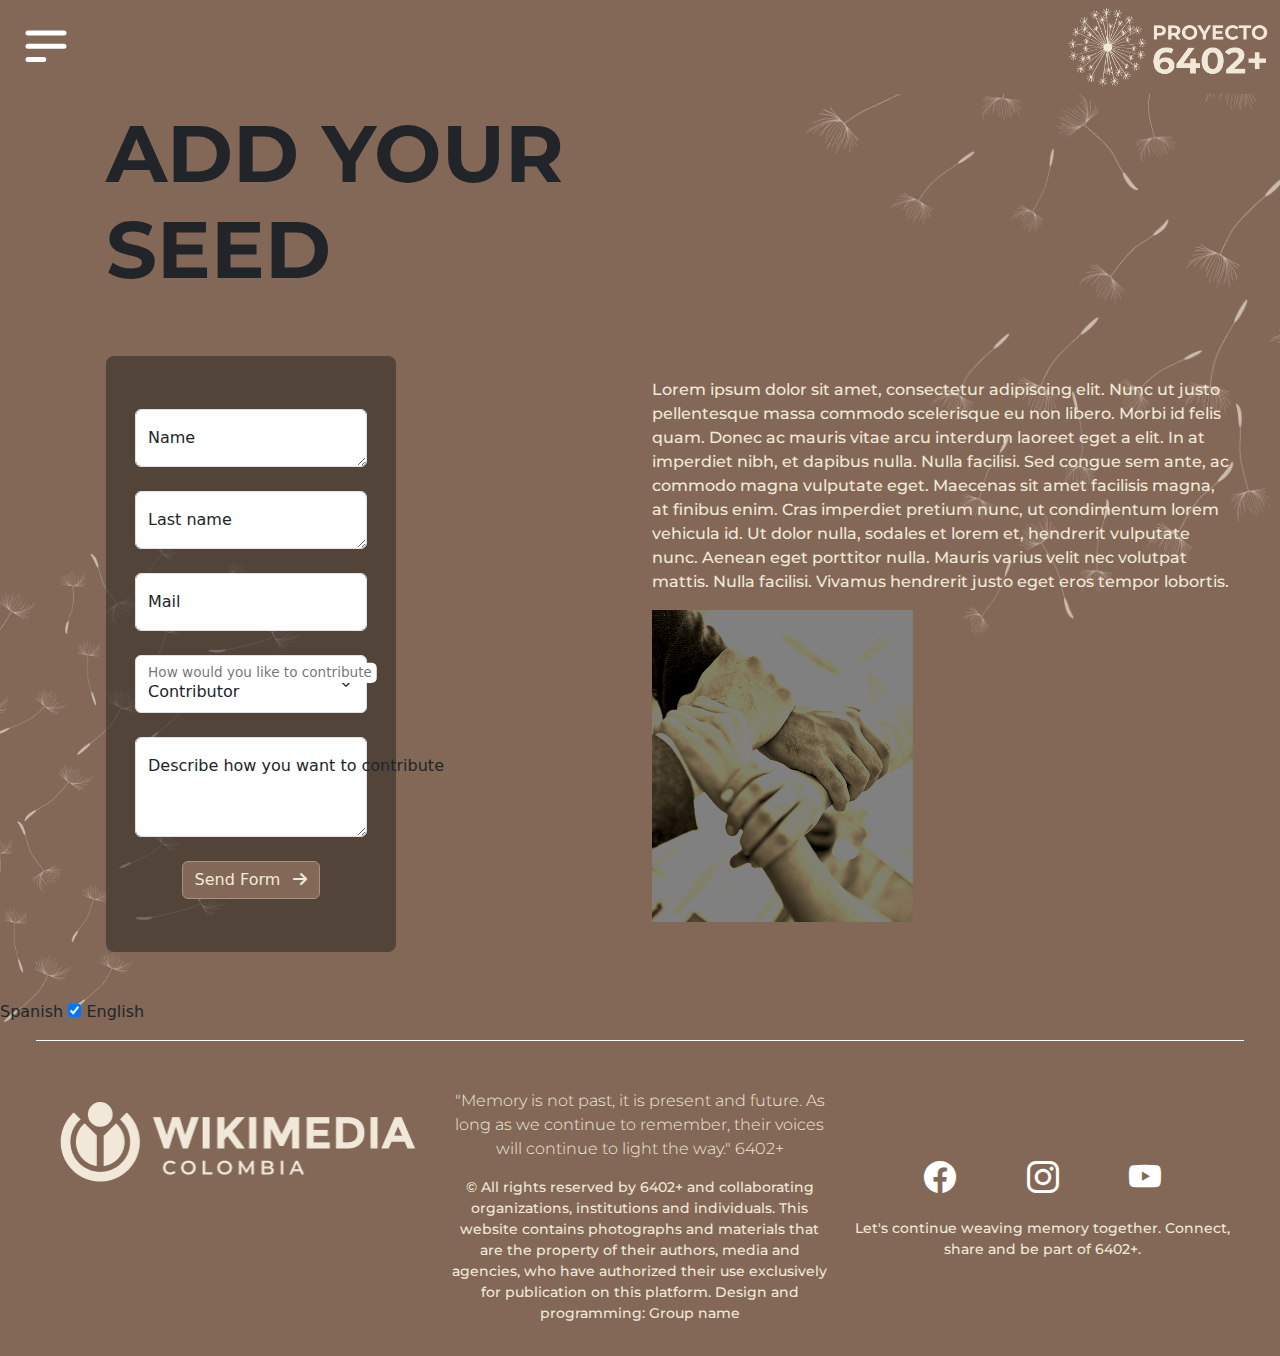
<file: EN/forms.html>
<!DOCTYPE html>
<html lang="en">
<head>
    <meta charset="UTF-8">
    <meta name="viewport" content="width=device-width, initial-scale=1.0">
    <title>6042+</title>
    <link rel="stylesheet" href="../Css/styles.css">
    <link rel="stylesheet" href="https://cdn.jsdelivr.net/npm/bootstrap@5.2.3/dist/css/bootstrap.min.css">
    <link href="https://cdn.jsdelivr.net/npm/bootstrap-icons/font/bootstrap-icons.css" rel="stylesheet">
    <link rel="stylesheet" href="https://cdnjs.cloudflare.com/ajax/libs/font-awesome/6.0.0-beta3/css/all.min.css">
    <link rel="preconnect" href="https://fonts.googleapis.com">
    <link rel="preconnect" href="https://fonts.gstatic.com" crossorigin>
    <link href="https://fonts.googleapis.com/css2?family=Montserrat:ital,wght@0,100..900;1,100..900&family=Poppins:ital,wght@0,100;0,200;0,300;0,400;0,500;0,600;0,700;0,800;0,900;1,100;1,200;1,300;1,400;1,500;1,600;1,700;1,800;1,900&display=swap" rel="stylesheet">

    

</head>
<body id="ColorBody3">

    <section >
        <div class="container-fluid px-5">
            <div class="FondoDleonForm">
                <img src="../Img/Dleon.png" alt="" class="img-fluid Dleon-imgForm">
            </div>
            <div class="FondoDleonFormDos">
                <img src="../Img/DleonTres.png" alt="" class="img-fluid Dleon-imgForm">
            </div>
            <div class="row mb-5">
                <div class="col-12 col-md-6 mt-5">
                    <h2 class="fw-bold txtSemilla">ADD YOUR SEED</h2>
                    <form  class="form-floating fondoForm  ">
                        
                        <!-- Nombre input -->
                        <div class="form-floating mt-4">
                            <textarea class="form-control" placeholder="Leave a comment here" id="Nombre"></textarea>
                            <label for="Nombre">Name</label>
                        </div>
                        <!-- Apellido Input -->
                        <div class="form-floating mt-4">
                            <textarea class="form-control" placeholder="Leave a comment here" id="Apellido"></textarea>
                            <label for="Apellido">Last name</label>
                        </div>
                        
                        <!-- Email input -->
                        <div class="form-floating mt-4">
                            <input type="email" class="form-control" id="Email" placeholder="name@example.com">
                            <label for="Email">Mail</label>
                        </div>
                    
                       <!-- Filtro  -->
                       <div class="form-floating mt-4">
                        <select class="form-select" id="Filtro" aria-label="Floating label select example">
                          <option value="1">Contributor</option>
                          <option value="2">Provide Information</option>
                        </select>
                        <label for="Flitro">How would you like to contribute</label>
                      </div>
                    <!-- Input descripcion input -->
                        <div class="form-floating mt-4">
                            <textarea class="form-control" placeholder="Leave a comment here" id="Descripcion" style="height: 100px"></textarea>
                            <label for="Descripcion">Describe how you want to contribute</label>
                        </div>
                        <!-- Submit button -->
                         <div class="d-flex justify-content-center mt-4">
                            <button data-mdb-ripple-init type="button" id="btnForm" class="btn btn-outline-light mb-4">Send Form <i class="fas fa-arrow-right ms-2"></i> </button>

                         </div>
                    
                      </form>

                </div>
                
                <div class="col-12 col-md-6 d-flex flex-column justify-content-center " id="margenForm" >
                    <p class="mt-5 w-85">Lorem ipsum dolor sit amet, consectetur adipiscing elit. Nunc ut justo pellentesque massa commodo scelerisque eu non libero. Morbi id felis quam. Donec ac mauris vitae arcu interdum laoreet eget a elit. In at imperdiet nibh, et dapibus nulla. Nulla facilisi. Sed congue sem ante, ac commodo magna vulputate eget. Maecenas sit amet facilisis magna, at finibus enim. Cras imperdiet pretium nunc, ut condimentum lorem vehicula id. Ut dolor nulla, sodales et lorem et, hendrerit vulputate nunc. Aenean eget porttitor nulla. Mauris varius velit nec volutpat mattis. Nulla facilisi. Vivamus hendrerit justo eget eros tempor lobortis.

                    </p>
                    <img src="../Img/sumaraccion.png" alt="" class="img-fluid imgForm ImgMouse">

                </div>
               
                          
            </div>
           
            
        </div>
      
    </section>
    <div class="idiomas">
        <span class="es">Spanish</span>
        <input type="checkbox" class="check" checked>
      <span class="en">English</span>

    </div>

    <!-- Footer -->


    <!-- Scripts de Bootstrap -->
   
    <script src="../Js/formularioEn.js"></script>
    <script src="../Js/footerEn.js"></script>
    
    <script src="https://cdn.jsdelivr.net/npm/bootstrap@5.2.3/dist/js/bootstrap.bundle.min.js"></script>
    <script src="../Js/menuEn.js"></script>
</body>
</html>
</file>
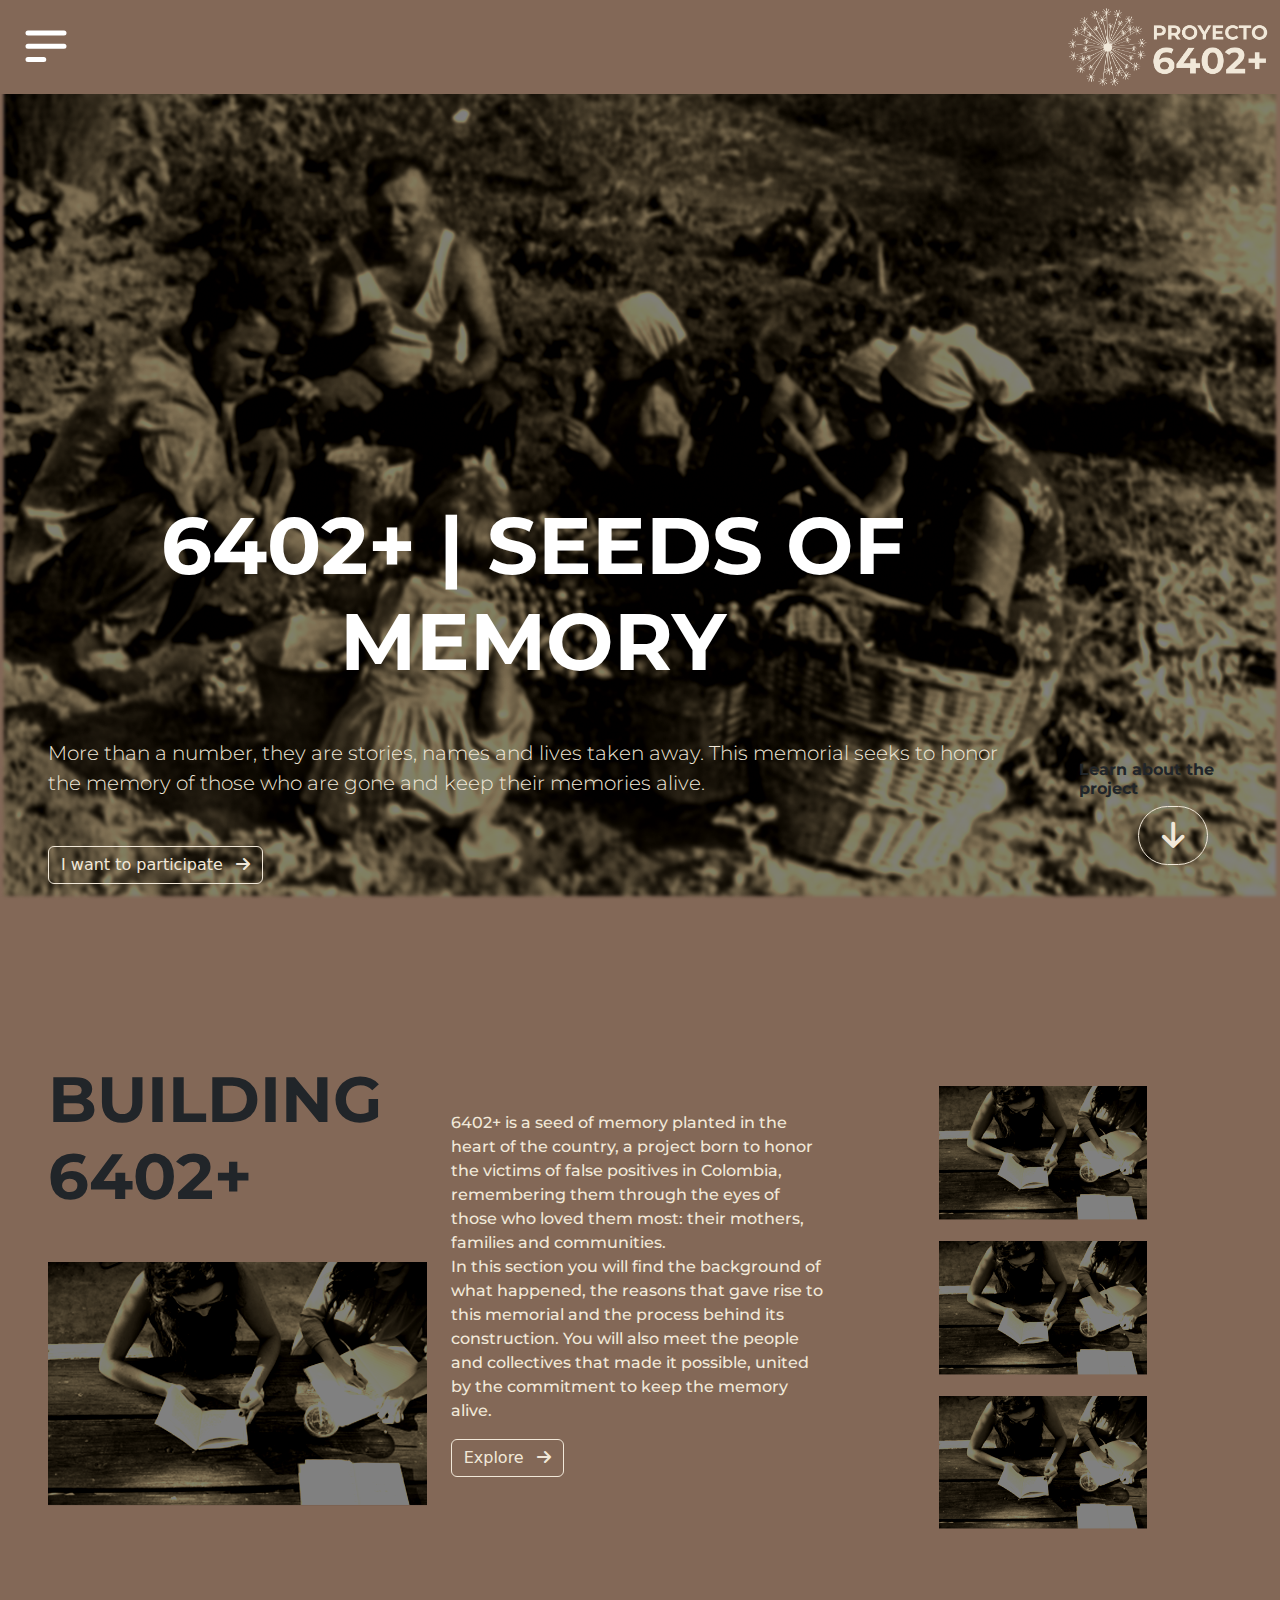
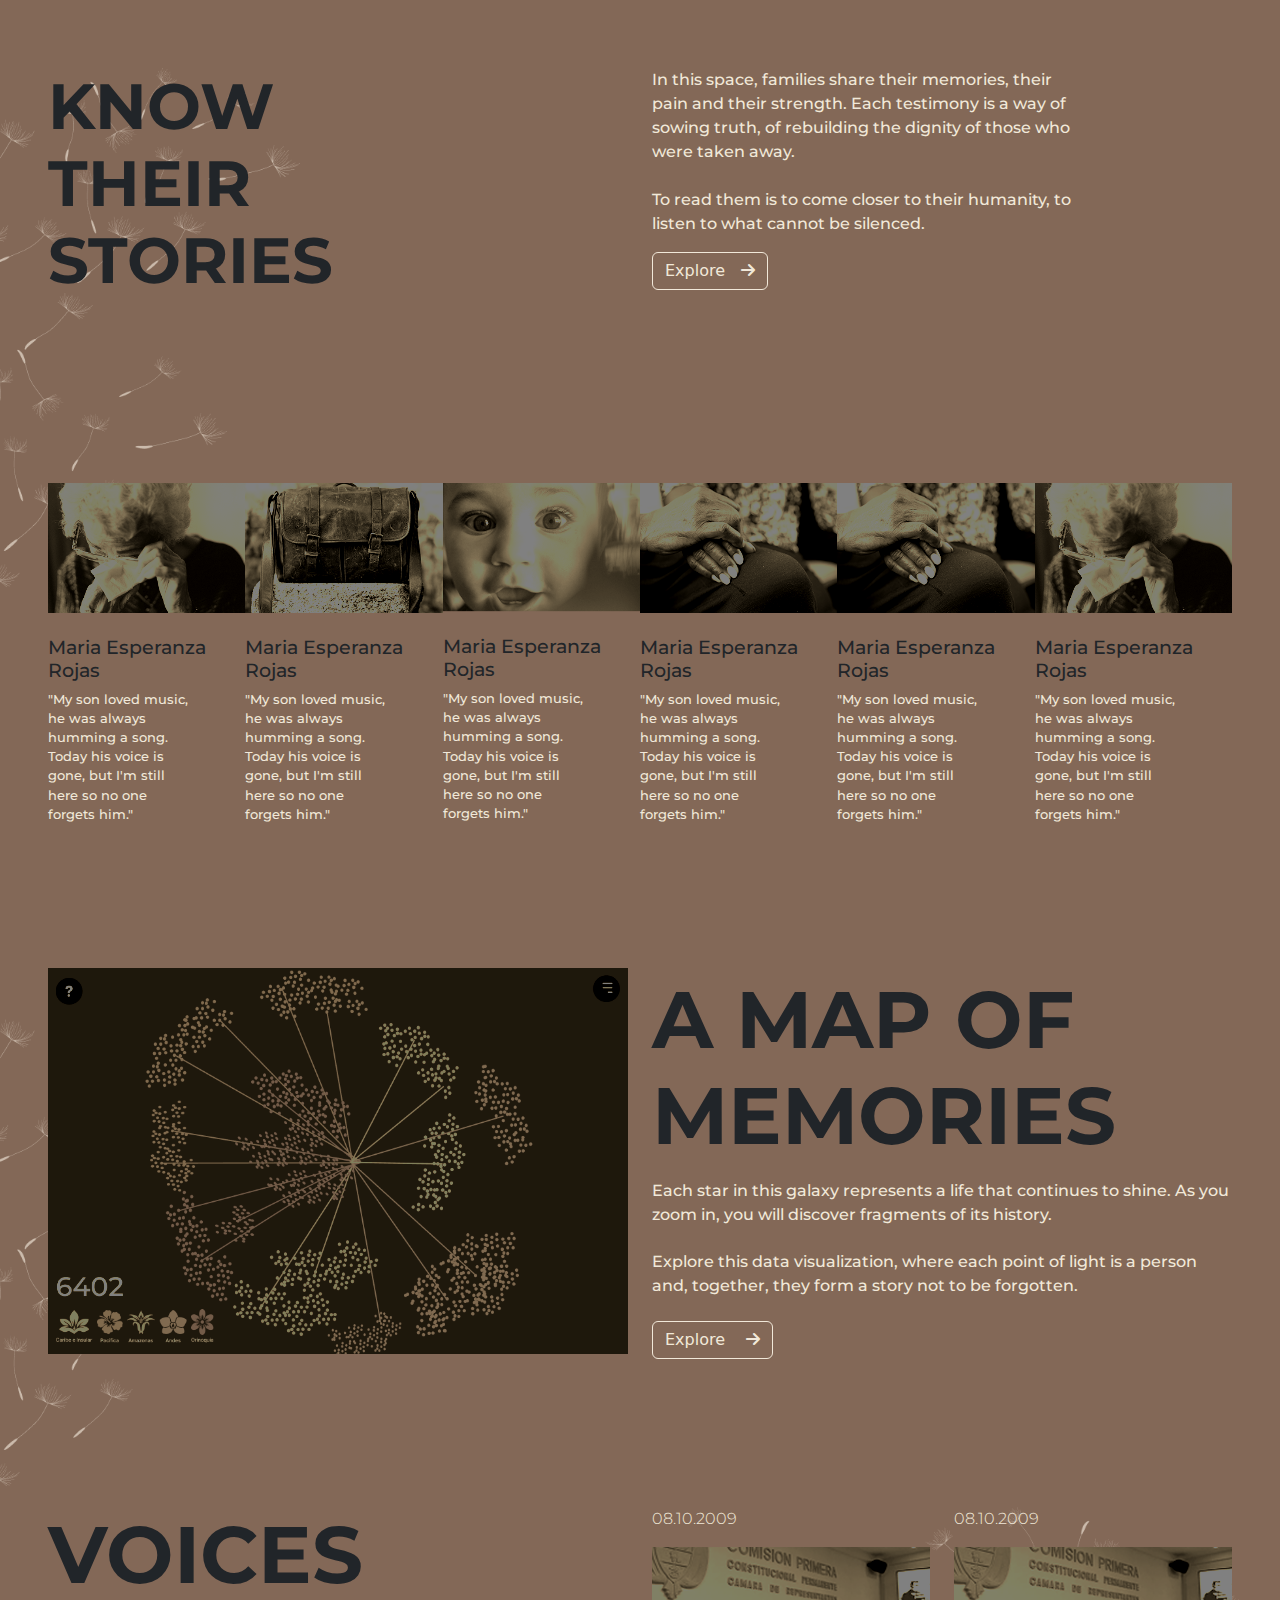
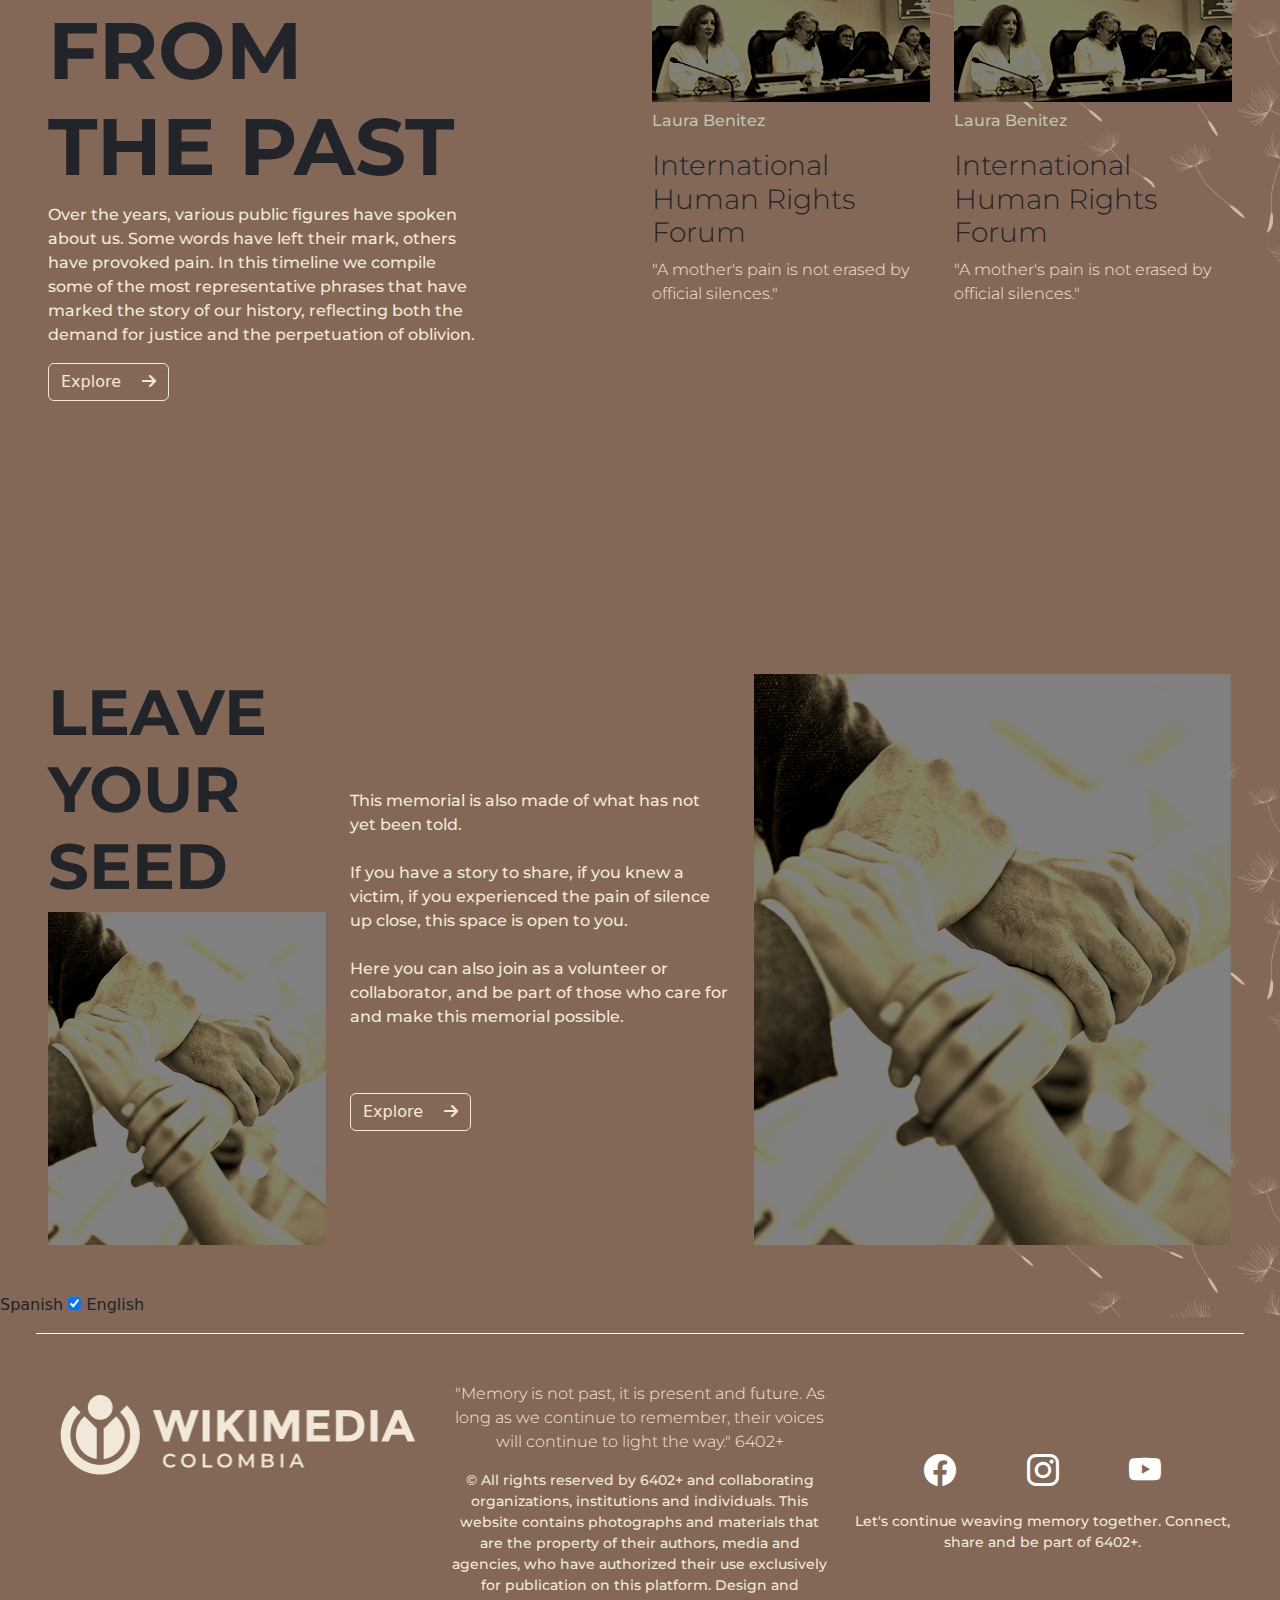
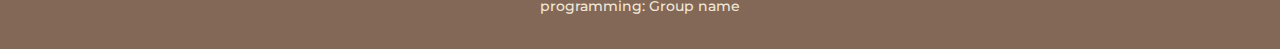
<file: EN/home.html>
<!DOCTYPE html>
<html lang="en">
<head>
    <meta charset="UTF-8">
    <meta name="viewport" content="width=device-width, initial-scale=1.0">
    <title>6042+</title>
    <link rel="stylesheet" href="../Css/styles.css">
    <link rel="stylesheet" href="https://cdn.jsdelivr.net/npm/bootstrap@5.2.3/dist/css/bootstrap.min.css">
    <link href="https://cdn.jsdelivr.net/npm/bootstrap-icons/font/bootstrap-icons.css" rel="stylesheet">
    <link rel="stylesheet" href="https://cdnjs.cloudflare.com/ajax/libs/font-awesome/6.0.0-beta3/css/all.min.css">
    <link rel="preconnect" href="https://fonts.googleapis.com">
    <link rel="preconnect" href="https://fonts.gstatic.com" crossorigin>
    <link href="https://fonts.googleapis.com/css2?family=Montserrat:ital,wght@0,100..900;1,100..900&family=Poppins:ital,wght@0,100;0,200;0,300;0,400;0,500;0,600;0,700;0,800;0,900;1,100;1,200;1,300;1,400;1,500;1,600;1,700;1,800;1,900&display=swap" rel="stylesheet">

    

</head>
<body id="ColorBody">
    <!-- Menú de navegación con Offcanvas -->

    <!-- Contenido principal -->
      <!-- VIDEO Home Video Inicio -->
    <section class="principal" >
        <div class="Fondo ImgMouse">

          <img src="../Img/imgPrincipal.png" alt="" class="img-fluid" >

        </div>
        <div class="container-fluid text-overlay" >
          <div class="row">
            <div class=" col-12 col-md-10 Vinicial d-flex flex-column  align-items-md-start  justify-content-center text-white text-center p-md-5">
              <h1 class="fw-bold mb-3 mb-md-5 letraGrande" >6402+ | SEEDS OF MEMORY</h1>
              <p class="lead w-100 w-md-75 w mb-3 mb-md-5 text-start  ">More than a number, they are stories, names and lives taken away. This memorial seeks to honor the memory of those who are gone and keep their memories alive.</p>
              <a href="formulario.html" id="hoverBotones"  type="button " class="btn btn-outline-light  ">I want to participate <i class="fas fa-arrow-right ms-2"></i>
              </a>
            </div>
            <div class=" col-12 col-md-2 d-flex flex-column justify-content-center align-items-center ">
              <h3 class="fw-bold letraPequeña">Learn about the project</h3>
              <div>
                <a href="#InicioProyecto" id="btnRedondo" type="button " class="btn btn-outline-light  "><i class="fas fa-arrow-down"></i>
                </a>

              </div>
             
            </div>
          </div>
        </div>
        
    </section>
     <!-- Seccion Uno Home Video Inicio -->
    <section id="InicioProyecto" class="margenSection">
      <div class="container-fluid px-5">
        <div class="row mt-5 ">
          <div class="col-12  col-md-4 d-flex flex-column justify-content-center">
            <h2 class=" txtSectionDos fw-bold mb-5">BUILDING 6402+</h2>
            <img src="../Img/proyecto.png" alt="" class="img-fluid ImgMouse">
          </div>
          <div class=" col-12 col-md-4 d-flex flex-column justify-content-center align-items-start">
            <p class="mt-5">6402+ is a seed of memory planted in the heart of the country, a project born to honor the victims of false positives in Colombia, remembering them through the eyes of those who loved them most: their mothers, families and communities.<br>
                In this section you will find the background of what happened, the reasons that gave rise to this memorial and the process behind its construction. You will also meet the people and collectives that made it possible, united by the commitment to keep the memory alive.
            </p>
            <div>
              <a href="About.html"id="hoverBotones" type="button " class="btn btn-outline-light">Explore  <i class="fas fa-arrow-right ms-2"></i>
              </a>
            </div>
          </div>
          <div class="col-12 col-md-4 d-flex flex-column justify-content-center mt-5 ">
            <img src="../Img/proyecto.png" alt="" class="img-fluid proyectoImg ImgMouse">
            <img src="../Img/proyecto.png" alt="" class="img-fluid proyectoImg ImgMouse">
            <img src="../Img/proyecto.png" alt="" class="img-fluid proyectoImg ImgMouse">

          </div>
        </div>
      </div>
    </section>
    
    <!-- Seccion TESTIMONIOS -->
    <section class="margenSection" >
      <div class="container-fluid px-5 ">
        <div class="FondoDleon">
          <img src="../Img/Dleon.png" alt="" class="img-fluid Dleon-img">
        </div>
        <div class="row row-cols-2 mt-5 ">
          <div class="col-12 col-md-6">
            <h2 class=" tituloTres fw-bold w-75">KNOW THEIR STORIES</h2>
          </div>
          <div class="col-12 col-md-6 flex-column justify-content-center align-items-start">
            <p class="w-75">In this space, families share their memories, their pain and their strength.
                Each testimony is a way of sowing truth, of rebuilding the dignity of those who were taken away.<br> <br>
                To read them is to come closer to their humanity, to listen to what cannot be silenced.
            </p>
            <div>
              <a href="testimonials.html"  type="button " id="hoverBotones" class="btn btn-outline-light" >Explore<i class="fas fa-arrow-right ms-3"></i>
              </a> 
            </div>
                
          </div>
        
        </div>
        <div class="row mt-5">
          <div class="d-flex flex-wrap flex-md-row flex-column align-items-md-start">
            <div class="col-12  col-sm-6 col-md-4 col-lg-2 d">
              <a href="testimonials.html" class="link-hover ">
                <div class="contenedor-img">
                  <img src="../Img/abuela.png " alt="" class="img-fluid ImgMouse">
                  <p class="texto-hover">Explore</p>

                </div>
             
              </a>
              <h3 class="txtSectionTres mt-3">Maria Esperanza Rojas</h3>
              <p class="parrafoTres w-75">"My son loved music, he was always humming a song. Today his voice is gone, but I'm still here so no one forgets him."</p>
            </div>
            <div class="col-12  col-sm-6 col-md-4 col-lg-2">
              <a href="testimonials.html" class="link-hover ">
                <div class="contenedor-img">
                  <img src="../Img/maleta.png" alt="" class="img-fluid ImgMouse">
                  <p class="texto-hover">Explore</p>

                </div>
             
              </a>
              <h3 class="txtSectionTres mt-3">Maria Esperanza Rojas</h3>
              <p class="parrafoTres w-75">"My son loved music, he was always humming a song. Today his voice is gone, but I'm still here so no one forgets him."</p>
            </div>
            <div class="col-12  col-sm-6 col-md-4 col-lg-2">
              <a href="testimonials.html" class="link-hover ">
                <div class="contenedor-img">
                  <img src="../Img/bebe.png " alt="" class="img-fluid ImgMouse">
                  <p class="texto-hover">Explore</p>

                </div>
             
              </a>
              <h3 class="txtSectionTres mt-3">Maria Esperanza Rojas</h3>
              <p class="parrafoTres w-75">"My son loved music, he was always humming a song. Today his voice is gone, but I'm still here so no one forgets him."</p>
            </div>
            <div class="col-12  col-sm-6 col-md-4 col-lg-2">
              <a href="testimonials.html" class="link-hover ">
                <div class="contenedor-img">
                  <img src="../Img/manos.png " alt="" class="img-fluid ImgMouse">
                  <p class="texto-hover">Explore</p>

                </div>
             
              </a>
              <h3 class="txtSectionTres mt-3">Maria Esperanza Rojas</h3>
              <p class="parrafoTres w-75">"My son loved music, he was always humming a song. Today his voice is gone, but I'm still here so no one forgets him."</p>
            </div>
            <div class="col-12  col-sm-6 col-md-4 col-lg-2">
              <a href="testimonials.html" class="link-hover ">
                <div class="contenedor-img">
                  <img src="../Img/manos.png" alt="" class="img-fluid ImgMouse">
                  <p class="texto-hover">Explore</p>

                </div>
             
              </a>
              <h3 class="txtSectionTres mt-3">Maria Esperanza Rojas</h3>
              <p class="parrafoTres w-75">"My son loved music, he was always humming a song. Today his voice is gone, but I'm still here so no one forgets him."</p>
            </div>
            <div class="col-12  col-sm-6 col-md-4 col-lg-2">
              <a href="testimonials.html" class="link-hover ">
                <div class="contenedor-img">
                  <img src="../Img/abuela.png " alt="" class="img-fluid ImgMouse">
                  <p class="texto-hover">Explore</p>

                </div>
             
              </a>
              <h3 class="txtSectionTres mt-3">Maria Esperanza Rojas</h3>
              <p class="parrafoTres w-75">"My son loved music, he was always humming a song. Today his voice is gone, but I'm still here so no one forgets him."</p>
            </div>
  
          </div>

        </div>

      </div>
    </section>

    <!-- Seccion DataVis -->

    <section class="margenSection">
      <div class="container-fluid px-5">
        <div class="FondoDleon">
          <img src="../Img/Dleon.png" alt="" class="img-fluid Dleon-img">
        </div>
        <div class="row mt-5">
          
          <div class="col-12 col-md-6">
            <img src="../Img/DataViz.png" alt="" class="img-fluid imgData ImgMouse">
          </div>
          <div class="col-12 col-md-6 d-flex flex-column align-items-start justify-content-around">
            <h2 class="fw-bold txtSectionData w-75">A MAP OF MEMORIES</h2>
            <p>Each star in this galaxy represents a life that continues to shine. As you zoom in, you will discover fragments of its history.</p>
            <p>Explore this data visualization, where each point of light is a person and, together, they form a story not to be forgotten.</p>
            <a href="https://nidumar.itch.io/6402"  type="button " id="hoverBotones"  class="btn btn-outline-light mb-3">Explore <i class="fas fa-arrow-right ms-3"></i>
            </a>
          </div>

        </div>

      </div>
    </section>
    <!-- Seccion Periodistas -->
    <section class="margenSection">

      <div class="container-fluid px-5">
        <div class="FondoDleonDos">
          <img src="../Img/DleonDos.png" alt="" class="img-fluid Dleon-img">
        </div>
        <div class="row">
          <div class="col-12 col-md-6 w-80">
            <h2 class=" txtSectionPeriodistas fw-bold w-75">VOICES FROM THE PAST</h2>
            <p class="w-75">Over the years, various public figures have spoken about us. Some words have left their mark, others have provoked pain. In this timeline we compile some of the most representative phrases that have marked the story of our history, reflecting both the demand for justice and the perpetuation of oblivion.</p>
            <a href="news.html" type="button " id="hoverBotones" class="btn btn-outline-light">Explore <i class="fas fa-arrow-right ms-3"></i>
            </a>
          </div>
          
          <div class="col-12 col-md-3 ">
            <p class="fw-light">08.10.2009</p>
            <a href="news.html" class="link-hover ">
              <div class="contenedor-img">
                <img src="../Img/imgperiodistas.png" alt="" class="img-fluid ImgMouse">
                <p class="texto-hover">Explore</p>

              </div>
           
            </a>
            <p class="CuadroP">Laura Benitez</p>
            <h3 class="fw-light ">International Human Rights Forum</h3>
            <p class="fw-light">"A mother's pain is not erased by official silences."</p>
          </div>
          <div class="col-12 col-md-3">
            <p class="fw-light">08.10.2009</p>
            <a href="news.html" class="link-hover ">
              <div class="contenedor-img">
                <img src="../Img/imgperiodistas.png" alt="" class="img-fluid ImgMouse">
                <p class="texto-hover">Explorar</p>

              </div>
           
            </a>
            <p class="CuadroP">Laura Benitez</p>
            <h3 class="fw-light">International Human Rights Forum</h3>
            <p class="fw-light" >"A mother's pain is not erased by official silences."</p>
          </div>
          

        </div>
      </div>

    </section>

    <!-- Seccion Formulario -->
     <section class="margenSection">
      <div class="container-fluid px-5">
        <div class="FondoDleonDos">
          <img src="../Img/DleonDos.png" alt="" class="img-fluid Dleon-img">
          <img src="../Img/DleonDos.png" alt="" class="img-fluid Dleon-img">
        </div>
        <div class="row mb-5">
          
          <div class="col-12 col-md-3">
            <h2 class="txtSectionDos fw-bold">LEAVE YOUR SEED</h2>
            <img src="../Img/sumaraccion.png" alt="" class="img-fluid imSemilla ImgMouse">
          </div>
          <div class="col-12 col-md-4  d-flex flex-column justify-content-center align-items-start">
            <p class="mt-5">This memorial is also made of what has not yet been told. <br> <br>
                If you have a story to share, if you knew a victim, if you experienced the pain of silence up close, this space is open to you. <br> <br>
                Here you can also join as a volunteer or collaborator, and be part of those who care for and make this memorial possible.</p>
            <a href="forms.html" id="hoverBotones" btype="button " class="btn btn-outline-light mt-5 mb-5">Explore <i class="fas fa-arrow-right ms-3"></i>
            </a>
          </div>
          <div class="col-12 col-md-5 d-flex justify-content-center">
            <img src="../Img/sumaraccion.png" alt="" class="img-fluid imgSemillaDos ImgMouse">
          </div>
        </div>
      </div>
     </section>
    <!-- Footer -->


    <div class="idiomas">
        <span class="es">Spanish</span>
        <input type="checkbox" class="check" checked>
      <span class="en">English</span>

    </div>
   
      
   
    <!-- Scripts de Bootstrap -->
    <script src="../Js/homeEn.js"></script>
    <script src="../Js/footerEn.js"></script>
    <script src="https://cdn.jsdelivr.net/npm/bootstrap@5.2.3/dist/js/bootstrap.bundle.min.js"></script>
    <script src="../Js/menuEn.js"></script>
</body>
</html>
</file>
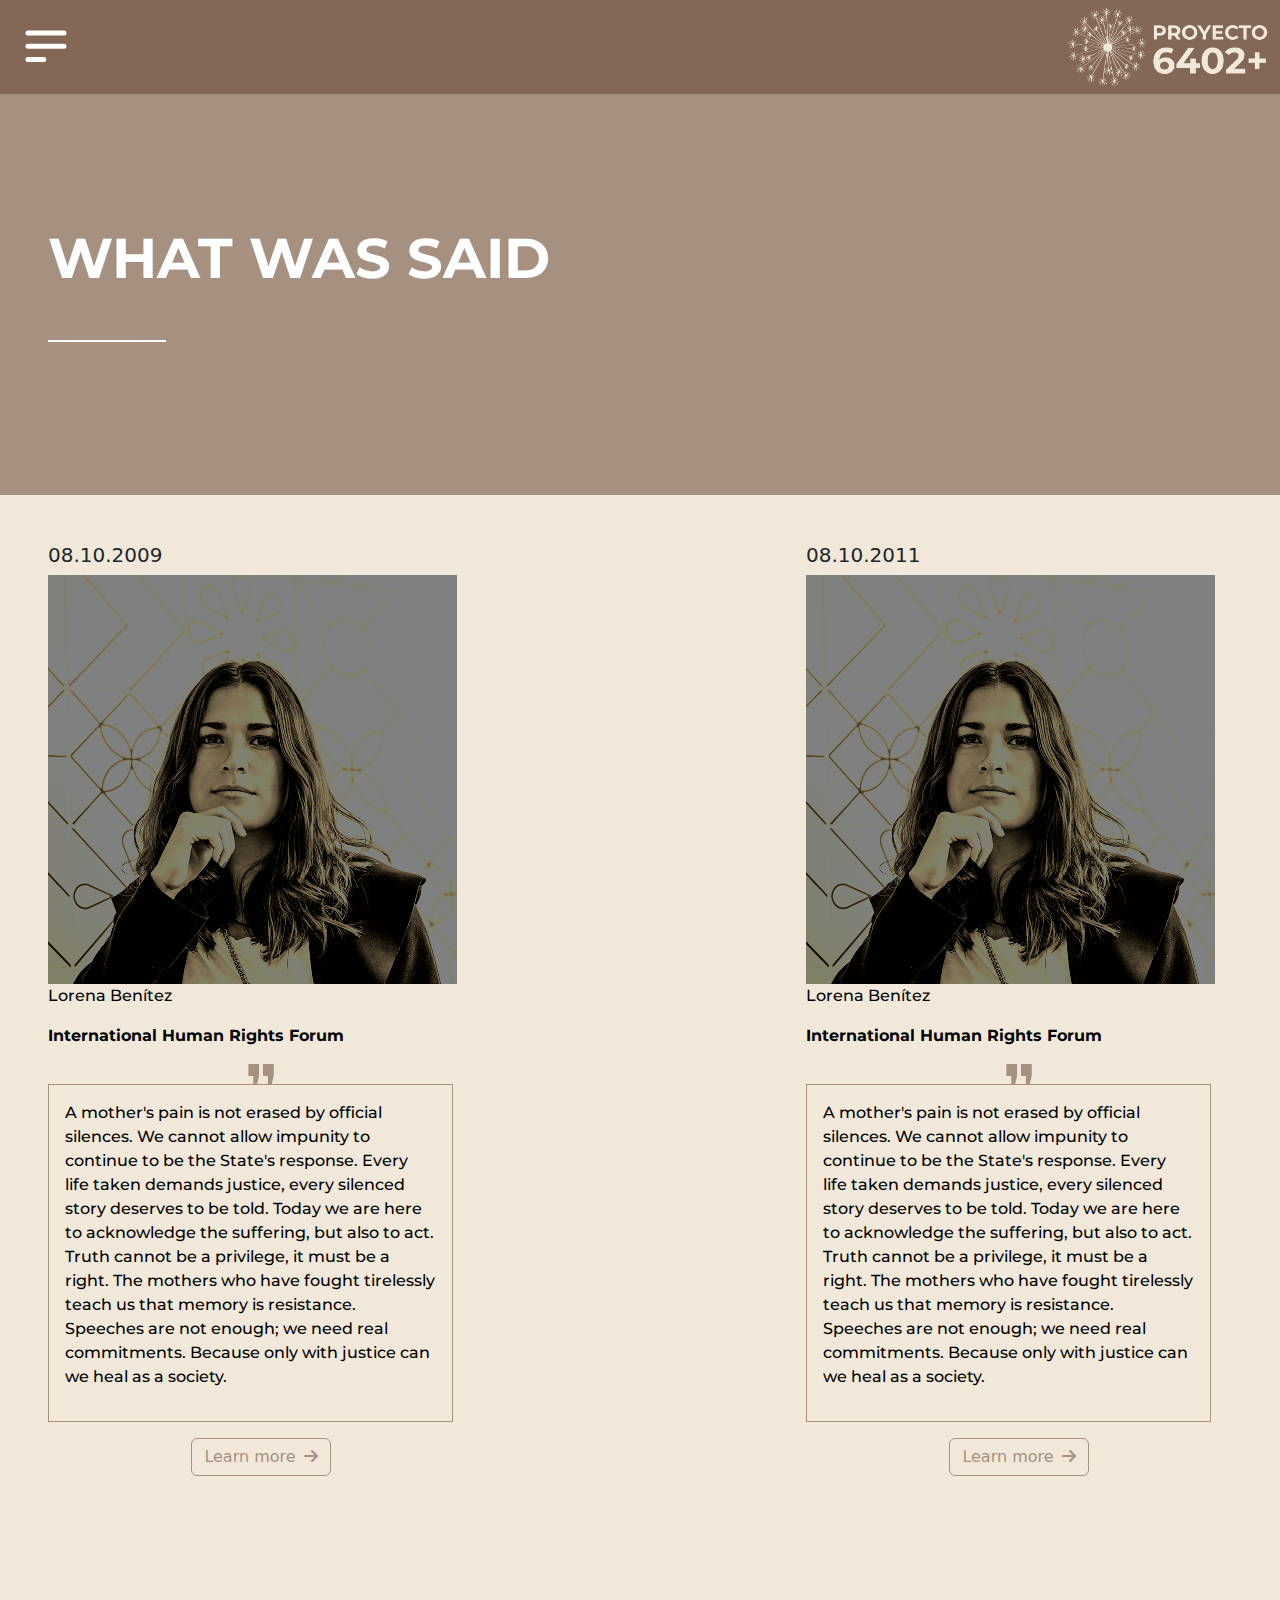
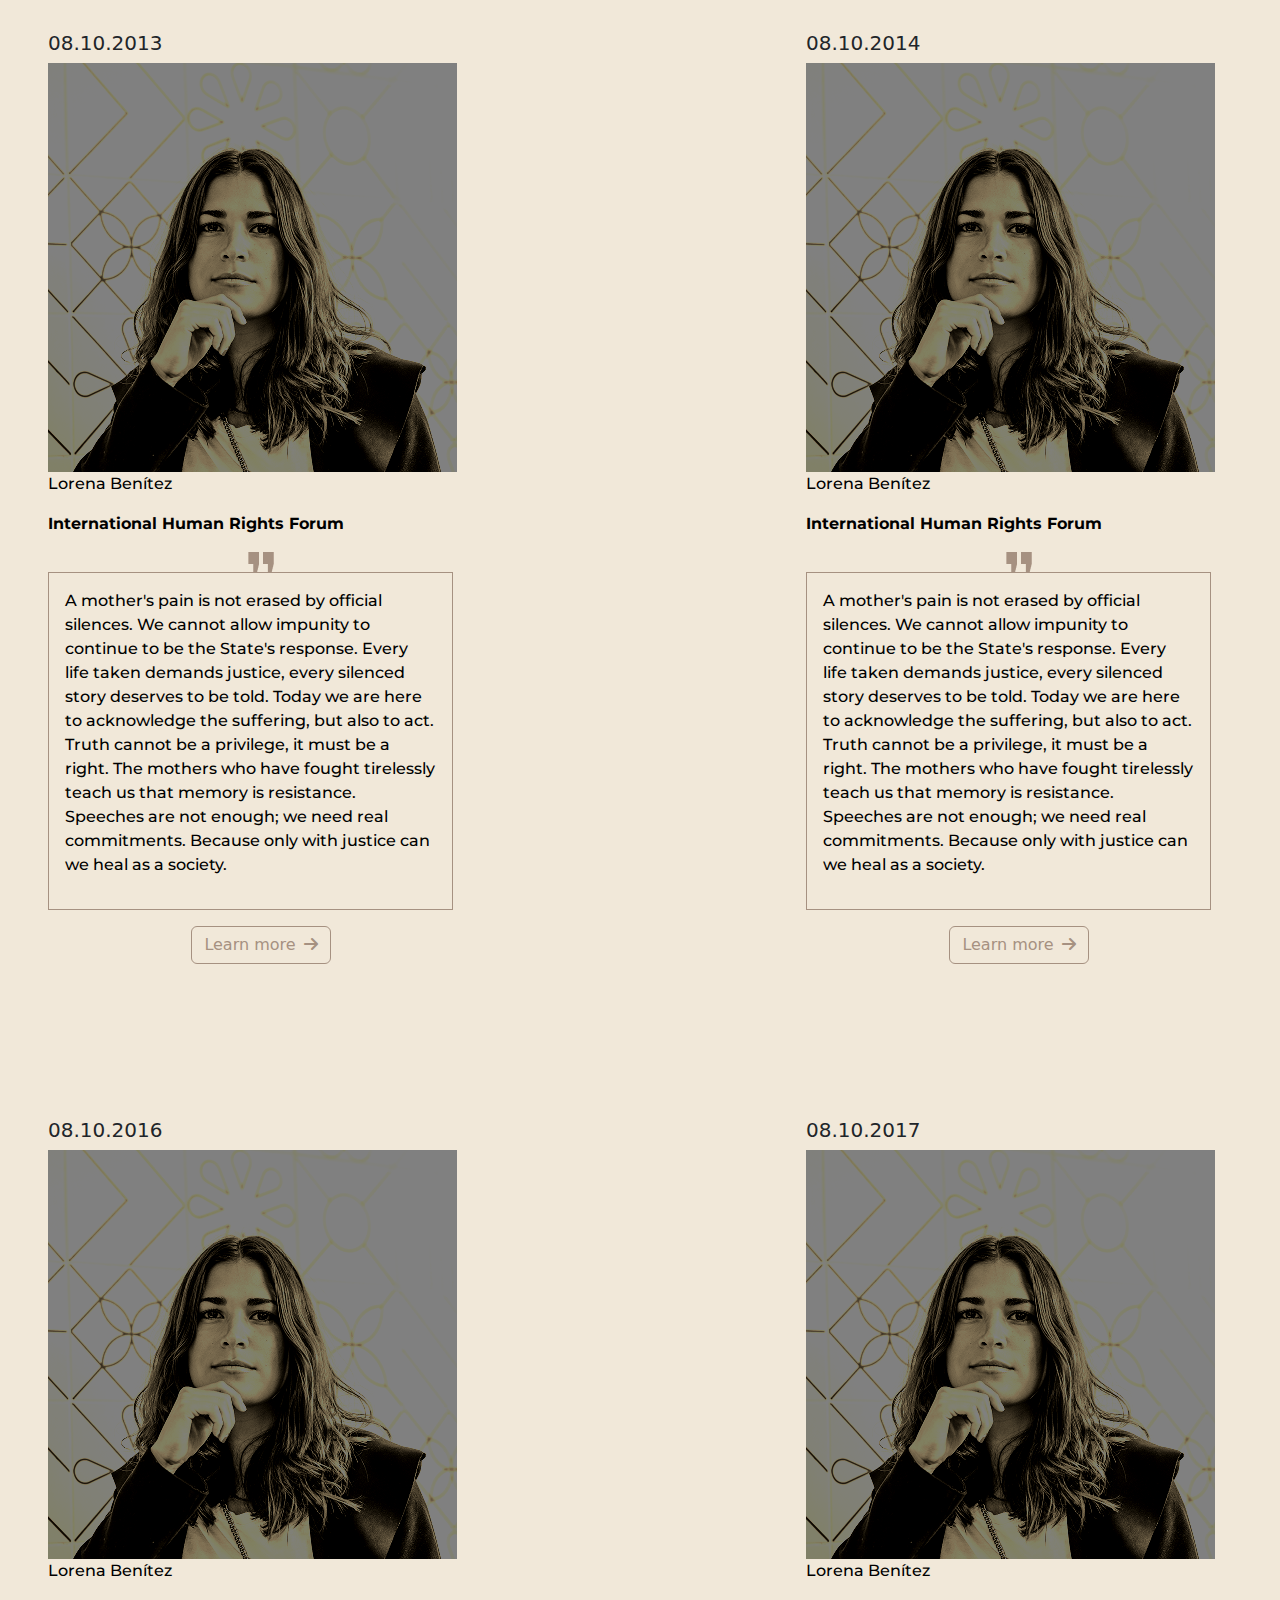
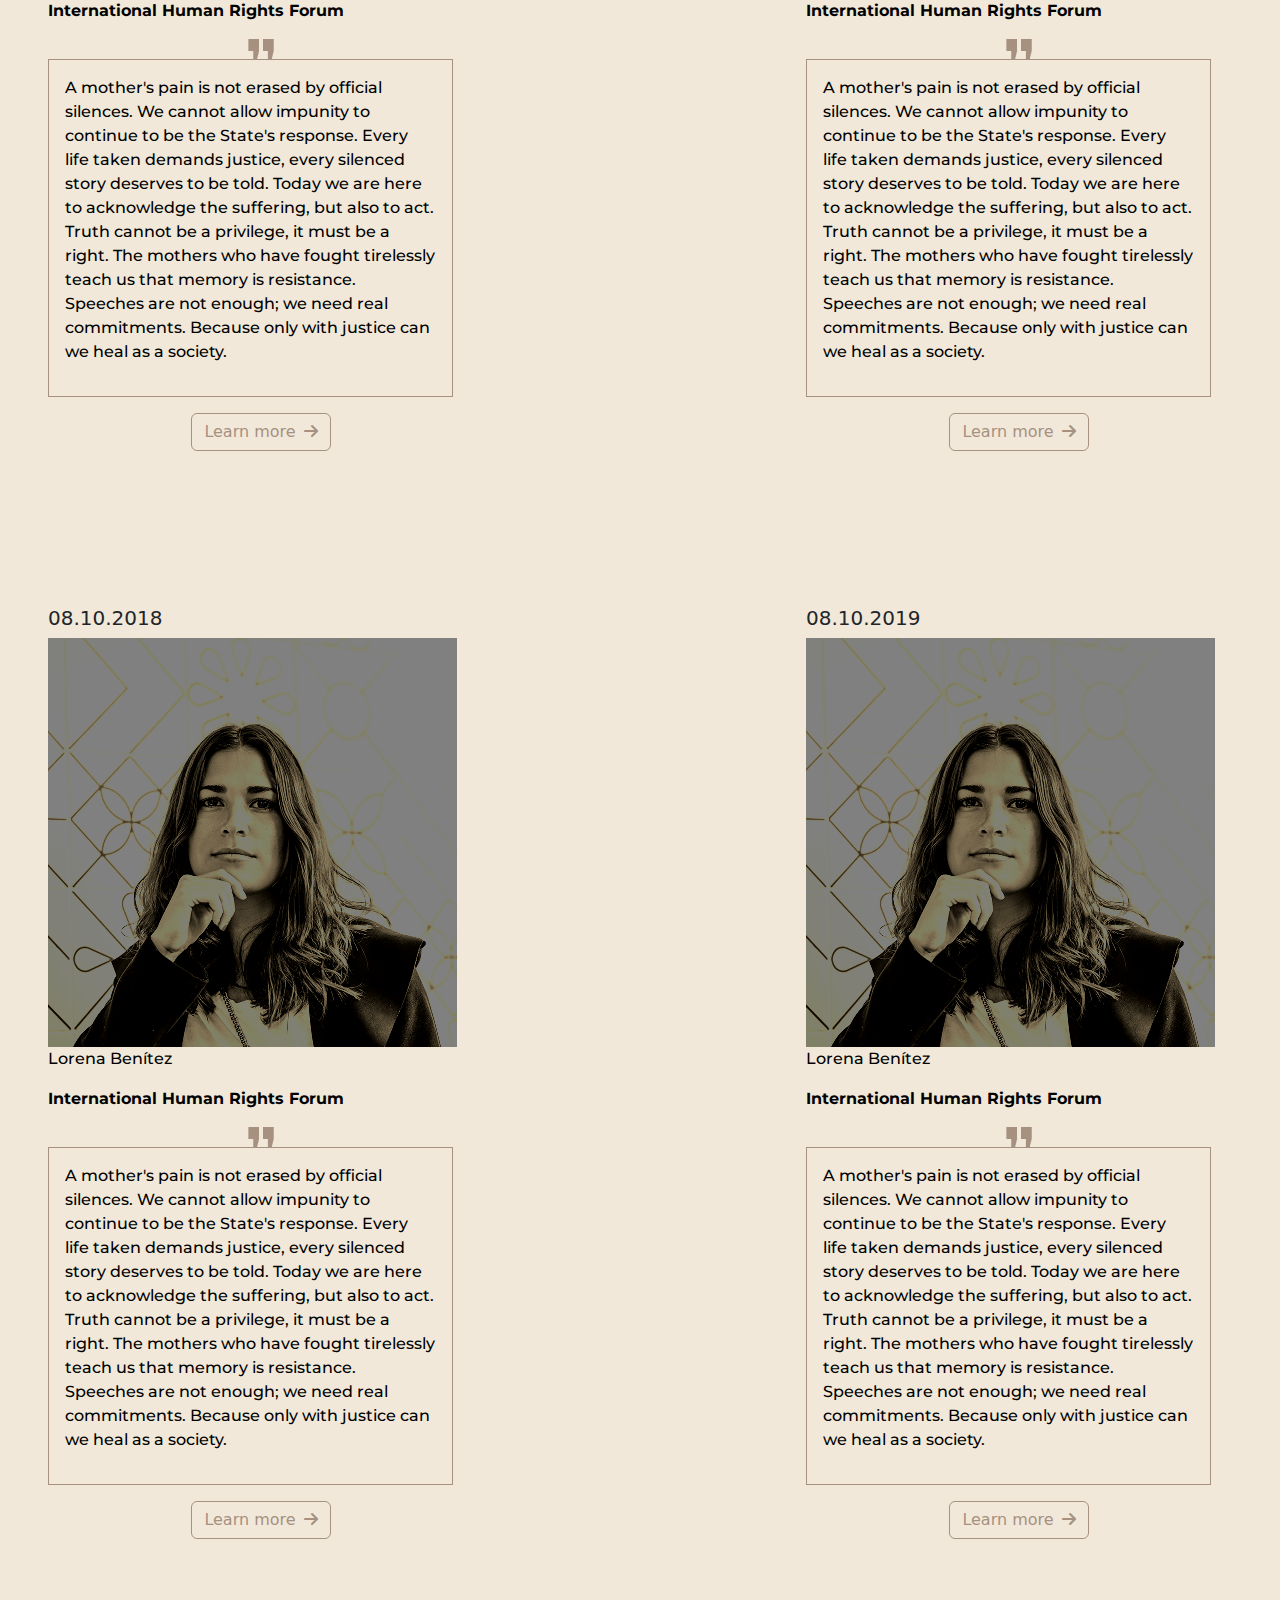
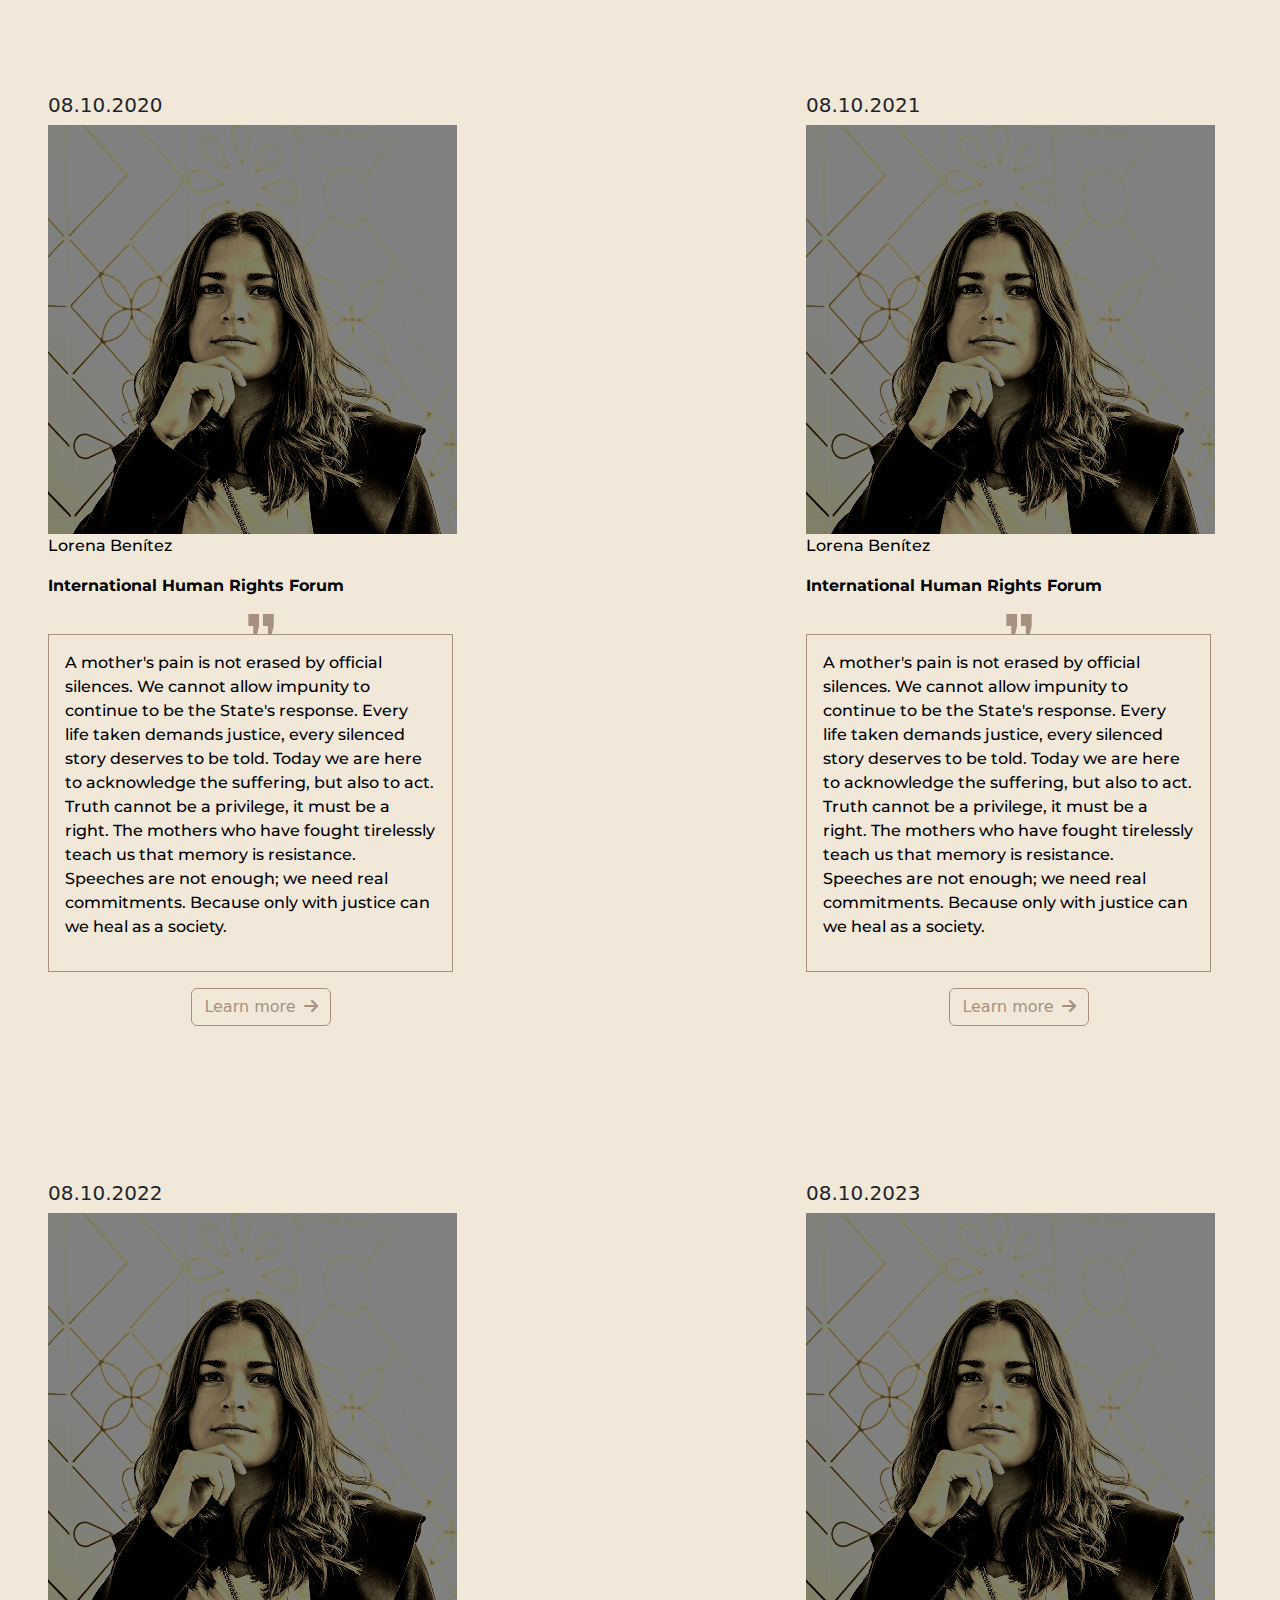
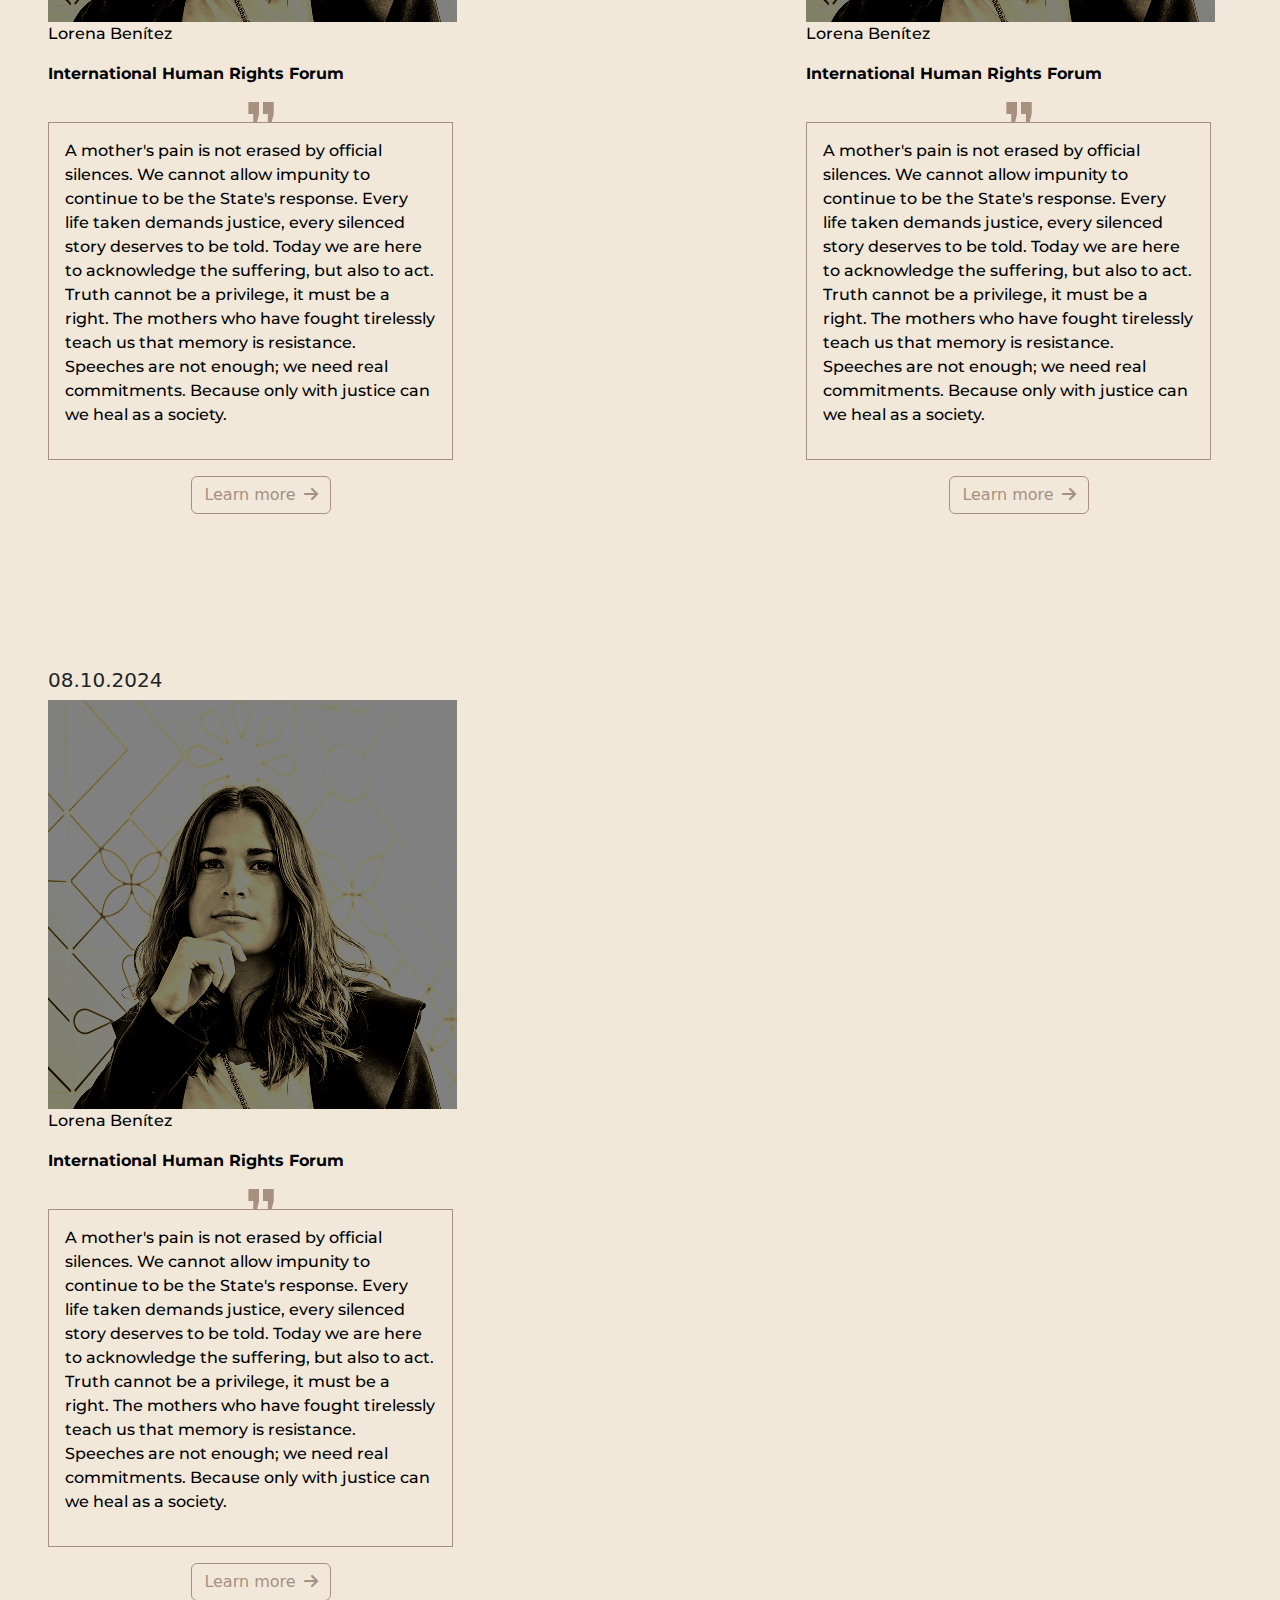
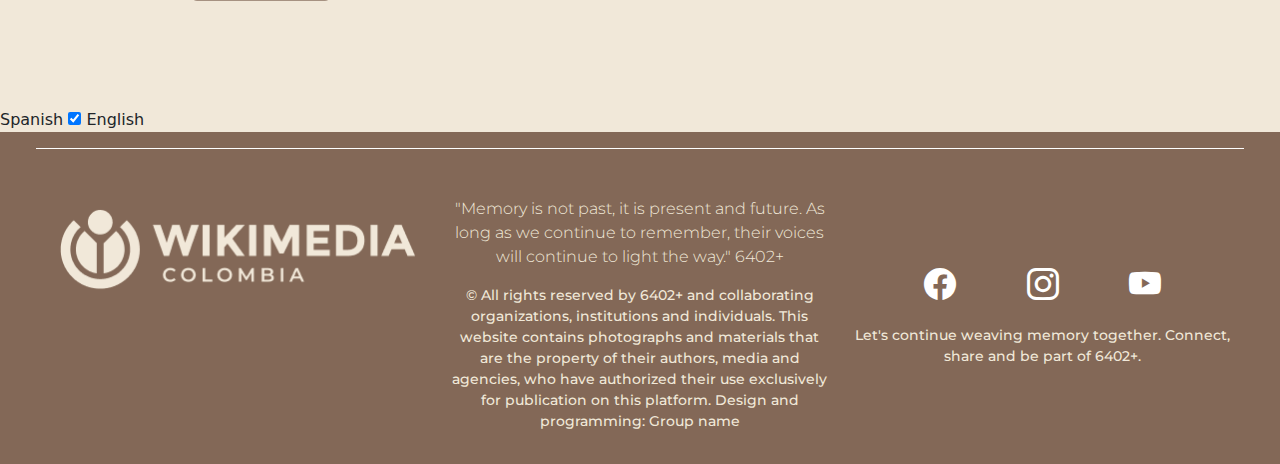
<file: EN/news.html>
<!DOCTYPE html>
<html lang="en">
<head>
    <meta charset="UTF-8">
    <meta name="viewport" content="width=device-width, initial-scale=1.0">
    <title>6042+</title>
    <link rel="stylesheet" href="../Css/styles.css">
    <link rel="stylesheet" href="https://cdn.jsdelivr.net/npm/bootstrap@5.2.3/dist/css/bootstrap.min.css">
    <link href="https://cdn.jsdelivr.net/npm/bootstrap-icons/font/bootstrap-icons.css" rel="stylesheet">
    <link rel="stylesheet" href="https://cdnjs.cloudflare.com/ajax/libs/font-awesome/6.0.0-beta3/css/all.min.css">
    <link rel="preconnect" href="https://fonts.googleapis.com">
    <link rel="preconnect" href="https://fonts.gstatic.com" crossorigin>
    <link href="https://fonts.googleapis.com/css2?family=Montserrat:ital,wght@0,100..900;1,100..900&family=Poppins:ital,wght@0,100;0,200;0,300;0,400;0,500;0,600;0,700;0,800;0,900;1,100;1,200;1,300;1,400;1,500;1,600;1,700;1,800;1,900&display=swap" rel="stylesheet">

    

</head>
<body id="ColorBody2">
    <section class="ColorTestimonio" >
        
        <div class="container-fluid px-5" >
          <div class="row ">
            <div class="col-12 text-white" style="margin-top: 25vh;">
                <h1 class="display-4 fw-bold mb-3 mb-md-5 ">WHAT WAS SAID</h1>
                <div class="lineaPrensa">
              
                </div>
            </div>
            
          </div>
        </div>
        
    </section>
    <section>
        <div class="container-fluid px-5 ">
          <div class="row justify-content-between">
            <div class="col-12 col-md-4 tarjeta d-flex flex-column justify-content-center mt-5" style="width: 450px;">
              <div>
                <h5>08.10.2009</h5>
              </div>
              <div>
                <img src="../Img/lorenados.png" alt="" class="img-fluid ImgMouse">
              </div>
              <div>
                <p style="color: black;">Lorena Benítez</p>
              </div>
              <div>
                <p class="fw-bold" style="color: black;">International Human Rights Forum</P>
              </div>
              <div class="d-flex justify-content-center ">
                <img src="../Img/comitas.png" alt="" class="img-fluid ">
              </div>
              <div class=" d-flex justify-content-center lineaTarjeta">
                <p class="w-45 p-3" style="font-size: 16px; color: black;">A mother's pain is not erased by official silences. We cannot allow impunity to continue to be the State's response. Every life taken demands justice, every silenced story deserves to be told. Today we are here to acknowledge the suffering, but also to act. Truth cannot be a privilege, it must be a right. The mothers who have fought tirelessly teach us that memory is resistance. Speeches are not enough; we need real commitments. Because only with justice can we heal as a society.</p>
              </div>
              <div class="d-flex justify-content-center mt-3">
                <a type="button " id="btnTarjetas" class="btn btn-outline-light">Learn more<i class="fas fa-arrow-right ms-2"></i>
                </a>
              </div>

            </div>
            <div class="col-12  col-md-4 tarjeta d-flex flex-column justify-content-center mt-5" style="width: 450px;">
              <div>
                <h5>08.10.2011</h5>
              </div>
              <div>
                <img src="../Img/lorenados.png" alt="" class="img-fluid ImgMouse">
              </div>
              <div>
                <p style="color: black;">Lorena Benítez</p>
              </div>
              <div>
                <p class="fw-bold" style="color: black;">International Human Rights Forum</P>
              </div>
              <div class="d-flex justify-content-center ">
                <img src="../Img/comitas.png" alt="" class="img-fluid ">
              </div>
              <div class=" d-flex justify-content-center lineaTarjeta">
                <p class="w-45 p-3" style="font-size: 16px; color: black;">A mother's pain is not erased by official silences. We cannot allow impunity to continue to be the State's response. Every life taken demands justice, every silenced story deserves to be told. Today we are here to acknowledge the suffering, but also to act. Truth cannot be a privilege, it must be a right. The mothers who have fought tirelessly teach us that memory is resistance. Speeches are not enough; we need real commitments. Because only with justice can we heal as a society.</p>
              </div>
              <div class="d-flex justify-content-center mt-3">
                <a type="button " id="btnTarjetas" class="btn btn-outline-light">Learn more<i class="fas fa-arrow-right ms-2"></i>
                </a>
              </div>

            </div>
            <div class=" col-12  col-md-4 tarjeta d-flex flex-column justify-content-center mt-5" style="width: 450px;">
              <div>
                <h5>08.10.2013</h5>
              </div>
              <div>
                <img src="../Img/lorenados.png" alt="" class="img-fluid ImgMouse">
              </div>
              <div>
                <p style="color: black;">Lorena Benítez</p>
              </div>
              <div>
                <p class="fw-bold" style="color: black;">International Human Rights Forum</P>
              </div>
              <div class="d-flex justify-content-center ">
                <img src="../Img/comitas.png" alt="" class="img-fluid ">
              </div>
              <div class=" d-flex justify-content-center lineaTarjeta">
                <p class="w-45 p-3" style="font-size: 16px; color: black;">A mother's pain is not erased by official silences. We cannot allow impunity to continue to be the State's response. Every life taken demands justice, every silenced story deserves to be told. Today we are here to acknowledge the suffering, but also to act. Truth cannot be a privilege, it must be a right. The mothers who have fought tirelessly teach us that memory is resistance. Speeches are not enough; we need real commitments. Because only with justice can we heal as a society.</p>
              </div>
              <div class="d-flex justify-content-center mt-3">
                <a type="button " id="btnTarjetas" class="btn btn-outline-light">Learn more<i class="fas fa-arrow-right ms-2"></i>
                </a>
              </div>

            </div>
            <div class=" col-12 col-md-4 tarjeta d-flex flex-column justify-content-center mt-5" style="width: 450px;">
              <div>
                <h5>08.10.2014</h5>
              </div>
              <div>
                <img src="../Img/lorenados.png" alt="" class="img-fluid ImgMouse">
              </div>
              <div>
                <p style="color: black;">Lorena Benítez</p>
              </div>
              <div>
                <p class="fw-bold" style="color: black;">International Human Rights Forum</P>
              </div>
              <div class="d-flex justify-content-center ">
                <img src="../Img/comitas.png" alt="" class="img-fluid ">
              </div>
              <div class=" d-flex justify-content-center lineaTarjeta">
                <p class="w-45 p-3" style="font-size: 16px; color: black;">A mother's pain is not erased by official silences. We cannot allow impunity to continue to be the State's response. Every life taken demands justice, every silenced story deserves to be told. Today we are here to acknowledge the suffering, but also to act. Truth cannot be a privilege, it must be a right. The mothers who have fought tirelessly teach us that memory is resistance. Speeches are not enough; we need real commitments. Because only with justice can we heal as a society.</p>
              </div>
              <div class="d-flex justify-content-center mt-3">
                <a type="button " id="btnTarjetas" class="btn btn-outline-light">Learn more<i class="fas fa-arrow-right ms-2"></i>
                </a>
              </div>

            </div>
            <div class=" col-12  col-md-4 tarjeta d-flex flex-column justify-content-center mt-5" style="width: 450px;">
              <div>
                <h5>08.10.2016</h5>
              </div>
              <div>
                <img src="../Img/lorenados.png" alt="" class="img-fluid ImgMouse">
              </div>
              <div>
                <p style="color: black;">Lorena Benítez</p>
              </div>
              <div>
                <p class="fw-bold" style="color: black;">International Human Rights Forum</P>
              </div>
              <div class="d-flex justify-content-center ">
                <img src="../Img/comitas.png" alt="" class="img-fluid ">
              </div>
              <div class=" d-flex justify-content-center lineaTarjeta">
                <p class="w-45 p-3" style="font-size: 16px; color: black;">A mother's pain is not erased by official silences. We cannot allow impunity to continue to be the State's response. Every life taken demands justice, every silenced story deserves to be told. Today we are here to acknowledge the suffering, but also to act. Truth cannot be a privilege, it must be a right. The mothers who have fought tirelessly teach us that memory is resistance. Speeches are not enough; we need real commitments. Because only with justice can we heal as a society.</p>
              </div>
              <div class="d-flex justify-content-center mt-3">
                <a type="button " id="btnTarjetas" class="btn btn-outline-light">Learn more<i class="fas fa-arrow-right ms-2"></i>
                </a>
              </div>

            </div>
            <div class=" col-12  col-md-4 tarjeta d-flex flex-column justify-content-center mt-5" style="width: 450px;">
              <div>
                <h5>08.10.2017</h5>
              </div>
              <div>
                <img src="../Img/lorenados.png" alt="" class="img-fluid ImgMouse">
              </div>
              <div>
                <p style="color: black;">Lorena Benítez</p>
              </div>
              <div>
                <p class="fw-bold" style="color: black;">International Human Rights Forum</P>
              </div>
              <div class="d-flex justify-content-center ">
                <img src="../Img/comitas.png" alt="" class="img-fluid ">
              </div>
              <div class=" d-flex justify-content-center lineaTarjeta">
                <p class="w-45 p-3" style="font-size: 16px; color: black;">A mother's pain is not erased by official silences. We cannot allow impunity to continue to be the State's response. Every life taken demands justice, every silenced story deserves to be told. Today we are here to acknowledge the suffering, but also to act. Truth cannot be a privilege, it must be a right. The mothers who have fought tirelessly teach us that memory is resistance. Speeches are not enough; we need real commitments. Because only with justice can we heal as a society.</p>
              </div>
              <div class="d-flex justify-content-center mt-3">
                <a type="button " id="btnTarjetas" class="btn btn-outline-light">Learn more<i class="fas fa-arrow-right ms-2"></i>
                </a>
              </div>
              

            </div>
            <div class=" col-12 col-md-4 tarjeta d-flex flex-column justify-content-center mt-5" style="width: 450px;">
              <div>
                <h5>08.10.2018</h5>
              </div>
              <div>
                <img src="../Img/lorenados.png" alt="" class="img-fluid ImgMouse">
              </div>
              <div>
                <p style="color: black;">Lorena Benítez</p>
              </div>
              <div>
                <p class="fw-bold" style="color: black;">International Human Rights Forum</P>
              </div>
              <div class="d-flex justify-content-center ">
                <img src="../Img/comitas.png" alt="" class="img-fluid ">
              </div>
              <div class=" d-flex justify-content-center lineaTarjeta">
                <p class="w-45 p-3" style="font-size: 16px; color: black;">A mother's pain is not erased by official silences. We cannot allow impunity to continue to be the State's response. Every life taken demands justice, every silenced story deserves to be told. Today we are here to acknowledge the suffering, but also to act. Truth cannot be a privilege, it must be a right. The mothers who have fought tirelessly teach us that memory is resistance. Speeches are not enough; we need real commitments. Because only with justice can we heal as a society.</p>
              </div>
              <div class="d-flex justify-content-center mt-3">
                <a type="button " id="btnTarjetas" class="btn btn-outline-light">Learn more<i class="fas fa-arrow-right ms-2"></i>
                </a>
              </div>
              

            </div>
            <div class=" col-12 col-md-4 tarjeta d-flex flex-column justify-content-center mt-5" style="width: 450px;">
              <div>
                <h5>08.10.2019</h5>
              </div>
              <div>
                <img src="../Img/lorenados.png" alt="" class="img-fluid ImgMouse">
              </div>
              <div>
                <p style="color: black;">Lorena Benítez</p>
              </div>
              <div>
                <p class="fw-bold" style="color: black;">International Human Rights Forum</P>
              </div>
              <div class="d-flex justify-content-center ">
                <img src="../Img/comitas.png" alt="" class="img-fluid ">
              </div>
              <div class=" d-flex justify-content-center lineaTarjeta">
                <p class="w-45 p-3" style="font-size: 16px; color: black;">A mother's pain is not erased by official silences. We cannot allow impunity to continue to be the State's response. Every life taken demands justice, every silenced story deserves to be told. Today we are here to acknowledge the suffering, but also to act. Truth cannot be a privilege, it must be a right. The mothers who have fought tirelessly teach us that memory is resistance. Speeches are not enough; we need real commitments. Because only with justice can we heal as a society.</p>
              </div>
              <div class="d-flex justify-content-center mt-3">
                <a type="button " id="btnTarjetas" class="btn btn-outline-light">Learn more<i class="fas fa-arrow-right ms-2"></i>
                </a>
              </div>
              

            </div>
            <div class=" col-12 col-md-4 tarjeta d-flex flex-column justify-content-center mt-5" style="width: 450px;">
              <div>
                <h5>08.10.2020</h5>
              </div>
              <div>
                <img src="../Img/lorenados.png" alt="" class="img-fluid ImgMouse">
              </div>
              <div>
                <p style="color: black;">Lorena Benítez</p>
              </div>
              <div>
                <p class="fw-bold" style="color: black;">International Human Rights Forum</P>
              </div>
              <div class="d-flex justify-content-center ">
                <img src="../Img/comitas.png" alt="" class="img-fluid ">
              </div>
              <div class=" d-flex justify-content-center lineaTarjeta">
                <p class="w-45 p-3" style="font-size: 16px; color: black;">A mother's pain is not erased by official silences. We cannot allow impunity to continue to be the State's response. Every life taken demands justice, every silenced story deserves to be told. Today we are here to acknowledge the suffering, but also to act. Truth cannot be a privilege, it must be a right. The mothers who have fought tirelessly teach us that memory is resistance. Speeches are not enough; we need real commitments. Because only with justice can we heal as a society.</p>
              </div>
              <div class="d-flex justify-content-center mt-3">
                <a type="button " id="btnTarjetas" class="btn btn-outline-light">Learn more<i class="fas fa-arrow-right ms-2"></i>
                </a>
              </div>
              

            </div>
            <div class=" col-12 col-md-4 tarjeta d-flex flex-column justify-content-center mt-5" style="width: 450px;">
              <div>
                <h5>08.10.2021</h5>
              </div>
              <div>
                <img src="../Img/lorenados.png" alt="" class="img-fluid ImgMouse">
              </div>
              <div>
                <p style="color: black;">Lorena Benítez</p>
              </div>
              <div>
                <p class="fw-bold" style="color: black;">International Human Rights Forum</P>
              </div>
              <div class="d-flex justify-content-center ">
                <img src="../Img/comitas.png" alt="" class="img-fluid ">
              </div>
              <div class=" d-flex justify-content-center lineaTarjeta">
                <p class="w-45 p-3" style="font-size: 16px; color: black;">A mother's pain is not erased by official silences. We cannot allow impunity to continue to be the State's response. Every life taken demands justice, every silenced story deserves to be told. Today we are here to acknowledge the suffering, but also to act. Truth cannot be a privilege, it must be a right. The mothers who have fought tirelessly teach us that memory is resistance. Speeches are not enough; we need real commitments. Because only with justice can we heal as a society.</p>
              </div>
              <div class="d-flex justify-content-center mt-3">
                <a href="https://archive.is/UaOnA" type="button " id="btnTarjetas" class="btn btn-outline-light" target="_blank">Learn more<i class="fas fa-arrow-right ms-2"></i>
                </a>
              </div>
              

            </div>
            <div class=" col-12 col-md-4 tarjeta d-flex flex-column justify-content-center mt-5" style="width: 450px;">
              <div>
                <h5>08.10.2022</h5>
              </div>
              <div>
                <img src="../Img/lorenados.png" alt="" class="img-fluid ImgMouse">
              </div>
              <div>
                <p style="color: black;">Lorena Benítez</p>
              </div>
              <div>
                <p class="fw-bold" style="color: black;">International Human Rights Forum</P>
              </div>
              <div class="d-flex justify-content-center ">
                <img src="../Img/comitas.png" alt="" class="img-fluid ">
              </div>
              <div class=" d-flex justify-content-center lineaTarjeta">
                <p class="w-45 p-3" style="font-size: 16px; color: black;">A mother's pain is not erased by official silences. We cannot allow impunity to continue to be the State's response. Every life taken demands justice, every silenced story deserves to be told. Today we are here to acknowledge the suffering, but also to act. Truth cannot be a privilege, it must be a right. The mothers who have fought tirelessly teach us that memory is resistance. Speeches are not enough; we need real commitments. Because only with justice can we heal as a society.</p>
              </div>
              <div class="d-flex justify-content-center mt-3">
                <a href="http://web.archive.org/web/20231011233000/https://twitter.com/RevistaSemana/status/1577012436745572352" type="button " id="btnTarjetas" class="btn btn-outline-light" target="_blank">Learn more<i class="fas fa-arrow-right ms-2"></i>
                </a>
              </div>
              

            </div>
            <div class=" col-12 ol-md-4 tarjeta d-flex flex-column justify-content-center mt-5" style="width: 450px;">
              <div>
                <h5>08.10.2023</h5>
              </div>
              <div>
                <img src="../Img/lorenados.png" alt="" class="img-fluid ImgMouse">
              </div>
              <div>
                <p style="color: black;">Lorena Benítez</p>
              </div>
              <div>
                <p class="fw-bold" style="color: black;">International Human Rights Forum</P>
              </div>
              <div class="d-flex justify-content-center ">
                <img src="../Img/comitas.png" alt="" class="img-fluid ">
              </div>
              <div class=" d-flex justify-content-center lineaTarjeta">
                <p class="w-45 p-3" style="font-size: 16px; color: black;">A mother's pain is not erased by official silences. We cannot allow impunity to continue to be the State's response. Every life taken demands justice, every silenced story deserves to be told. Today we are here to acknowledge the suffering, but also to act. Truth cannot be a privilege, it must be a right. The mothers who have fought tirelessly teach us that memory is resistance. Speeches are not enough; we need real commitments. Because only with justice can we heal as a society.</p>
              </div>
              <div class="d-flex justify-content-center mt-3">
                <a href="https://archive.is/9msiC" type="button " id="btnTarjetas" class="btn btn-outline-light" target="_blank">Learn more<i class="fas fa-arrow-right ms-2"></i>
                </a>
              </div>
              

            </div>
            <div class=" col-12 ol-md-4 tarjeta d-flex flex-column justify-content-center mt-5" style="width: 450px;">
              <div>
                <h5>08.10.2024</h5>
              </div>
              <div>
                <img src="../Img/lorenados.png" alt="" class="img-fluid ImgMouse">
              </div>
              <div>
                <p style="color: black;">Lorena Benítez</p>
              </div>
              <div>
                <p class="fw-bold" style="color: black;">International Human Rights Forum</P>
              </div>
              <div class="d-flex justify-content-center ">
                <img src="../Img/comitas.png" alt="" class="img-fluid ">
              </div>
              <div class=" d-flex justify-content-center lineaTarjeta">
                <p class="w-45 p-3" style="font-size: 16px; color: black;">A mother's pain is not erased by official silences. We cannot allow impunity to continue to be the State's response. Every life taken demands justice, every silenced story deserves to be told. Today we are here to acknowledge the suffering, but also to act. Truth cannot be a privilege, it must be a right. The mothers who have fought tirelessly teach us that memory is resistance. Speeches are not enough; we need real commitments. Because only with justice can we heal as a society.</p>
              </div>
              <div class="d-flex justify-content-center mt-3">
                <a href="https://archive.is/UaOnA" type="button " id="btnTarjetas" class="btn btn-outline-light" target="_blank">Learn more<i class="fas fa-arrow-right ms-2"></i>
                </a>
              </div>
              

            </div>
            

          </div>
          

          

        </div>
    </section>
    <div class="idiomas">
        <span class="es">Spanish</span>
        <input type="checkbox" class="check" checked>
      <span class="en">English</span>

    </div>
    <!-- Footer -->


    <!-- Scripts de Bootstrap -->
     <script src="../Js/prensaEn.js"></script>
    <script src="../Js/footerEn.js"></script>
    <script src="https://cdn.jsdelivr.net/npm/bootstrap@5.2.3/dist/js/bootstrap.bundle.min.js"></script>
    <script src="../Js/menuEn.js"></script>
</body>
</html>
</file>
<file: Css/styles.css>
#ColorBody
{
  background-color:#836857;
}
#ColorBody2
{
  background-color:#F1E8D9;
}
#ColorBody3{
  background-color: #836857;
}
.colorNav{
  background-color: #836857;
}
h1{
  font-family: "Montserrat", sans-serif;
  font-optical-sizing: auto;
  font-weight: 700;
  font-style: normal;
  
}
h2{
  font-family: "Montserrat", sans-serif;
  font-optical-sizing: auto;
  font-weight: 700;
  font-style: normal;
  color: #F1E8D9;
}
h3{
  font-family: "Montserrat", sans-serif;
  font-optical-sizing: auto;
  font-weight: 500;
  font-style: normal;
  color: #F1E8D9;
}
p{
  font-family: "Montserrat", sans-serif;
  font-optical-sizing: auto;
  font-weight: 500;
  font-style: normal;
  color: #F1E8D9;
}
#hoverBotones {
  margin-bottom: 25%;
  background-color: rgba(255, 255, 255, 0);
  border: 1px solid #F1E8D9;
  color: #F1E8D9 ;


}
#hoverBotones:hover {
  margin-bottom: 25%;
  background-color: #473B32;
  border: 1px solid #F1E8D9;
  color: #F1E8D9 ;
}
.ColorRedes i {
    color: #ffffff;
    transition: color 0.3s ease, transform 0.3s ease;
  }
.ColorRedes i:hover {
    color: #7a7a7a; /* Cambia el color a naranja al hacer hover */
    transform: scale(1.3); /* Aumenta ligeramente el tamaño del ícono */
  }
  
.btn-close {
    filter: brightness(0) invert(1); /* Cambia el icono a blanco */
}
#LineaRedes {
    border-right: 1px solid #ffffff ;
  }
.LineaFoot{
  border-top: 1px solid white;
}
#MenuEnlaces .nav-link{

    color: #ffffff;
    transition: color 0.3s ease;

}
.lineaLogo{
  border-right: 1px solid #ffffff;
}
#MenuEnlaces .nav-link:hover {
    
    color: #7a7a7a; /* Cambia a color naranja al pasar el mouse */
    text-decoration: none;
}
#offcanvasMenu{

  background-color: #292521; /* Color naranja */
  

}
.logoMenu{
  width: 200px;
  padding-right: 10px;
}
@media (min-width: 768px) {
  .logoMenu {
    width: 200px; /* Tamaño para tabletas */
  }
}

@media (min-width: 1200px) {
  .logoMenu {
    width: 400px;
    padding-right: 25px; /* Tamaño para computadoras */
  }
}
.logoHome{
  width: 100px;
}
@media (min-width: 768px) {
  .logoHome {
    width: 200px; /* Tamaño para tabletas */
  }
}

@media (min-width: 1200px) {
  .logoHome {
    width: 200px; /* Tamaño para computadoras */
  }
}
#menutxt{

  font-size: 15px;

}
@media (min-width: 768px) {
  #menutxt {
    font-size: 4rem; /* Tamaño para tabletas */
  }
}

@media (min-width: 1200px) {
  #menutxt {
    font-size: 2rem; /* Tamaño para computadoras */
  }
}



/* Sección de inicio Imagen Grande */
.Fondo img
{
  height: 100vh;
  width: 100%;
  background-size: cover; 
  background-position: center; 
  background-repeat: no-repeat;
}
.ImgMouse{
  filter: sepia(90%) contrast(145%) brightness(50%);
  transition: filter 0.2s ease;

}
.ImgMouse:hover {
  filter: sepia(0%) brightness(75%);
}
.text-overlay {
  position: absolute;
  top: 20%;
  left: 0;
  width: 100%; 
  z-index: 1; 
}
#btnRedondo{
  width: 70px;
  background-color: rgba(255, 255, 255, 0);
  border: 1px solid #F1E8D9;
  color: #F1E8D9 ;
  border-radius: 100px;
  font-size: 30px;

}
#btnRedondo:hover{
  background-color: #473B32;
  color: #F1E8D9 ;

}
/*SECCION RESPONSIVE INCIAL */

.Vincial{
  display: flex;
  flex-direction: column;
  align-items: center;
  height: 100%;

}
.letraGrande{
  font-size: 80px;
}
.letraPequeña{
  font-size: 16px;
}
@media (min-width: 768px) {
  .text-overlay {
    top: 50%; /* Tamaño para tabletas */
  }
}

@media (min-width: 1200px) {
  .txtSectionDos {
    font-size: 4rem; /* Tamaño para computadoras */
  }
}
/*SECCION RESPONSIVE INCIAL */
@media (max-width: 768px) {
  .Fondo {
    height: 100vh; /* Reduce la altura en dispositivos pequeños */
  }
  .Vinicial h1 {
    font-size: 1.8rem; /* Ajusta el tamaño de la fuente en móviles */
  }
  .Vinicial p {
    font-size: 1rem; /* Ajusta el tamaño del párrafo en móviles */
  }
}
@media (max-width: 1200px) {
  .Vinicial h1 {
    font-size: 2.5rem; /* Ajusta en tabletas */
  }
}
/*SECCION DOOS */

.contenedor-img{ /* HOVER IMAGENES  */
  position: relative;
  display: inline-block;
}
.contenedor-img img{
  display: block;
  width: 100%;
}

.link-hover p{
  display: none;
  background-color: #292521;

}
.link-hover :hover p{
  display: flex;
  justify-content: center;
  align-items: center;
  position: absolute;
  width: 100%;
  height: 100%;
  top: 50%;
  left: 50%;
  transform: translate(-50%, -50%);
  background-color: #292521ab;
  color: white;
  text-align: center;
  
}

.proyectoImg{
  width: 55%;
  max-width: 150px;
  margin: 10px auto;
}
/*SECCION DOOS Responsive Texto */
.txtSectionDos{
  font-size: 1.8rem;
}

.txtH3Dos{
  font-size: 1.1rem;
}
@media (min-width: 768px) {
  .txtSectionDos {
    font-size: 4rem; /* Tamaño para tabletas */
  }
}

@media (min-width: 1200px) {
  .txtSectionDos {
    font-size: 4rem; /* Tamaño para computadoras */
  }
}
/*SECCION Testimonios */
.tituloTres{
  font-size: 1.8rem;
}
@media (min-width: 768px) {
  .tituloTres {
    font-size: 4rem; /* Tamaño para tabletas */
  }
}

@media (min-width: 1200px) {
  .tituloTres {
    font-size: 4rem; /* Tamaño para computadoras */
  }
}


.txtSectionTres{
  font-size: 1.2rem;
}
.parrafoTres{
  font-size: 0.8rem;

}

.FondoDleon{
  position: absolute;
  top: auto;
  left: 0%;
  width: 300px;
  z-index: -1;

}
.Dleon-img{
  overflow: hidden;

}
.FondoDleonDos{
  position: absolute;
  top: auto;
  right:  0%;
  width: 400px;
  z-index: -1;

}


/*SECCION Data Viz */

.txtSectionData{
  font-size: 1.8rem;
}
@media (min-width: 768px) {
  .txtSectionData {
    font-size: 4rem; /* Tamaño para tabletas */
  }
}

@media (min-width: 1200px) {
  .txtSectionData {
    font-size: 5rem; /* Tamaño para computadoras */
  }
}
.imgData{

  width: 80vh;
  margin-bottom: 25px;

}

/*SECCION PERIODISTAS*/
.margenSection{

  margin-top: 10%;

}
.txtSectionPeriodistas{
  font-size: 1.8rem;
}
@media (min-width: 768px) {
  .txtSectionPeriodistas {
    font-size: 4rem; /* Tamaño para tabletas */
  }
}

@media (min-width: 1200px) {
  .txtSectionPeriodistas {
    font-size: 5rem; /* Tamaño para computadoras */
  }
}
.CuadroP{
  color: #BFC4B2;
}

/*SECCION SUMAR*/
.imSemilla{
  width: 45vh;
}
.imgSemillaDos{
  width: auto;
}

/*PAGINASTESTIMONIOS*/
.imgGrande{
  width: 800px;
}
.FondoTestimonios{

  background-image: url(/Img/rectangulo.png);
  background-size: cover; 
  background-position: center; 
  background-repeat: no-repeat;
  height: 65vh

}

.ColorTestimonio{
  background-color: #A69181;
  height: 55vh;
}
.margentestimonial{
  margin-top: 10%;

}

.ObjetoImg{

  width: 83vh;
  height: 48vh;
}
/* Cambiar Fondo Modales */
.modal-custom .modal-content {
  background-color: #F1E8D9; 
  color: black; 

}
.pTestimonio{
  bottom: 15%;
  position: relative;
  font-size: 12px;
  margin-bottom: 0%;

}
.pTestimonioDos{
  top: 30%;
  right: 35%;
  position: relative;
  font-size: 12px;
  margin-bottom: 0%;

}
.colorFull{
  background-color: #292521 ;
  width: 80%;
  border-radius: 50px;
}
.buscar{
  width: 90%;
  background-color: #292521;
  color: #F1E8D9;
  border-radius: 20px 0px 0px 20px;
  margin: 1px solid #ff0000;
  padding: 10px;
}
#BtnBuscar{
  background-color: transparent;
  border-color: rgba(255, 0, 0, 0);
  border-left: 2px rgb(255, 255, 255) solid;
  border-radius: 0px;
  color: #F1E8D9 ;
}
.buscar::placeholder {
  color: #F1E8D9; /* Color del texto del placeholder */
}


@media (min-width: 768px) {
  .pTestimonio {
    bottom: 6%; /* Tamaño para tabletas */
  }
}

@media (min-width: 1200px) {
  .pTestimonio {
    bottom: 10%; /* Tamaño para computadoras */
    font-size: 18px;
  }
}


.modal-body p {
  max-height: 250px; /* Ajusta la altura máxima a tu preferencia */
  overflow-y: auto; 
  padding-right: 10px; 
}
.modal-body p::-webkit-scrollbar {
  width: 12px; /* Anchura de la barra de scroll */
}

.modal-body p::-webkit-scrollbar-thumb {
  background-color: #473B32; 
  border-radius: 5px; 

}

.modal-body p::-webkit-scrollbar-track {
  background-color: #2925214d; /* Fondo de la barra */
  border-radius: 5px;
}



/* Pagina SECCION PRENSA */
.imgComitas {
  align-items: center; /* Centra horizontalmente */
}
.tarjeta{
  background-color: #ffffff00;
  

  
}
.lineaPrensa{
  border-bottom: 2px solid #ffffff;
  width: 10%;
}
.lineaTarjeta{
  border: 1px solid #A69181;
  width: 95%;
  
}
#btnTarjetas{
  margin-bottom: 25%;
  background-color: rgba(255, 255, 255, 0);
  border: 1px solid #A69181;
  color: #A69181 ;
}
#btnTarjetas:hover{
  margin-bottom: 25%;
  background-color: rgba(255, 255, 255, 0);
  border: 1px solid #d3b297;
  color: #d3b297 ;
}

/* PAGINA SECCION CREDITOS */
/* Botones acordion */
.accordion{
  --bs-accordion-active-color: #000000;
 
}
.accordion-header .accordion-button{
  
  background-color: #F1E8D9;  
  --bs-accordion-btn-focus-box-shadow:none;
  color: #836857;
  font-size: 20px;
  
  
}
.accordion-header .accordion-button:hover {
  /* Cambia el fondo al pasar el mouse (opcional) */
  color: black; /* Cambia el texto a negro al pasar el mouse */
}


.accordion-body{
  background-color: #F1E8D9;
  
  
}
.accordion-button::after {
  display: none;
}
.accordion-button::before {
    content: '\f063'; /* Ícono de Font Awesome */
    font-family: 'Font Awesome 5 Free';
    font-weight: 900;
    margin-left: 25%; /* Alinea a la derecha */
    transition: transform 0.3s; /* Animación al expandirse */
    padding-right: 10%;
    

}
@media (min-width: 768px) {
  .accordion-button::before{
    margin-left: 50%; /* Tamaño para tabletas */
  }
}

@media (min-width: 1200px) {
  .accordion-button::before {
    margin-left: 65%;/* Tamaño para computadoras */
    font-weight: 900;
    font-family: 'Font Awesome 5 Free';
  }
}
.accordion-button.collapsed::before {
  content: '\f060'; /* Cambia el carácter cuando está colapsado */
}

.accordion-button:not(.collapsed){
  box-shadow: none;
}



.margenCreditos{
  margin-top: 5%;
  margin-bottom: 10%;
}
#contentColaboradores p{
  color: black;
}

#contentCreditos p{
  color: black;
}
#contentAgradecimientos p{
  color: black;
}
#btnColaboradores{
  border: none;
  color: #836857;
  background-color: rgba(255, 0, 0, 0);
  font-size: 28px;
}
#btnColaboradores:hover{
  color: #382d27;
}

#btnColaboradores:hover,
#btnColaboradores:focus, /* Aplica el estilo al botón cuando está seleccionado */
.active-button {
  color: #382d27; 
}
/* ACTIVAR CUANDO SE SELECCIONE */


#btnCreditos{
  border: none;
  color: #836857;
  background-color: rgba(255, 0, 0, 0);
  font-size: 28px;
}
#btnCreditos:hover{
  color: #382d27;
}

#btnAgradecimientos{
  border: none;
  color: #836857;
  background-color: rgba(255, 0, 0, 0);
  font-size: 28px;
}
#btnAgradecimientos:hover{
  color: #382d27;
}
#btnAgradecimientos:hover,
#btnAgradecimientos:focus, /* Aplica el estilo al botón cuando está seleccionado */
.active-button {
  color: #382d27; 
}
/* PAGINA SEMIILLA O CREDITOS*/

.colorSemilla{
  display: flex;
  justify-content: center;
  background-color: #836857;

}
@media (max-width: 576px) {
  .colorSemilla {
    max-height: 50vh;
  }
}

.txtSemilla{
  margin: 10%;
  font-size: 1.8rem;
}

@media (min-width: 768px) {
  .txtSemilla {
    font-size: 4rem; /* Tamaño para tabletas */
  }
}

@media (min-width: 1200px) {
  .txtSemilla {
    font-size: 5rem; /* Tamaño para computadoras */
  }
}

.fondoForm{
  margin-left: 5%;
  width: 100%;
  padding: 5%;
  background-color: #29252185;
  border-radius: 8px;

}
@media (min-width: 1200px) {
  .fondoForm {
    width: 50%; /* Tamaño para computadoras */
    margin-left: 10%;
  }
}
.imgForm{
  width: 100%;
}
@media (min-width: 1200px) {
  .imgForm {
    width: 45%; /* Tamaño para computadoras */
    
  }
}
#margenForm{
  margin-top: auto;
}
@media (min-width: 1200px) {
  #margenForm {
    margin-top: 300px;
  }
}
#btnForm{
  border: 1px solid #A69181;
  color: #F1E8D9;
  background-color: #836857;
}
#btnForm:hover{
  border: 1px solid #A69181;
  color: #F1E8D9;
  background-color: #473B32;
}

.FondoDleonForm{
  position: absolute;
  top: 60%;
  left: 0%;
  width: 300px;
  z-index: -1;
}
.FondoDleonFormDos{
  position: absolute;
  top: auto;
  right: 0%;
  width: 800px;
  z-index: -1;
}
.Dleon-imgForm{
  overflow: hidden;
}
/* FINAL DE CSS */
</file>
